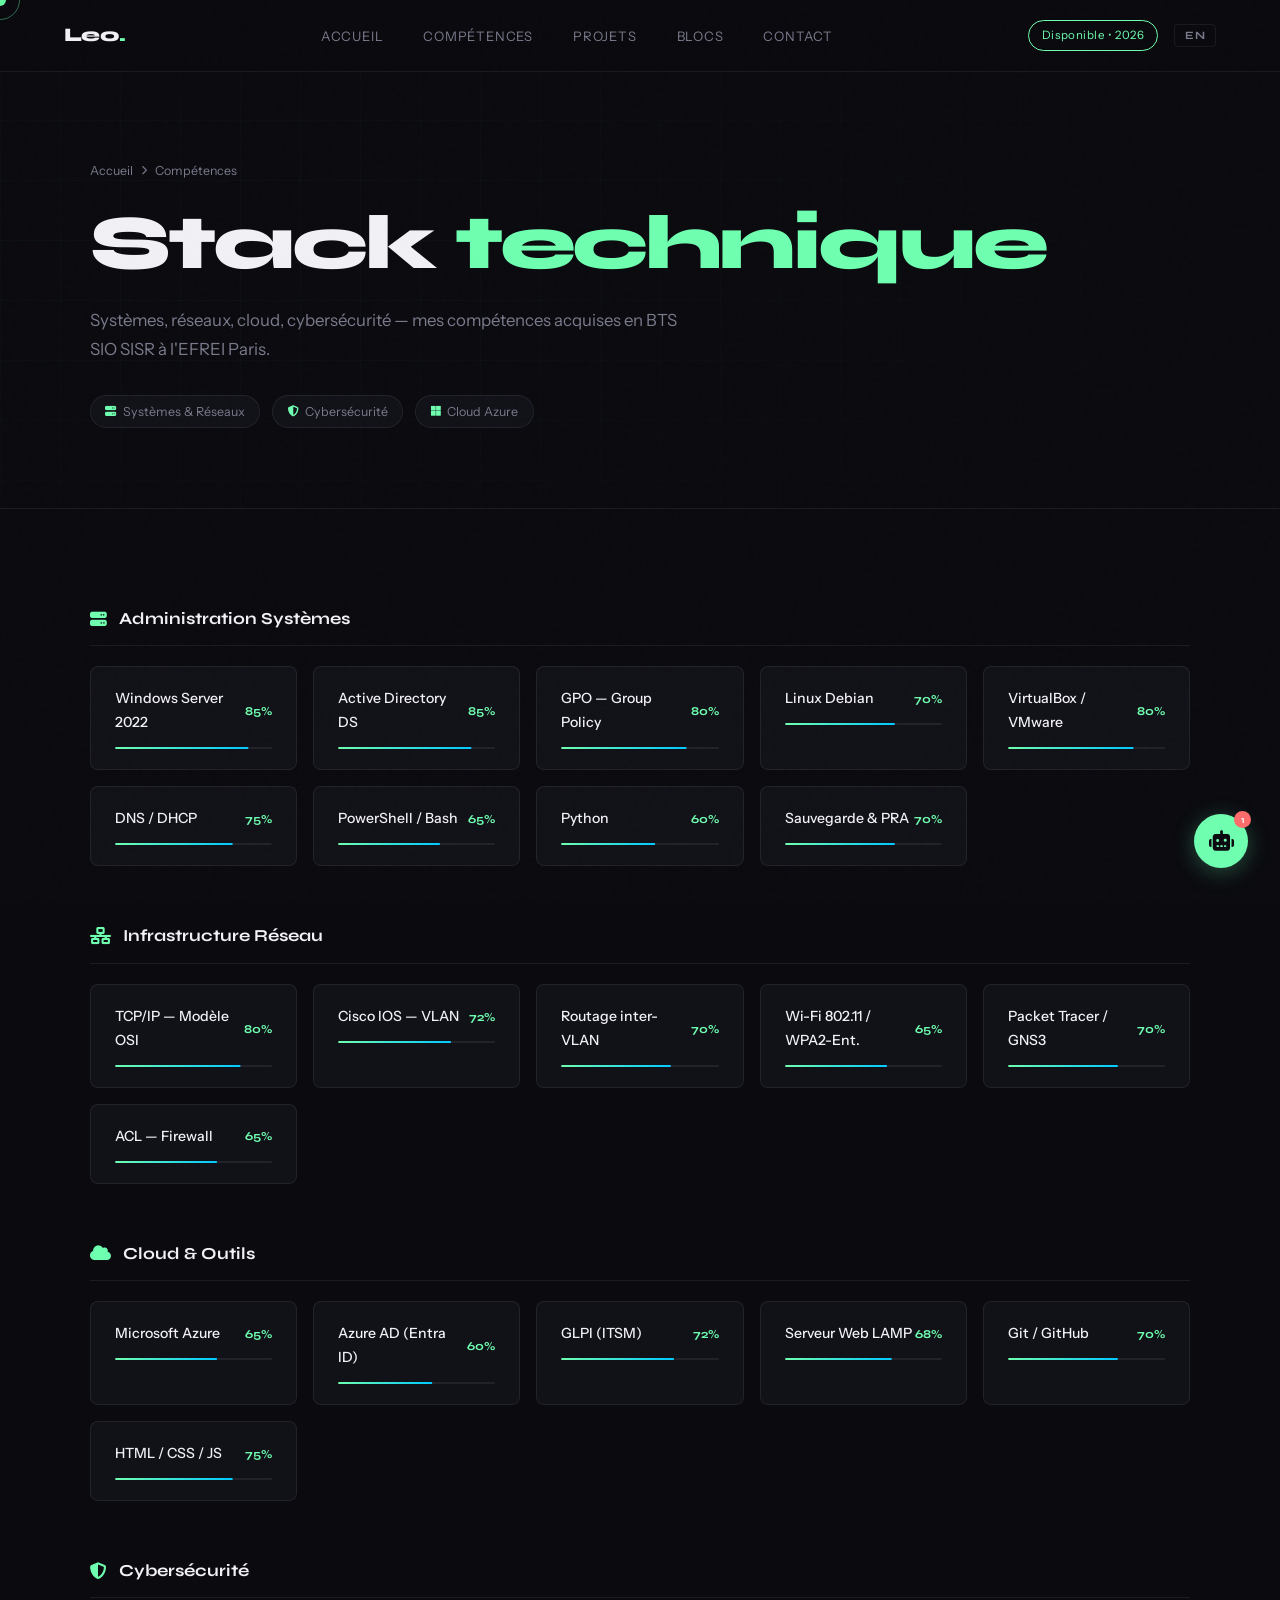
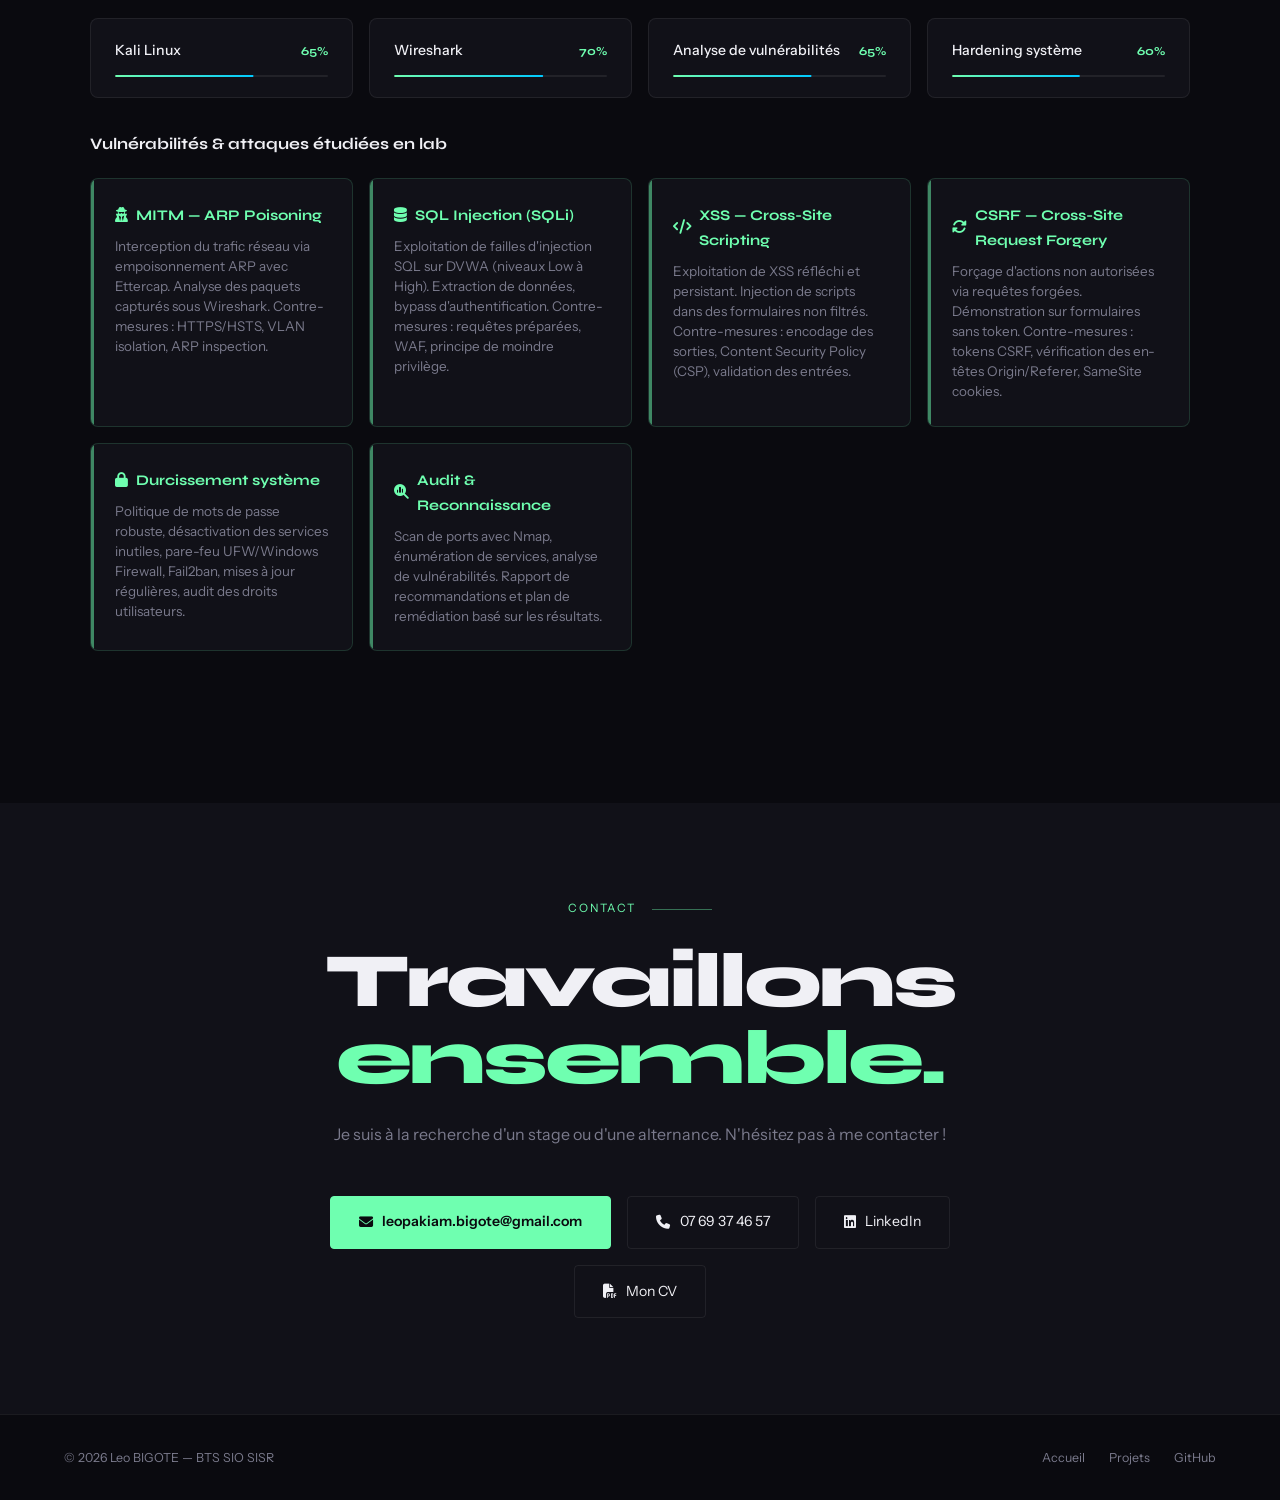
<file: competences.html>
<!DOCTYPE html>
<html lang="fr">
<head>
<meta charset="UTF-8">
<meta name="viewport" content="width=device-width, initial-scale=1.0">
<title>Compétences — Leo BIGOTE</title>
<link rel="preconnect" href="https://fonts.googleapis.com">
<link href="https://fonts.googleapis.com/css2?family=Syne:wght@400;700;800&family=Instrument+Sans:wght@400;500&display=swap" rel="stylesheet">
<link rel="stylesheet" href="https://cdnjs.cloudflare.com/ajax/libs/font-awesome/6.5.0/css/all.min.css">
<link rel="stylesheet" href="style.css">
<script async src="https://www.googletagmanager.com/gtag/js?id=G-XXXXXXXXXX"></script>
<script>window.dataLayer=window.dataLayer||[];function gtag(){dataLayer.push(arguments);}gtag('js',new Date());gtag('config','G-XXXXXXXXXX');</script>
</head>
<body>

<div id="cursor"></div>
<div id="cursor-ring"></div>

<nav>
  <a href="index.html" class="nav-logo">Leo<span>.</span></a>
  <ul class="nav-links">
    <li><a href="index.html">Accueil</a></li>
    <li><a href="competences.html" class="active">Compétences</a></li>
    <li><a href="projets.html">Projets</a></li>
    <li><a href="index.html#blocs">Blocs</a></li>
    <li><a href="index.html#contact">Contact</a></li>
  </ul>
  <div class="nav-right">
    <span class="nav-badge">Disponible • 2026</span>
    <button class="hamburger" id="hamburger" aria-label="Menu">
      <span></span><span></span><span></span>
    </button>
  </div>
</nav>
<div class="mobile-nav" id="mobile-nav">
  <a href="index.html">Accueil</a>
  <a href="competences.html">Compétences</a>
  <a href="projets.html">Projets</a>
  <a href="index.html#blocs">Blocs</a>
  <a href="index.html#contact">Contact</a>
</div>

<!-- PAGE HERO -->
<div class="page-hero">
  <div class="hero-grid-bg"></div>
  <div class="page-hero-inner">
    <div class="breadcrumb">
      <a href="index.html">Accueil</a>
      <i class="fa-solid fa-chevron-right"></i>
      <span>Compétences</span>
    </div>
    <h1 class="page-title">Stack <span>technique</span></h1>
    <p class="page-subtitle">Systèmes, réseaux, cloud, cybersécurité — mes compétences acquises en BTS SIO SISR à l'EFREI Paris.</p>
    <div class="page-meta">
      <span class="meta-badge"><i class="fa-solid fa-server"></i> Systèmes & Réseaux</span>
      <span class="meta-badge"><i class="fa-solid fa-shield-halved"></i> Cybersécurité</span>
      <span class="meta-badge"><i class="fa-brands fa-microsoft"></i> Cloud Azure</span>
    </div>
  </div>
</div>

<!-- SKILLS CONTENT -->
<section style="background: var(--bg);">
  <div class="section-inner">

    <!-- Systèmes -->
    <div class="skills-cat">
      <div class="skills-cat-title reveal"><i class="fa-solid fa-server"></i> Administration Systèmes</div>
      <div class="skills-grid">
        <div class="skill-item reveal">
          <div class="skill-header"><span class="skill-name">Windows Server 2022</span><span class="skill-pct">85%</span></div>
          <div class="skill-bar"><div class="skill-fill" data-width="0.85"></div></div>
        </div>
        <div class="skill-item reveal">
          <div class="skill-header"><span class="skill-name">Active Directory DS</span><span class="skill-pct">85%</span></div>
          <div class="skill-bar"><div class="skill-fill" data-width="0.85"></div></div>
        </div>
        <div class="skill-item reveal">
          <div class="skill-header"><span class="skill-name">GPO — Group Policy</span><span class="skill-pct">80%</span></div>
          <div class="skill-bar"><div class="skill-fill" data-width="0.80"></div></div>
        </div>
        <div class="skill-item reveal">
          <div class="skill-header"><span class="skill-name">Linux Debian</span><span class="skill-pct">70%</span></div>
          <div class="skill-bar"><div class="skill-fill" data-width="0.70"></div></div>
        </div>
        <div class="skill-item reveal">
          <div class="skill-header"><span class="skill-name">VirtualBox / VMware</span><span class="skill-pct">80%</span></div>
          <div class="skill-bar"><div class="skill-fill" data-width="0.80"></div></div>
        </div>
        <div class="skill-item reveal">
          <div class="skill-header"><span class="skill-name">DNS / DHCP</span><span class="skill-pct">75%</span></div>
          <div class="skill-bar"><div class="skill-fill" data-width="0.75"></div></div>
        </div>
        <div class="skill-item reveal">
          <div class="skill-header"><span class="skill-name">PowerShell / Bash</span><span class="skill-pct">65%</span></div>
          <div class="skill-bar"><div class="skill-fill" data-width="0.65"></div></div>
        </div>
        <div class="skill-item reveal">
          <div class="skill-header"><span class="skill-name">Python</span><span class="skill-pct">60%</span></div>
          <div class="skill-bar"><div class="skill-fill" data-width="0.60"></div></div>
        </div>
        <div class="skill-item reveal">
          <div class="skill-header"><span class="skill-name">Sauvegarde & PRA</span><span class="skill-pct">70%</span></div>
          <div class="skill-bar"><div class="skill-fill" data-width="0.70"></div></div>
        </div>
      </div>
    </div>

    <!-- Réseaux -->
    <div class="skills-cat">
      <div class="skills-cat-title reveal"><i class="fa-solid fa-network-wired"></i> Infrastructure Réseau</div>
      <div class="skills-grid">
        <div class="skill-item reveal">
          <div class="skill-header"><span class="skill-name">TCP/IP — Modèle OSI</span><span class="skill-pct">80%</span></div>
          <div class="skill-bar"><div class="skill-fill" data-width="0.80"></div></div>
        </div>
        <div class="skill-item reveal">
          <div class="skill-header"><span class="skill-name">Cisco IOS — VLAN</span><span class="skill-pct">72%</span></div>
          <div class="skill-bar"><div class="skill-fill" data-width="0.72"></div></div>
        </div>
        <div class="skill-item reveal">
          <div class="skill-header"><span class="skill-name">Routage inter-VLAN</span><span class="skill-pct">70%</span></div>
          <div class="skill-bar"><div class="skill-fill" data-width="0.70"></div></div>
        </div>
        <div class="skill-item reveal">
          <div class="skill-header"><span class="skill-name">Wi-Fi 802.11 / WPA2-Ent.</span><span class="skill-pct">65%</span></div>
          <div class="skill-bar"><div class="skill-fill" data-width="0.65"></div></div>
        </div>
        <div class="skill-item reveal">
          <div class="skill-header"><span class="skill-name">Packet Tracer / GNS3</span><span class="skill-pct">70%</span></div>
          <div class="skill-bar"><div class="skill-fill" data-width="0.70"></div></div>
        </div>
        <div class="skill-item reveal">
          <div class="skill-header"><span class="skill-name">ACL — Firewall</span><span class="skill-pct">65%</span></div>
          <div class="skill-bar"><div class="skill-fill" data-width="0.65"></div></div>
        </div>
      </div>
    </div>

    <!-- Cloud -->
    <div class="skills-cat">
      <div class="skills-cat-title reveal"><i class="fa-solid fa-cloud"></i> Cloud & Outils</div>
      <div class="skills-grid">
        <div class="skill-item reveal">
          <div class="skill-header"><span class="skill-name">Microsoft Azure</span><span class="skill-pct">65%</span></div>
          <div class="skill-bar"><div class="skill-fill" data-width="0.65"></div></div>
        </div>
        <div class="skill-item reveal">
          <div class="skill-header"><span class="skill-name">Azure AD (Entra ID)</span><span class="skill-pct">60%</span></div>
          <div class="skill-bar"><div class="skill-fill" data-width="0.60"></div></div>
        </div>
        <div class="skill-item reveal">
          <div class="skill-header"><span class="skill-name">GLPI (ITSM)</span><span class="skill-pct">72%</span></div>
          <div class="skill-bar"><div class="skill-fill" data-width="0.72"></div></div>
        </div>
        <div class="skill-item reveal">
          <div class="skill-header"><span class="skill-name">Serveur Web LAMP</span><span class="skill-pct">68%</span></div>
          <div class="skill-bar"><div class="skill-fill" data-width="0.68"></div></div>
        </div>
        <div class="skill-item reveal">
          <div class="skill-header"><span class="skill-name">Git / GitHub</span><span class="skill-pct">70%</span></div>
          <div class="skill-bar"><div class="skill-fill" data-width="0.70"></div></div>
        </div>
        <div class="skill-item reveal">
          <div class="skill-header"><span class="skill-name">HTML / CSS / JS</span><span class="skill-pct">75%</span></div>
          <div class="skill-bar"><div class="skill-fill" data-width="0.75"></div></div>
        </div>
      </div>
    </div>

    <!-- Cybersécurité -->
    <div class="skills-cat">
      <div class="skills-cat-title reveal"><i class="fa-solid fa-shield-halved"></i> Cybersécurité</div>
      <div class="skills-grid" style="margin-bottom: 2rem;">
        <div class="skill-item reveal">
          <div class="skill-header"><span class="skill-name">Kali Linux</span><span class="skill-pct">65%</span></div>
          <div class="skill-bar"><div class="skill-fill" data-width="0.65"></div></div>
        </div>
        <div class="skill-item reveal">
          <div class="skill-header"><span class="skill-name">Wireshark</span><span class="skill-pct">70%</span></div>
          <div class="skill-bar"><div class="skill-fill" data-width="0.70"></div></div>
        </div>
        <div class="skill-item reveal">
          <div class="skill-header"><span class="skill-name">Analyse de vulnérabilités</span><span class="skill-pct">65%</span></div>
          <div class="skill-bar"><div class="skill-fill" data-width="0.65"></div></div>
        </div>
        <div class="skill-item reveal">
          <div class="skill-header"><span class="skill-name">Hardening système</span><span class="skill-pct">60%</span></div>
          <div class="skill-bar"><div class="skill-fill" data-width="0.60"></div></div>
        </div>
      </div>

      <h3 style="font-family:var(--font-display);font-size:1rem;color:var(--text);margin-bottom:1.25rem;font-weight:700;">Vulnérabilités & attaques étudiées en lab</h3>
      <div class="cybersecu-grid">
        <div class="cybersecu-card reveal">
          <h4><i class="fa-solid fa-user-secret"></i> MITM — ARP Poisoning</h4>
          <p>Interception du trafic réseau via empoisonnement ARP avec Ettercap. Analyse des paquets capturés sous Wireshark. Contre-mesures : HTTPS/HSTS, VLAN isolation, ARP inspection.</p>
        </div>
        <div class="cybersecu-card reveal">
          <h4><i class="fa-solid fa-database"></i> SQL Injection (SQLi)</h4>
          <p>Exploitation de failles d'injection SQL sur DVWA (niveaux Low à High). Extraction de données, bypass d'authentification. Contre-mesures : requêtes préparées, WAF, principe de moindre privilège.</p>
        </div>
        <div class="cybersecu-card reveal">
          <h4><i class="fa-solid fa-code"></i> XSS — Cross-Site Scripting</h4>
          <p>Exploitation de XSS réfléchi et persistant. Injection de scripts dans des formulaires non filtrés. Contre-mesures : encodage des sorties, Content Security Policy (CSP), validation des entrées.</p>
        </div>
        <div class="cybersecu-card reveal">
          <h4><i class="fa-solid fa-rotate"></i> CSRF — Cross-Site Request Forgery</h4>
          <p>Forçage d'actions non autorisées via requêtes forgées. Démonstration sur formulaires sans token. Contre-mesures : tokens CSRF, vérification des en-têtes Origin/Referer, SameSite cookies.</p>
        </div>
        <div class="cybersecu-card reveal">
          <h4><i class="fa-solid fa-lock"></i> Durcissement système</h4>
          <p>Politique de mots de passe robuste, désactivation des services inutiles, pare-feu UFW/Windows Firewall, Fail2ban, mises à jour régulières, audit des droits utilisateurs.</p>
        </div>
        <div class="cybersecu-card reveal">
          <h4><i class="fa-solid fa-magnifying-glass-chart"></i> Audit & Reconnaissance</h4>
          <p>Scan de ports avec Nmap, énumération de services, analyse de vulnérabilités. Rapport de recommandations et plan de remédiation basé sur les résultats.</p>
        </div>
      </div>
    </div>

  </div>
</section>

<!-- CONTACT CTA -->
<section id="contact">
  <div class="contact-inner">
    <div class="section-label" style="justify-content:center;">Contact</div>
    <h2 class="contact-title">Travaillons<br><span>ensemble.</span></h2>
    <p class="contact-sub">Je suis à la recherche d'un stage ou d'une alternance. N'hésitez pas à me contacter !</p>
    <div class="contact-links">
      <a href="mailto:leopakiam.bigote@gmail.com" class="contact-link primary"><i class="fa-solid fa-envelope"></i> leopakiam.bigote@gmail.com</a>
      <a href="tel:0769374657" class="contact-link"><i class="fa-solid fa-phone"></i> 07 69 37 46 57</a>
      <a href="https://www.linkedin.com/in/leo-bigote/" target="_blank" class="contact-link"><i class="fa-brands fa-linkedin"></i> LinkedIn</a>
      <a href="viewer.html?doc=cv" target="_blank" class="contact-link"><i class="fa-solid fa-file-pdf"></i> Mon CV</a>
    </div>
  </div>
</section>

<footer>
  <span>© 2026 Leo BIGOTE — BTS SIO SISR</span>
  <div class="footer-links">
    <a href="index.html">Accueil</a>
    <a href="projets.html">Projets</a>
    <a href="https://github.com/Leo121205" target="_blank">GitHub</a>
  </div>
</footer>

<script src="main.js"></script>
<script src="i18n.js"></script>
<script src="chatbot.js"></script>
</body>
</html>
</file>
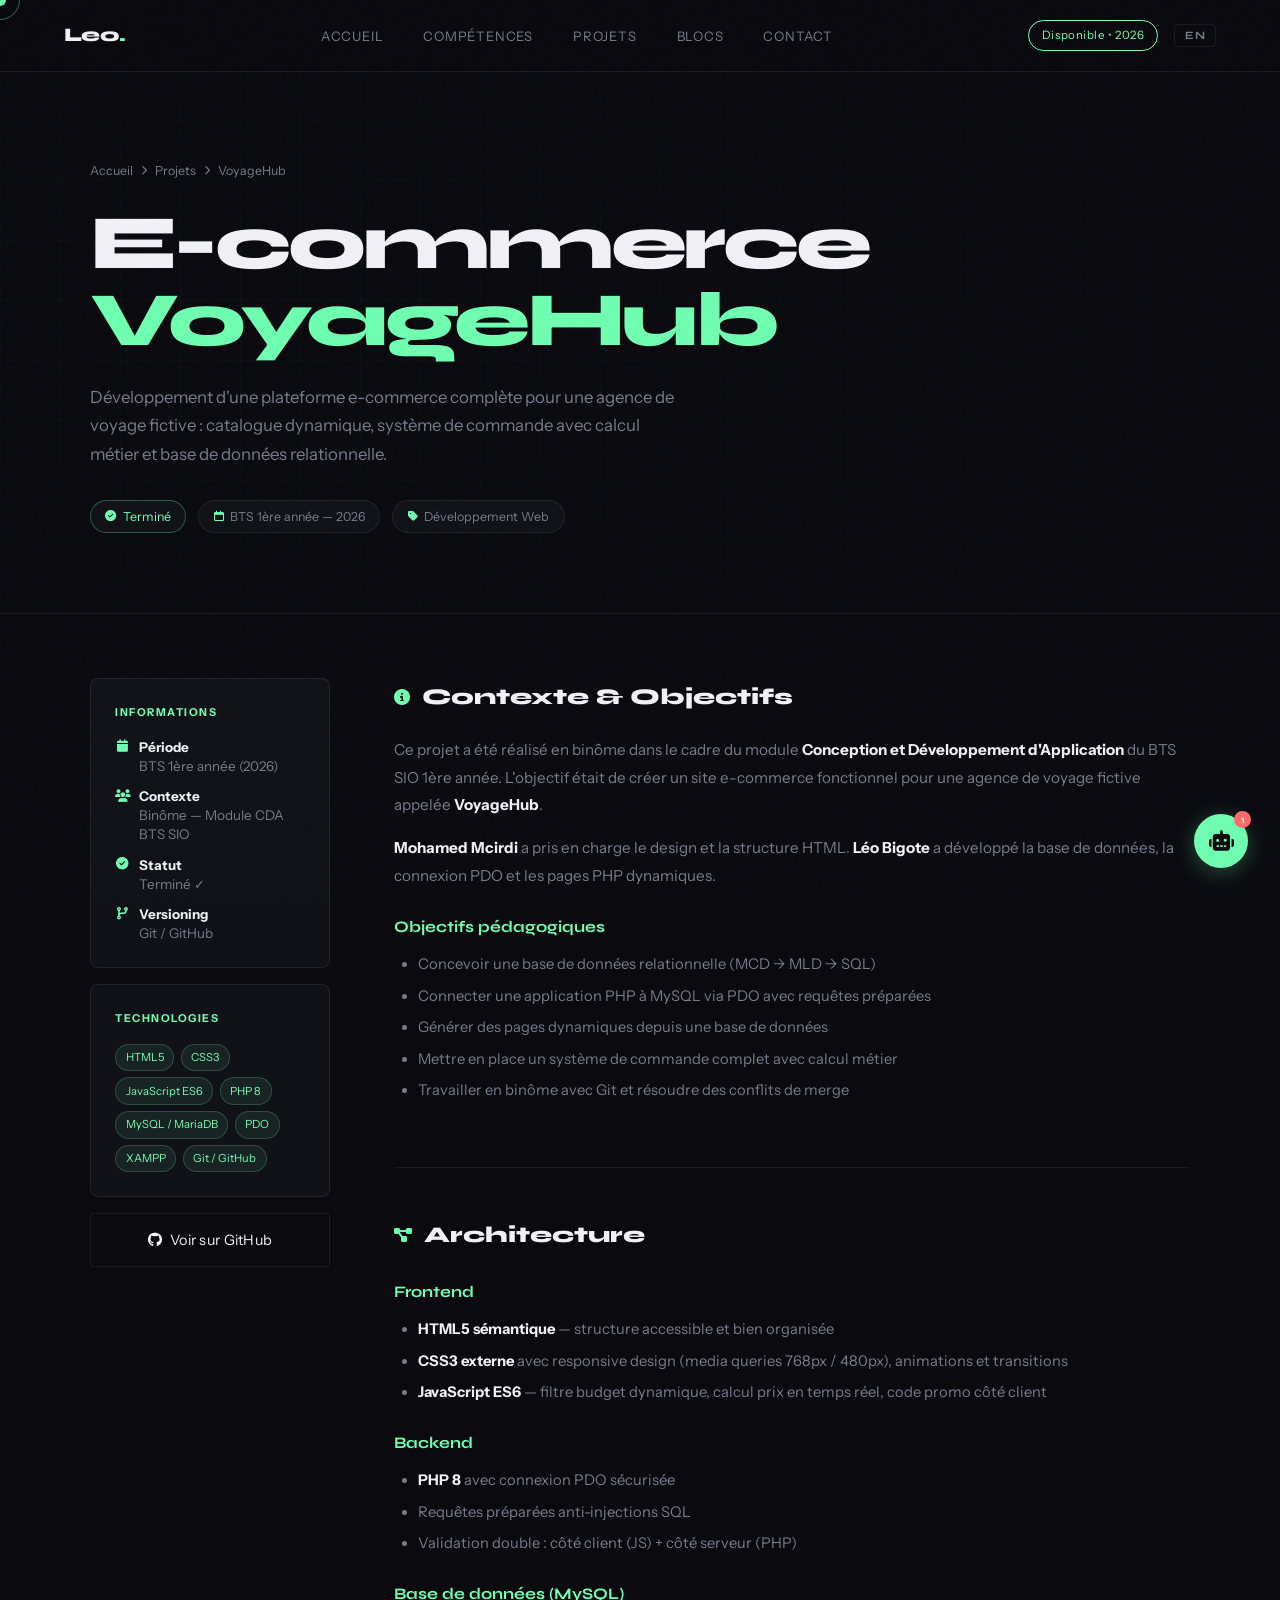
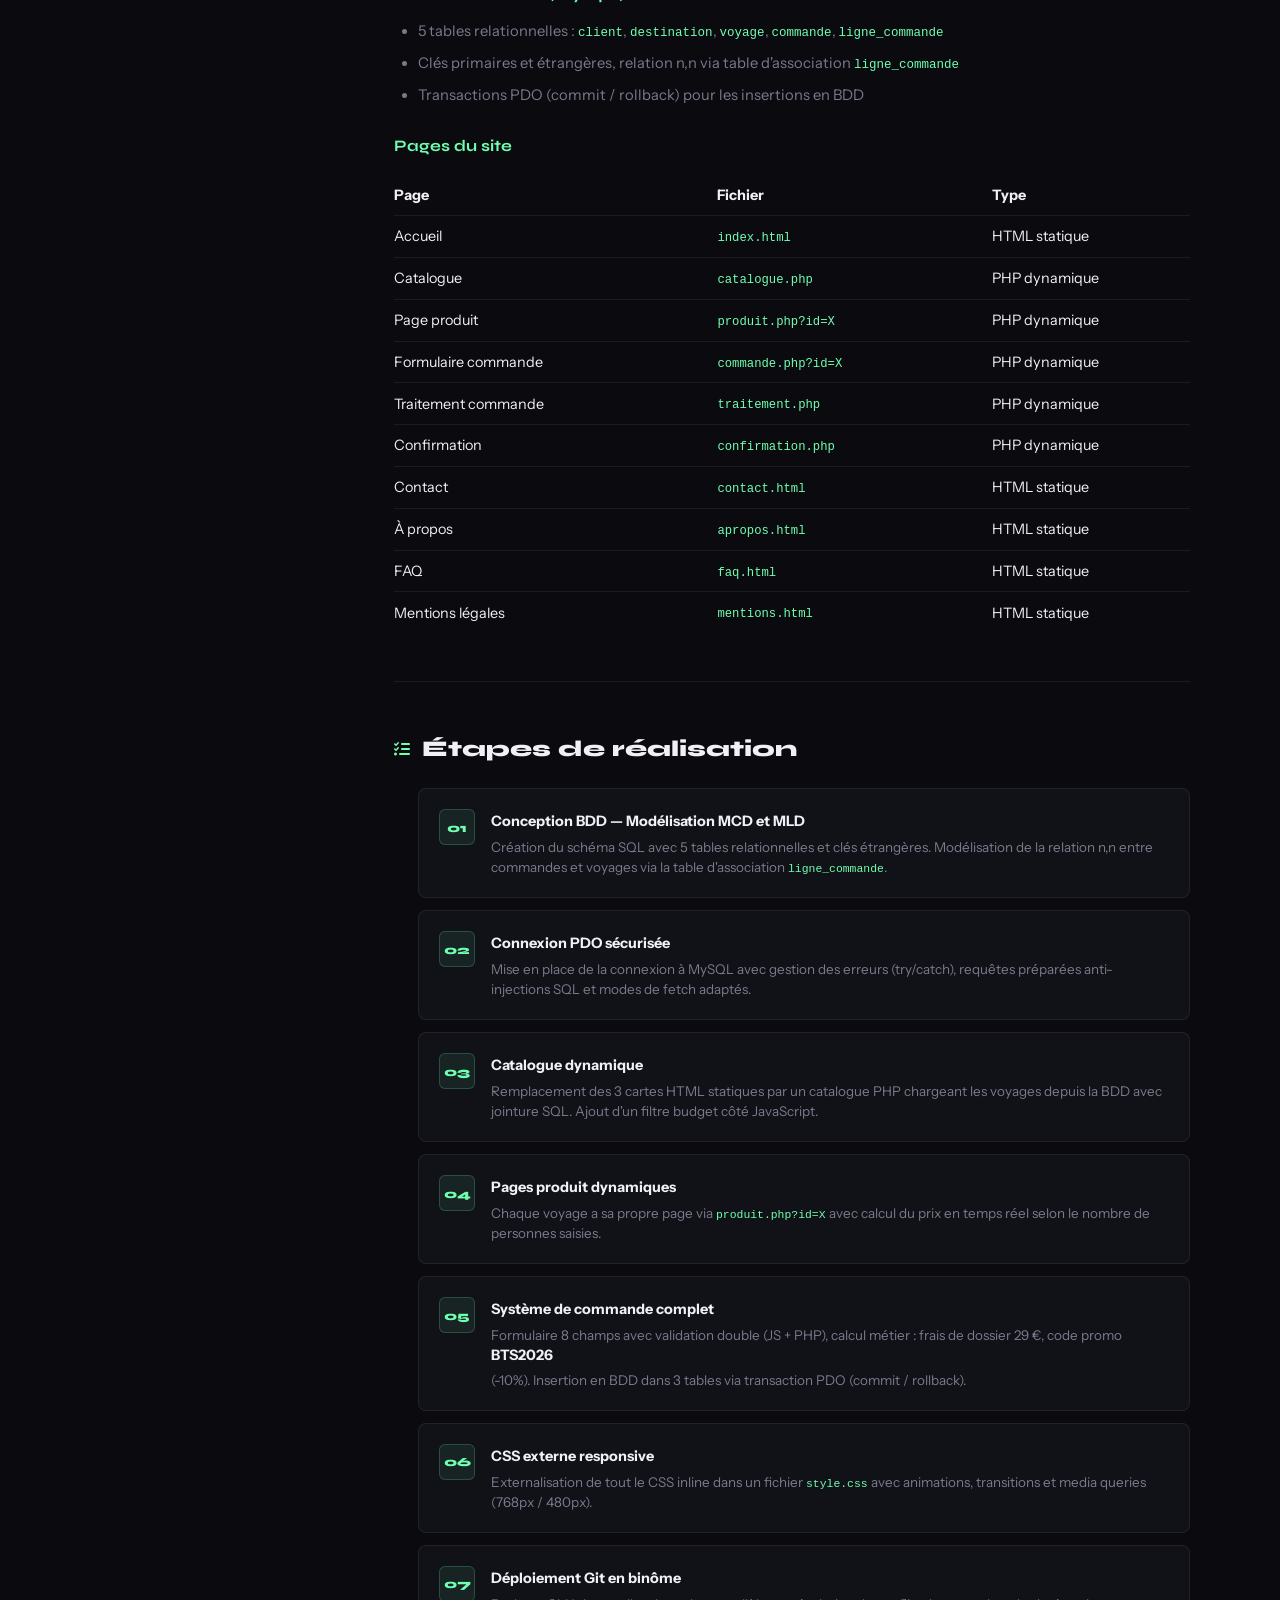
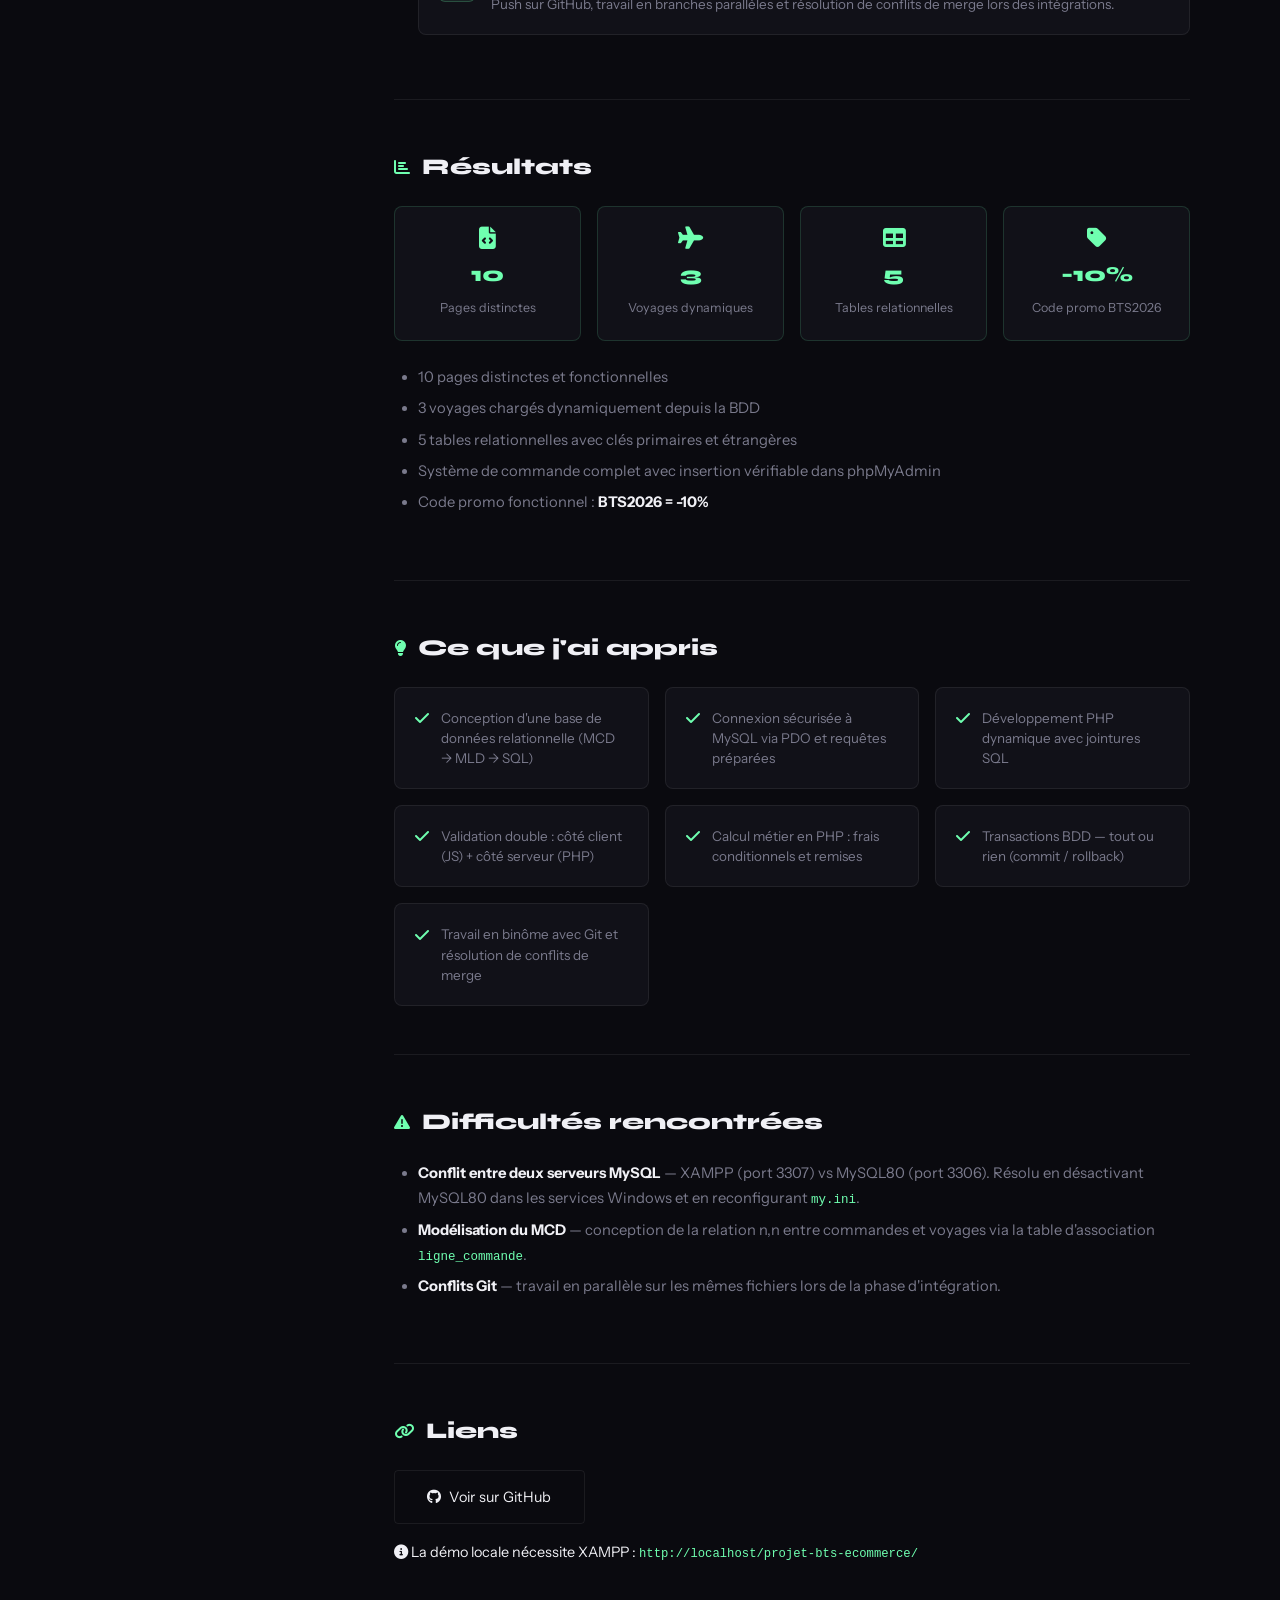
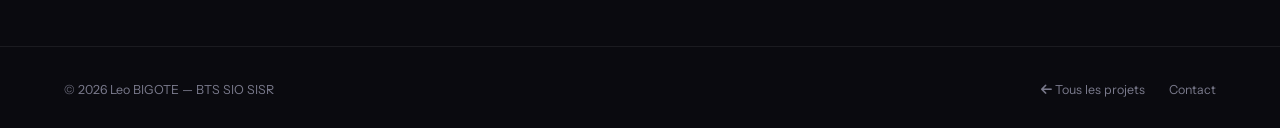
<file: ecommerce.html>
<!DOCTYPE html>
<html lang="fr">
<head>
<meta charset="UTF-8">
<meta name="viewport" content="width=device-width, initial-scale=1.0">
<title>E-commerce VoyageHub — Leo BIGOTE</title>
<link rel="preconnect" href="https://fonts.googleapis.com">
<link href="https://fonts.googleapis.com/css2?family=Syne:wght@400;700;800&family=Instrument+Sans:wght@400;500&display=swap" rel="stylesheet">
<link rel="stylesheet" href="https://cdnjs.cloudflare.com/ajax/libs/font-awesome/6.5.0/css/all.min.css">
<link rel="stylesheet" href="style.css">
<script async src="https://www.googletagmanager.com/gtag/js?id=G-XXXXXXXXXX"></script>
<script>window.dataLayer=window.dataLayer||[];function gtag(){dataLayer.push(arguments);}gtag('js',new Date());gtag('config','G-XXXXXXXXXX');</script>
</head>
<body>
<div id="cursor"></div>
<div id="cursor-ring"></div>
<nav>
  <a href="index.html" class="nav-logo">Leo<span>.</span></a>
  <ul class="nav-links">
    <li><a href="index.html">Accueil</a></li>
    <li><a href="competences.html">Compétences</a></li>
    <li><a href="projets.html" class="active">Projets</a></li>
    <li><a href="index.html#blocs">Blocs</a></li>
    <li><a href="index.html#contact">Contact</a></li>
  </ul>
  <div class="nav-right">
    <span class="nav-badge">Disponible • 2026</span>
    <button class="hamburger" id="hamburger" aria-label="Menu"><span></span><span></span><span></span></button>
  </div>
</nav>
<div class="mobile-nav" id="mobile-nav">
  <a href="index.html">Accueil</a>
  <a href="competences.html">Compétences</a>
  <a href="projets.html">Projets</a>
  <a href="index.html#blocs">Blocs</a>
  <a href="index.html#contact">Contact</a>
</div>

<div class="page-hero">
  <div class="hero-grid-bg"></div>
  <div class="page-hero-inner">
    <div class="breadcrumb">
      <a href="index.html">Accueil</a>
      <i class="fa-solid fa-chevron-right"></i>
      <a href="projets.html">Projets</a>
      <i class="fa-solid fa-chevron-right"></i>
      <span>VoyageHub</span>
    </div>
    <h1 class="page-title">E-commerce <span>VoyageHub</span></h1>
    <p class="page-subtitle">Développement d'une plateforme e-commerce complète pour une agence de voyage fictive : catalogue dynamique, système de commande avec calcul métier et base de données relationnelle.</p>
    <div class="page-meta">
      <span class="meta-badge done"><i class="fa-solid fa-circle-check"></i> Terminé</span>
      <span class="meta-badge"><i class="fa-regular fa-calendar"></i> BTS 1ère année — 2026</span>
      <span class="meta-badge"><i class="fa-solid fa-tag"></i> Développement Web</span>
    </div>
  </div>
</div>

<div class="report-wrapper">
  <div class="report-inner">

    <!-- SIDEBAR -->
    <aside class="report-sidebar">
      <div class="sidebar-card">
        <h5>Informations</h5>
        <div class="sidebar-info-item">
          <i class="fa-solid fa-calendar"></i>
          <span><strong>Période</strong>BTS 1ère année (2026)</span>
        </div>
        <div class="sidebar-info-item">
          <i class="fa-solid fa-users"></i>
          <span><strong>Contexte</strong>Binôme — Module CDA BTS SIO</span>
        </div>
        <div class="sidebar-info-item">
          <i class="fa-solid fa-circle-check"></i>
          <span><strong>Statut</strong>Terminé ✓</span>
        </div>
        <div class="sidebar-info-item">
          <i class="fa-solid fa-code-branch"></i>
          <span><strong>Versioning</strong>Git / GitHub</span>
        </div>
      </div>
      <div class="sidebar-card">
        <h5>Technologies</h5>
        <div class="sidebar-techs">
          <span class="sidebar-tech">HTML5</span>
          <span class="sidebar-tech">CSS3</span>
          <span class="sidebar-tech">JavaScript ES6</span>
          <span class="sidebar-tech">PHP 8</span>
          <span class="sidebar-tech">MySQL / MariaDB</span>
          <span class="sidebar-tech">PDO</span>
          <span class="sidebar-tech">XAMPP</span>
          <span class="sidebar-tech">Git / GitHub</span>
        </div>
      </div>
      <a href="https://github.com/mohamedmcirdi/projet-bts-ecommerce" class="btn-outline" style="width:100%;justify-content:center;margin-bottom:0.75rem;" target="_blank">
        <i class="fa-brands fa-github"></i> Voir sur GitHub
      </a>
    </aside>

    <!-- CONTENT -->
    <div class="report-content">

      <div class="report-section">
        <h2><i class="fa-solid fa-circle-info"></i> Contexte & Objectifs</h2>
        <p>Ce projet a été réalisé en binôme dans le cadre du module <strong>Conception et Développement d'Application</strong> du BTS SIO 1ère année. L'objectif était de créer un site e-commerce fonctionnel pour une agence de voyage fictive appelée <strong>VoyageHub</strong>.</p>
        <p><strong>Mohamed Mcirdi</strong> a pris en charge le design et la structure HTML. <strong>Léo Bigote</strong> a développé la base de données, la connexion PDO et les pages PHP dynamiques.</p>
        <h3>Objectifs pédagogiques</h3>
        <ul>
          <li>Concevoir une base de données relationnelle (MCD → MLD → SQL)</li>
          <li>Connecter une application PHP à MySQL via PDO avec requêtes préparées</li>
          <li>Générer des pages dynamiques depuis une base de données</li>
          <li>Mettre en place un système de commande complet avec calcul métier</li>
          <li>Travailler en binôme avec Git et résoudre des conflits de merge</li>
        </ul>
      </div>

      <div class="report-section">
        <h2><i class="fa-solid fa-diagram-project"></i> Architecture</h2>
        <h3>Frontend</h3>
        <ul>
          <li><strong>HTML5 sémantique</strong> — structure accessible et bien organisée</li>
          <li><strong>CSS3 externe</strong> avec responsive design (media queries 768px / 480px), animations et transitions</li>
          <li><strong>JavaScript ES6</strong> — filtre budget dynamique, calcul prix en temps réel, code promo côté client</li>
        </ul>
        <h3>Backend</h3>
        <ul>
          <li><strong>PHP 8</strong> avec connexion PDO sécurisée</li>
          <li>Requêtes préparées anti-injections SQL</li>
          <li>Validation double : côté client (JS) + côté serveur (PHP)</li>
        </ul>
        <h3>Base de données (MySQL)</h3>
        <ul>
          <li>5 tables relationnelles : <code style="color:var(--accent);font-size:0.85em;">client</code>, <code style="color:var(--accent);font-size:0.85em;">destination</code>, <code style="color:var(--accent);font-size:0.85em;">voyage</code>, <code style="color:var(--accent);font-size:0.85em;">commande</code>, <code style="color:var(--accent);font-size:0.85em;">ligne_commande</code></li>
          <li>Clés primaires et étrangères, relation n,n via table d'association <code style="color:var(--accent);font-size:0.85em;">ligne_commande</code></li>
          <li>Transactions PDO (commit / rollback) pour les insertions en BDD</li>
        </ul>
        <h3>Pages du site</h3>
        <div style="overflow-x:auto; margin-top:1rem;">
          <table style="width:100%; border-collapse:collapse; font-size:0.9rem;">
            <thead>
              <tr style="border-bottom:1px solid var(--border); color:var(--text-muted);">
                <th style="text-align:left; padding:0.5rem 1rem 0.5rem 0;">Page</th>
                <th style="text-align:left; padding:0.5rem 1rem;">Fichier</th>
                <th style="text-align:left; padding:0.5rem 0;">Type</th>
              </tr>
            </thead>
            <tbody>
              <tr style="border-bottom:1px solid var(--border);"><td style="padding:0.5rem 1rem 0.5rem 0;">Accueil</td><td style="padding:0.5rem 1rem;"><code style="color:var(--accent);font-size:0.85em;">index.html</code></td><td style="padding:0.5rem 0;">HTML statique</td></tr>
              <tr style="border-bottom:1px solid var(--border);"><td style="padding:0.5rem 1rem 0.5rem 0;">Catalogue</td><td style="padding:0.5rem 1rem;"><code style="color:var(--accent);font-size:0.85em;">catalogue.php</code></td><td style="padding:0.5rem 0;">PHP dynamique</td></tr>
              <tr style="border-bottom:1px solid var(--border);"><td style="padding:0.5rem 1rem 0.5rem 0;">Page produit</td><td style="padding:0.5rem 1rem;"><code style="color:var(--accent);font-size:0.85em;">produit.php?id=X</code></td><td style="padding:0.5rem 0;">PHP dynamique</td></tr>
              <tr style="border-bottom:1px solid var(--border);"><td style="padding:0.5rem 1rem 0.5rem 0;">Formulaire commande</td><td style="padding:0.5rem 1rem;"><code style="color:var(--accent);font-size:0.85em;">commande.php?id=X</code></td><td style="padding:0.5rem 0;">PHP dynamique</td></tr>
              <tr style="border-bottom:1px solid var(--border);"><td style="padding:0.5rem 1rem 0.5rem 0;">Traitement commande</td><td style="padding:0.5rem 1rem;"><code style="color:var(--accent);font-size:0.85em;">traitement.php</code></td><td style="padding:0.5rem 0;">PHP dynamique</td></tr>
              <tr style="border-bottom:1px solid var(--border);"><td style="padding:0.5rem 1rem 0.5rem 0;">Confirmation</td><td style="padding:0.5rem 1rem;"><code style="color:var(--accent);font-size:0.85em;">confirmation.php</code></td><td style="padding:0.5rem 0;">PHP dynamique</td></tr>
              <tr style="border-bottom:1px solid var(--border);"><td style="padding:0.5rem 1rem 0.5rem 0;">Contact</td><td style="padding:0.5rem 1rem;"><code style="color:var(--accent);font-size:0.85em;">contact.html</code></td><td style="padding:0.5rem 0;">HTML statique</td></tr>
              <tr style="border-bottom:1px solid var(--border);"><td style="padding:0.5rem 1rem 0.5rem 0;">À propos</td><td style="padding:0.5rem 1rem;"><code style="color:var(--accent);font-size:0.85em;">apropos.html</code></td><td style="padding:0.5rem 0;">HTML statique</td></tr>
              <tr style="border-bottom:1px solid var(--border);"><td style="padding:0.5rem 1rem 0.5rem 0;">FAQ</td><td style="padding:0.5rem 1rem;"><code style="color:var(--accent);font-size:0.85em;">faq.html</code></td><td style="padding:0.5rem 0;">HTML statique</td></tr>
              <tr><td style="padding:0.5rem 1rem 0.5rem 0;">Mentions légales</td><td style="padding:0.5rem 1rem;"><code style="color:var(--accent);font-size:0.85em;">mentions.html</code></td><td style="padding:0.5rem 0;">HTML statique</td></tr>
            </tbody>
          </table>
        </div>
      </div>

      <div class="report-section">
        <h2><i class="fa-solid fa-list-check"></i> Étapes de réalisation</h2>
        <ol class="step-list">
          <li>
            <div class="step-content">
              <strong>Conception BDD — Modélisation MCD et MLD</strong>
              <p>Création du schéma SQL avec 5 tables relationnelles et clés étrangères. Modélisation de la relation n,n entre commandes et voyages via la table d'association <code style="color:var(--accent);font-size:0.85em;">ligne_commande</code>.</p>
            </div>
          </li>
          <li>
            <div class="step-content">
              <strong>Connexion PDO sécurisée</strong>
              <p>Mise en place de la connexion à MySQL avec gestion des erreurs (try/catch), requêtes préparées anti-injections SQL et modes de fetch adaptés.</p>
            </div>
          </li>
          <li>
            <div class="step-content">
              <strong>Catalogue dynamique</strong>
              <p>Remplacement des 3 cartes HTML statiques par un catalogue PHP chargeant les voyages depuis la BDD avec jointure SQL. Ajout d'un filtre budget côté JavaScript.</p>
            </div>
          </li>
          <li>
            <div class="step-content">
              <strong>Pages produit dynamiques</strong>
              <p>Chaque voyage a sa propre page via <code style="color:var(--accent);font-size:0.85em;">produit.php?id=X</code> avec calcul du prix en temps réel selon le nombre de personnes saisies.</p>
            </div>
          </li>
          <li>
            <div class="step-content">
              <strong>Système de commande complet</strong>
              <p>Formulaire 8 champs avec validation double (JS + PHP), calcul métier : frais de dossier 29 €, code promo <strong>BTS2026</strong> (-10%). Insertion en BDD dans 3 tables via transaction PDO (commit / rollback).</p>
            </div>
          </li>
          <li>
            <div class="step-content">
              <strong>CSS externe responsive</strong>
              <p>Externalisation de tout le CSS inline dans un fichier <code style="color:var(--accent);font-size:0.85em;">style.css</code> avec animations, transitions et media queries (768px / 480px).</p>
            </div>
          </li>
          <li>
            <div class="step-content">
              <strong>Déploiement Git en binôme</strong>
              <p>Push sur GitHub, travail en branches parallèles et résolution de conflits de merge lors des intégrations.</p>
            </div>
          </li>
        </ol>
      </div>

      <div class="report-section">
        <h2><i class="fa-solid fa-chart-bar"></i> Résultats</h2>
        <div class="result-grid">
          <div class="result-card">
            <i class="fa-solid fa-file-code"></i>
            <strong>10</strong>
            <span>Pages distinctes</span>
          </div>
          <div class="result-card">
            <i class="fa-solid fa-plane"></i>
            <strong>3</strong>
            <span>Voyages dynamiques</span>
          </div>
          <div class="result-card">
            <i class="fa-solid fa-table"></i>
            <strong>5</strong>
            <span>Tables relationnelles</span>
          </div>
          <div class="result-card">
            <i class="fa-solid fa-tag"></i>
            <strong>-10%</strong>
            <span>Code promo BTS2026</span>
          </div>
        </div>
        <ul style="margin-top:1.5rem;">
          <li>10 pages distinctes et fonctionnelles</li>
          <li>3 voyages chargés dynamiquement depuis la BDD</li>
          <li>5 tables relationnelles avec clés primaires et étrangères</li>
          <li>Système de commande complet avec insertion vérifiable dans phpMyAdmin</li>
          <li>Code promo fonctionnel : <strong>BTS2026 = -10%</strong></li>
        </ul>
      </div>

      <div class="report-section">
        <h2><i class="fa-solid fa-lightbulb"></i> Ce que j'ai appris</h2>
        <div class="learned-grid">
          <div class="learned-item">
            <i class="fa-solid fa-check"></i>
            <p>Conception d'une base de données relationnelle (MCD → MLD → SQL)</p>
          </div>
          <div class="learned-item">
            <i class="fa-solid fa-check"></i>
            <p>Connexion sécurisée à MySQL via PDO et requêtes préparées</p>
          </div>
          <div class="learned-item">
            <i class="fa-solid fa-check"></i>
            <p>Développement PHP dynamique avec jointures SQL</p>
          </div>
          <div class="learned-item">
            <i class="fa-solid fa-check"></i>
            <p>Validation double : côté client (JS) + côté serveur (PHP)</p>
          </div>
          <div class="learned-item">
            <i class="fa-solid fa-check"></i>
            <p>Calcul métier en PHP : frais conditionnels et remises</p>
          </div>
          <div class="learned-item">
            <i class="fa-solid fa-check"></i>
            <p>Transactions BDD — tout ou rien (commit / rollback)</p>
          </div>
          <div class="learned-item">
            <i class="fa-solid fa-check"></i>
            <p>Travail en binôme avec Git et résolution de conflits de merge</p>
          </div>
        </div>
      </div>

      <div class="report-section">
        <h2><i class="fa-solid fa-triangle-exclamation"></i> Difficultés rencontrées</h2>
        <ul>
          <li><strong>Conflit entre deux serveurs MySQL</strong> — XAMPP (port 3307) vs MySQL80 (port 3306). Résolu en désactivant MySQL80 dans les services Windows et en reconfigurant <code style="color:var(--accent);font-size:0.85em;">my.ini</code>.</li>
          <li><strong>Modélisation du MCD</strong> — conception de la relation n,n entre commandes et voyages via la table d'association <code style="color:var(--accent);font-size:0.85em;">ligne_commande</code>.</li>
          <li><strong>Conflits Git</strong> — travail en parallèle sur les mêmes fichiers lors de la phase d'intégration.</li>
        </ul>
      </div>

      <div class="report-section">
        <h2><i class="fa-solid fa-link"></i> Liens</h2>
        <div style="display:flex; gap:1rem; flex-wrap:wrap;">
          <a href="https://github.com/mohamedmcirdi/projet-bts-ecommerce" class="btn-outline" target="_blank">
            <i class="fa-brands fa-github"></i> Voir sur GitHub
          </a>
        </div>
        <p style="margin-top:1rem; color:var(--text-muted); font-size:0.9rem;"><i class="fa-solid fa-circle-info"></i> La démo locale nécessite XAMPP : <code style="color:var(--accent);font-size:0.85em;">http://localhost/projet-bts-ecommerce/</code></p>
      </div>

    </div>
  </div>
</div>

<footer>
  <span>© 2026 Leo BIGOTE — BTS SIO SISR</span>
  <div class="footer-links">
    <a href="projets.html"><i class="fa-solid fa-arrow-left"></i> Tous les projets</a>
    <a href="index.html#contact">Contact</a>
  </div>
</footer>
<script src="main.js"></script>
<script src="i18n.js"></script>
<script src="chatbot.js"></script>
</body>
</html>
</file>
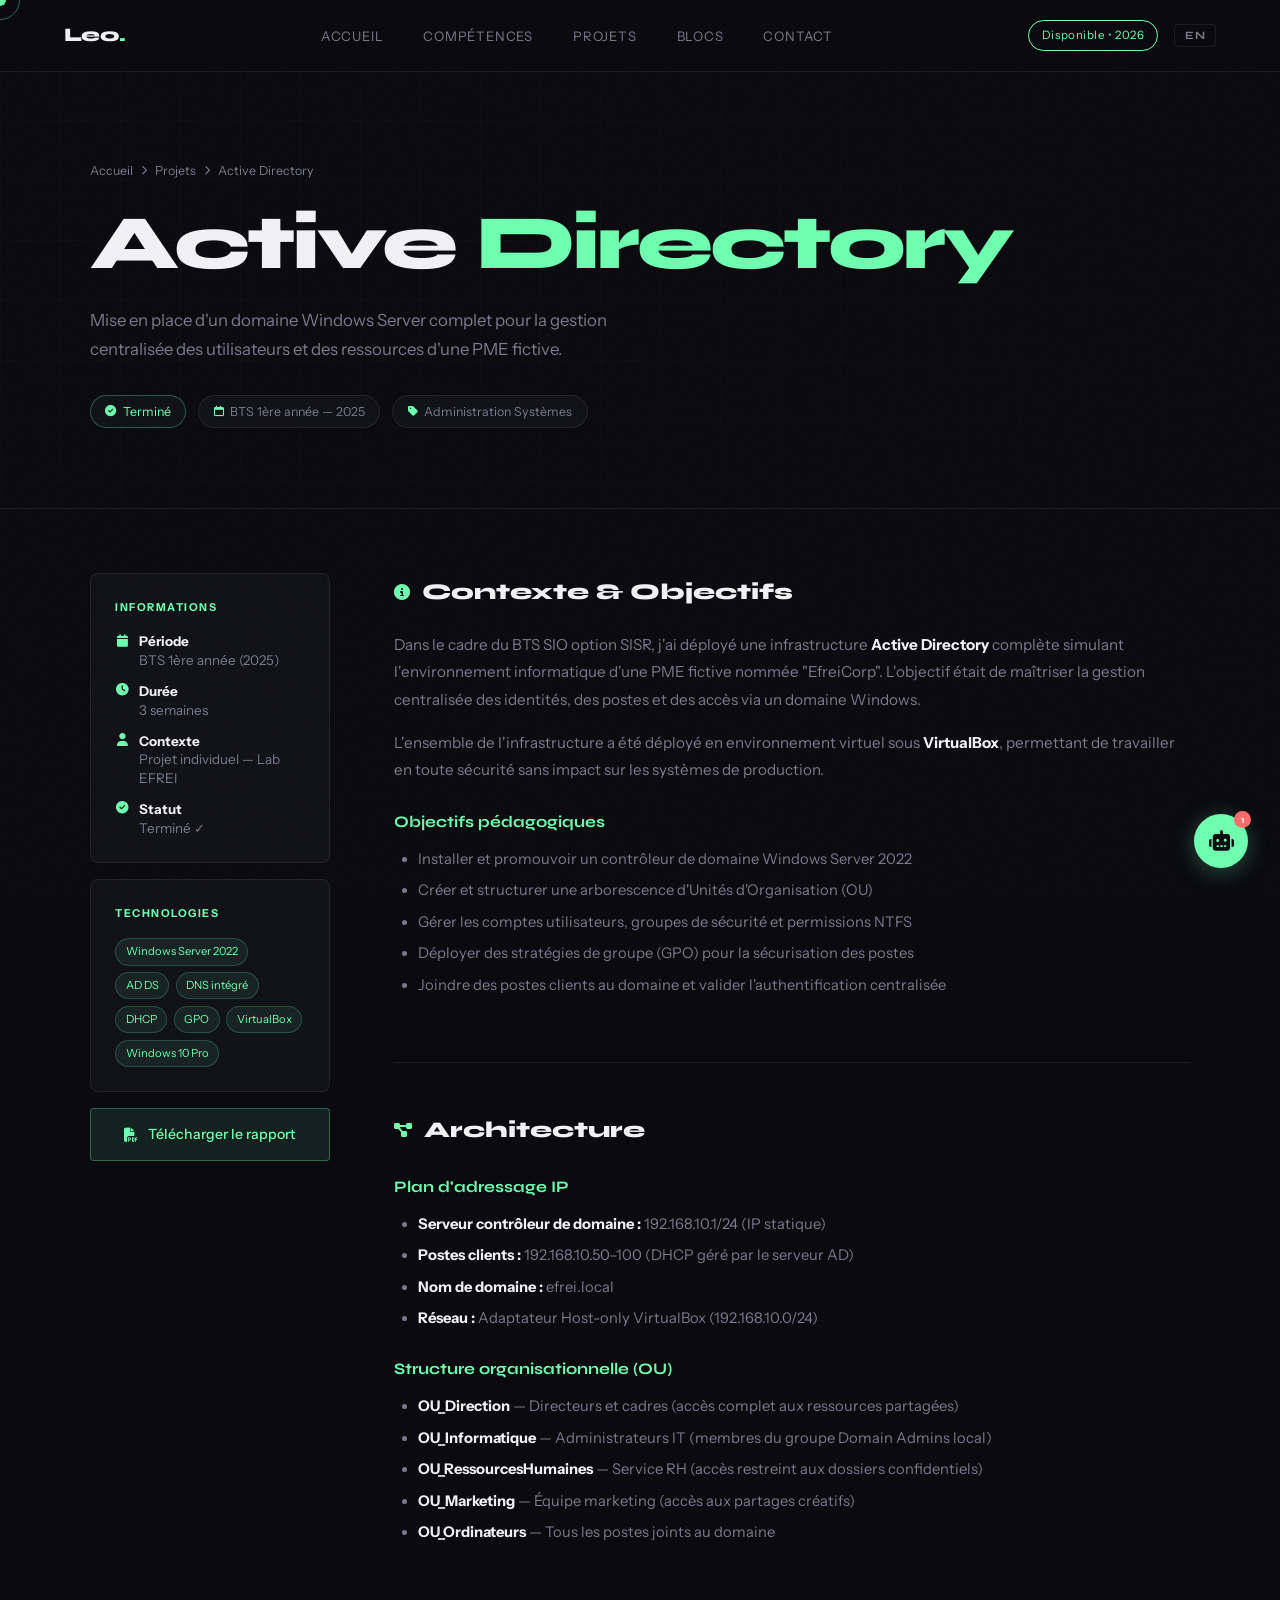
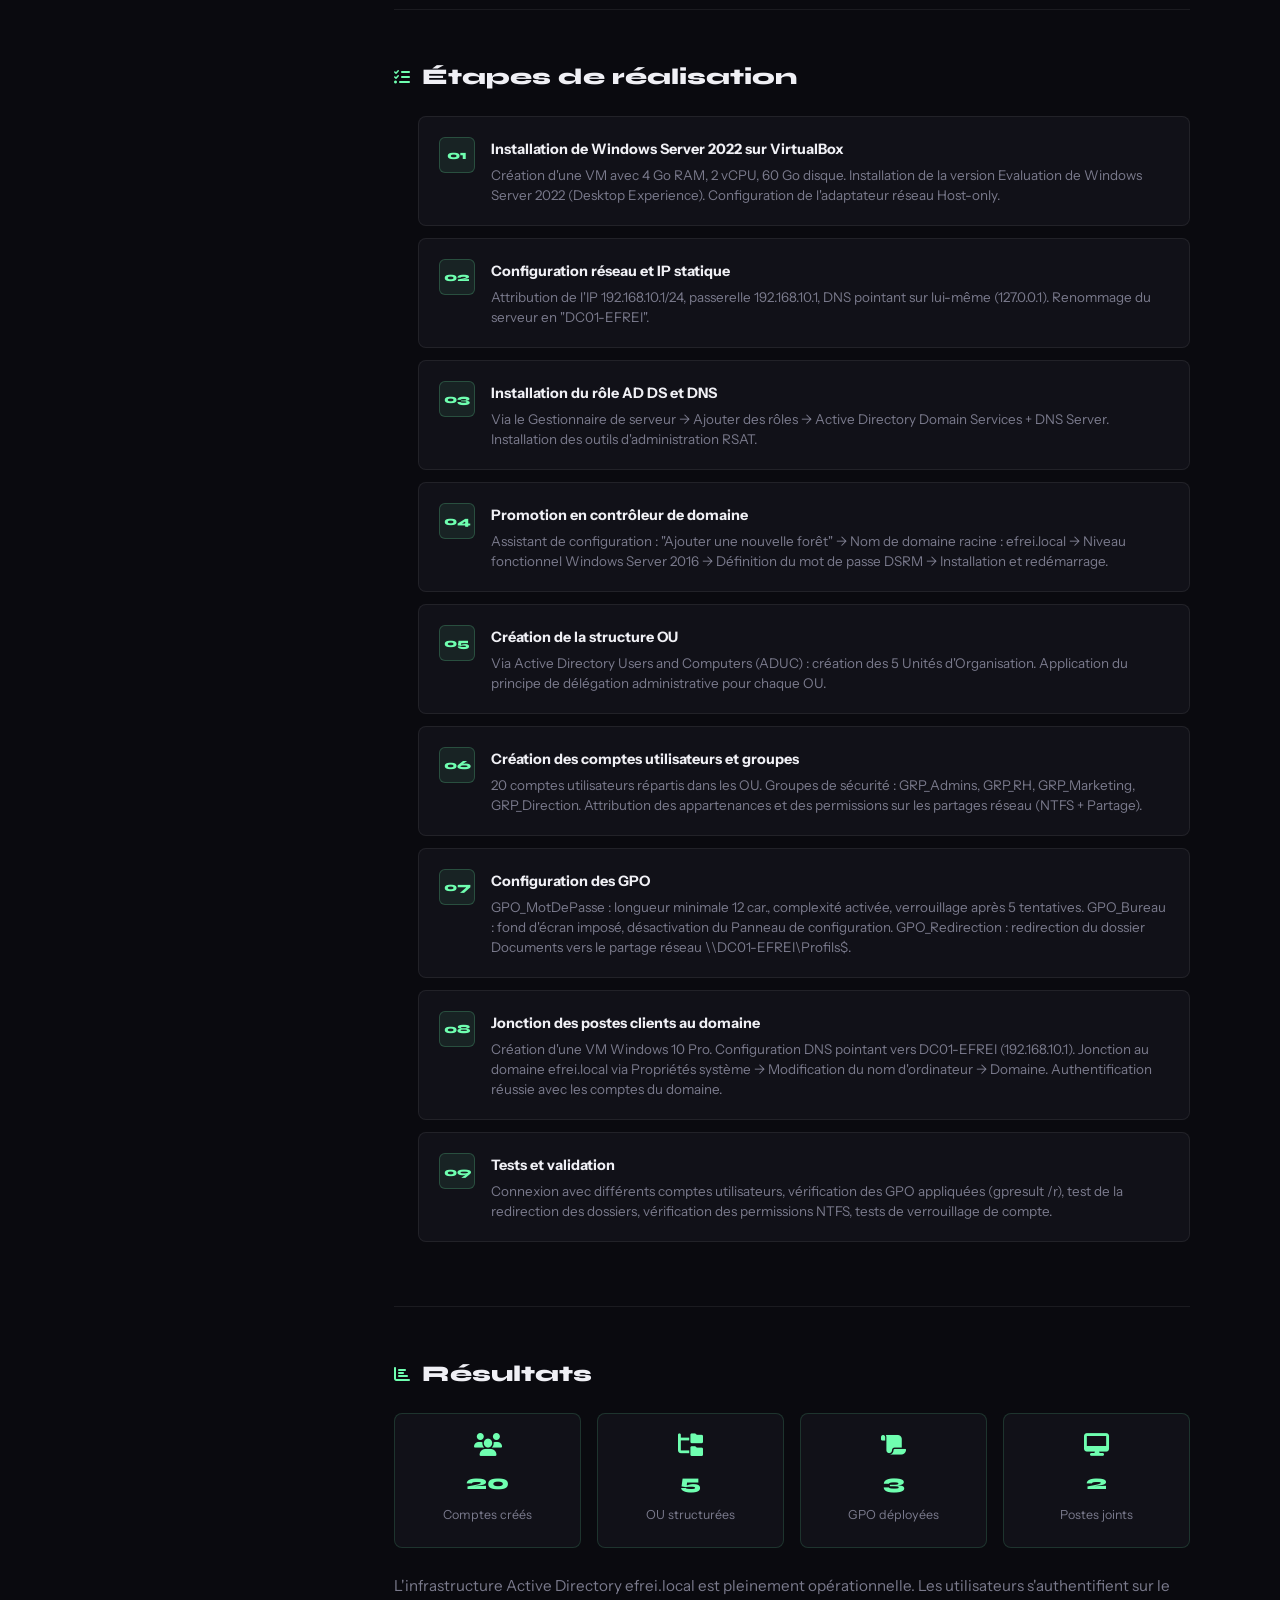
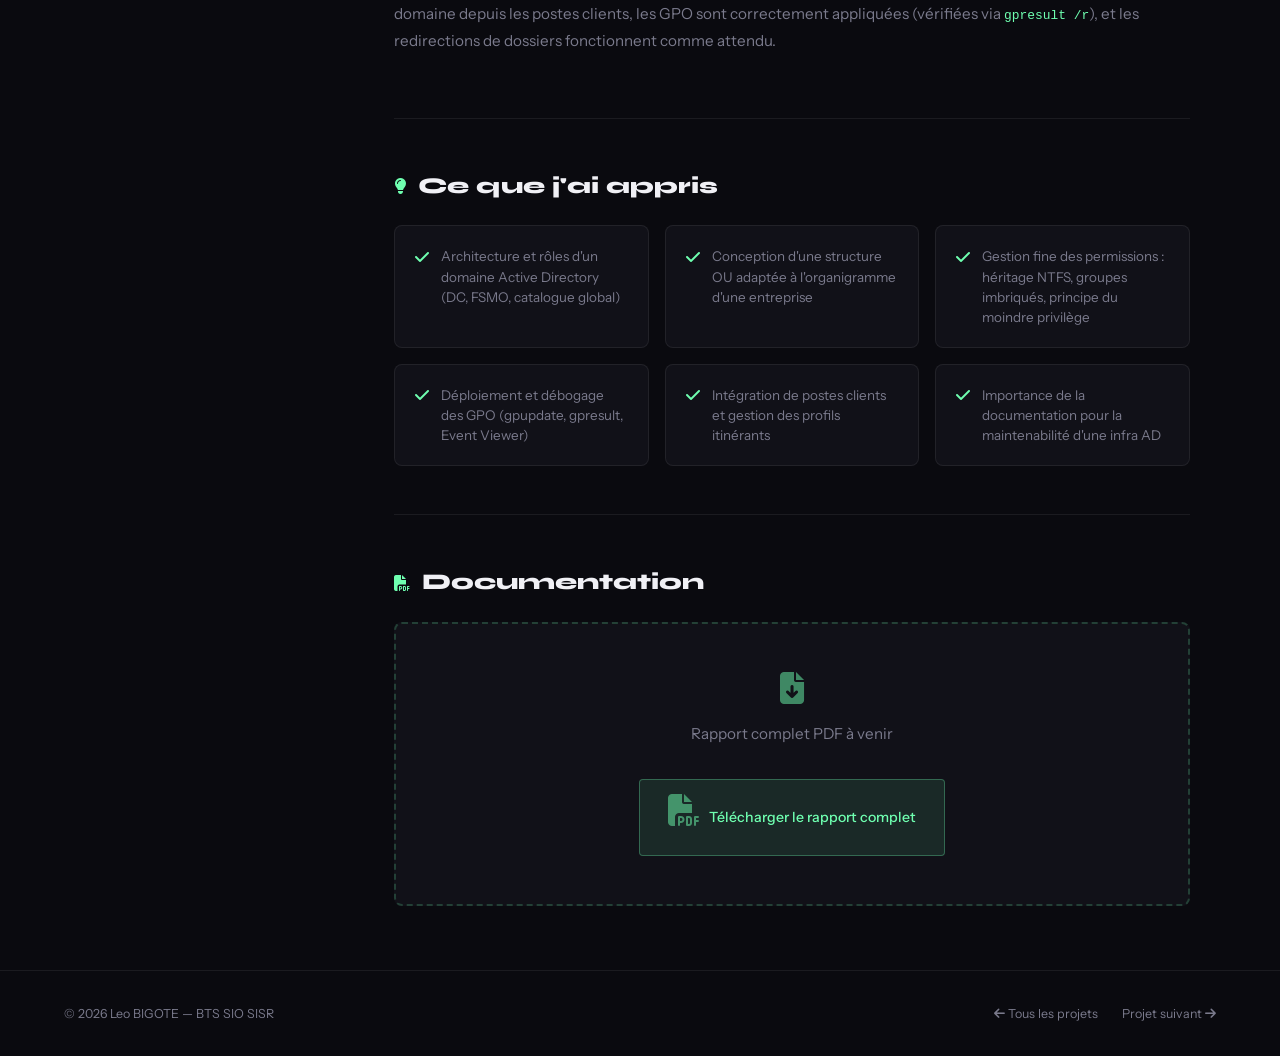
<file: projet-ad.html>
<!DOCTYPE html>
<html lang="fr">
<head>
<meta charset="UTF-8">
<meta name="viewport" content="width=device-width, initial-scale=1.0">
<title>Active Directory — Leo BIGOTE</title>
<link rel="preconnect" href="https://fonts.googleapis.com">
<link href="https://fonts.googleapis.com/css2?family=Syne:wght@400;700;800&family=Instrument+Sans:wght@400;500&display=swap" rel="stylesheet">
<link rel="stylesheet" href="https://cdnjs.cloudflare.com/ajax/libs/font-awesome/6.5.0/css/all.min.css">
<link rel="stylesheet" href="style.css">
<script async src="https://www.googletagmanager.com/gtag/js?id=G-XXXXXXXXXX"></script>
<script>window.dataLayer=window.dataLayer||[];function gtag(){dataLayer.push(arguments);}gtag('js',new Date());gtag('config','G-XXXXXXXXXX');</script>
</head>
<body>
<div id="cursor"></div>
<div id="cursor-ring"></div>

<nav>
  <a href="index.html" class="nav-logo">Leo<span>.</span></a>
  <ul class="nav-links">
    <li><a href="index.html">Accueil</a></li>
    <li><a href="competences.html">Compétences</a></li>
    <li><a href="projets.html" class="active">Projets</a></li>
    <li><a href="index.html#blocs">Blocs</a></li>
    <li><a href="index.html#contact">Contact</a></li>
  </ul>
  <div class="nav-right">
    <span class="nav-badge">Disponible • 2026</span>
    <button class="hamburger" id="hamburger" aria-label="Menu"><span></span><span></span><span></span></button>
  </div>
</nav>
<div class="mobile-nav" id="mobile-nav">
  <a href="index.html">Accueil</a>
  <a href="competences.html">Compétences</a>
  <a href="projets.html">Projets</a>
  <a href="index.html#blocs">Blocs</a>
  <a href="index.html#contact">Contact</a>
</div>

<div class="page-hero">
  <div class="hero-grid-bg"></div>
  <div class="page-hero-inner">
    <div class="breadcrumb">
      <a href="index.html">Accueil</a>
      <i class="fa-solid fa-chevron-right"></i>
      <a href="projets.html">Projets</a>
      <i class="fa-solid fa-chevron-right"></i>
      <span>Active Directory</span>
    </div>
    <h1 class="page-title">Active <span>Directory</span></h1>
    <p class="page-subtitle">Mise en place d'un domaine Windows Server complet pour la gestion centralisée des utilisateurs et des ressources d'une PME fictive.</p>
    <div class="page-meta">
      <span class="meta-badge done"><i class="fa-solid fa-circle-check"></i> Terminé</span>
      <span class="meta-badge"><i class="fa-regular fa-calendar"></i> BTS 1ère année — 2025</span>
      <span class="meta-badge"><i class="fa-solid fa-tag"></i> Administration Systèmes</span>
    </div>
  </div>
</div>

<div class="report-wrapper">
  <div class="report-inner">

    <!-- SIDEBAR -->
    <aside class="report-sidebar">
      <div class="sidebar-card">
        <h5>Informations</h5>
        <div class="sidebar-info-item">
          <i class="fa-solid fa-calendar"></i>
          <span><strong>Période</strong>BTS 1ère année (2025)</span>
        </div>
        <div class="sidebar-info-item">
          <i class="fa-solid fa-clock"></i>
          <span><strong>Durée</strong>3 semaines</span>
        </div>
        <div class="sidebar-info-item">
          <i class="fa-solid fa-user"></i>
          <span><strong>Contexte</strong>Projet individuel — Lab EFREI</span>
        </div>
        <div class="sidebar-info-item">
          <i class="fa-solid fa-circle-check"></i>
          <span><strong>Statut</strong>Terminé ✓</span>
        </div>
      </div>
      <div class="sidebar-card">
        <h5>Technologies</h5>
        <div class="sidebar-techs">
          <span class="sidebar-tech">Windows Server 2022</span>
          <span class="sidebar-tech">AD DS</span>
          <span class="sidebar-tech">DNS intégré</span>
          <span class="sidebar-tech">DHCP</span>
          <span class="sidebar-tech">GPO</span>
          <span class="sidebar-tech">VirtualBox</span>
          <span class="sidebar-tech">Windows 10 Pro</span>
        </div>
      </div>
      <!-- Ajouter le PDF dans documents/rapport-ad.pdf -->
      <a href="viewer.html?doc=rapport_ad" class="btn-download" style="width:100%;justify-content:center;" target="_blank">
        <i class="fa-solid fa-file-pdf"></i> Télécharger le rapport
      </a>
    </aside>

    <!-- CONTENT -->
    <div class="report-content">

      <div class="report-section">
        <h2><i class="fa-solid fa-circle-info"></i> Contexte & Objectifs</h2>
        <p>Dans le cadre du BTS SIO option SISR, j'ai déployé une infrastructure <strong>Active Directory</strong> complète simulant l'environnement informatique d'une PME fictive nommée "EfreiCorp". L'objectif était de maîtriser la gestion centralisée des identités, des postes et des accès via un domaine Windows.</p>
        <p>L'ensemble de l'infrastructure a été déployé en environnement virtuel sous <strong>VirtualBox</strong>, permettant de travailler en toute sécurité sans impact sur les systèmes de production.</p>
        <h3>Objectifs pédagogiques</h3>
        <ul>
          <li>Installer et promouvoir un contrôleur de domaine Windows Server 2022</li>
          <li>Créer et structurer une arborescence d'Unités d'Organisation (OU)</li>
          <li>Gérer les comptes utilisateurs, groupes de sécurité et permissions NTFS</li>
          <li>Déployer des stratégies de groupe (GPO) pour la sécurisation des postes</li>
          <li>Joindre des postes clients au domaine et valider l'authentification centralisée</li>
        </ul>
      </div>

      <div class="report-section">
        <h2><i class="fa-solid fa-diagram-project"></i> Architecture</h2>
        <h3>Plan d'adressage IP</h3>
        <ul>
          <li><strong>Serveur contrôleur de domaine :</strong> 192.168.10.1/24 (IP statique)</li>
          <li><strong>Postes clients :</strong> 192.168.10.50–100 (DHCP géré par le serveur AD)</li>
          <li><strong>Nom de domaine :</strong> efrei.local</li>
          <li><strong>Réseau :</strong> Adaptateur Host-only VirtualBox (192.168.10.0/24)</li>
        </ul>
        <h3>Structure organisationnelle (OU)</h3>
        <ul>
          <li><strong>OU_Direction</strong> — Directeurs et cadres (accès complet aux ressources partagées)</li>
          <li><strong>OU_Informatique</strong> — Administrateurs IT (membres du groupe Domain Admins local)</li>
          <li><strong>OU_RessourcesHumaines</strong> — Service RH (accès restreint aux dossiers confidentiels)</li>
          <li><strong>OU_Marketing</strong> — Équipe marketing (accès aux partages créatifs)</li>
          <li><strong>OU_Ordinateurs</strong> — Tous les postes joints au domaine</li>
        </ul>
      </div>

      <div class="report-section">
        <h2><i class="fa-solid fa-list-check"></i> Étapes de réalisation</h2>
        <ol class="step-list">
          <li>
            <div class="step-content">
              <strong>Installation de Windows Server 2022 sur VirtualBox</strong>
              <p>Création d'une VM avec 4 Go RAM, 2 vCPU, 60 Go disque. Installation de la version Evaluation de Windows Server 2022 (Desktop Experience). Configuration de l'adaptateur réseau Host-only.</p>
            </div>
          </li>
          <li>
            <div class="step-content">
              <strong>Configuration réseau et IP statique</strong>
              <p>Attribution de l'IP 192.168.10.1/24, passerelle 192.168.10.1, DNS pointant sur lui-même (127.0.0.1). Renommage du serveur en "DC01-EFREI".</p>
            </div>
          </li>
          <li>
            <div class="step-content">
              <strong>Installation du rôle AD DS et DNS</strong>
              <p>Via le Gestionnaire de serveur → Ajouter des rôles → Active Directory Domain Services + DNS Server. Installation des outils d'administration RSAT.</p>
            </div>
          </li>
          <li>
            <div class="step-content">
              <strong>Promotion en contrôleur de domaine</strong>
              <p>Assistant de configuration : "Ajouter une nouvelle forêt" → Nom de domaine racine : efrei.local → Niveau fonctionnel Windows Server 2016 → Définition du mot de passe DSRM → Installation et redémarrage.</p>
            </div>
          </li>
          <li>
            <div class="step-content">
              <strong>Création de la structure OU</strong>
              <p>Via Active Directory Users and Computers (ADUC) : création des 5 Unités d'Organisation. Application du principe de délégation administrative pour chaque OU.</p>
            </div>
          </li>
          <li>
            <div class="step-content">
              <strong>Création des comptes utilisateurs et groupes</strong>
              <p>20 comptes utilisateurs répartis dans les OU. Groupes de sécurité : GRP_Admins, GRP_RH, GRP_Marketing, GRP_Direction. Attribution des appartenances et des permissions sur les partages réseau (NTFS + Partage).</p>
            </div>
          </li>
          <li>
            <div class="step-content">
              <strong>Configuration des GPO</strong>
              <p>GPO_MotDePasse : longueur minimale 12 car., complexité activée, verrouillage après 5 tentatives. GPO_Bureau : fond d'écran imposé, désactivation du Panneau de configuration. GPO_Redirection : redirection du dossier Documents vers le partage réseau \\DC01-EFREI\Profils$.</p>
            </div>
          </li>
          <li>
            <div class="step-content">
              <strong>Jonction des postes clients au domaine</strong>
              <p>Création d'une VM Windows 10 Pro. Configuration DNS pointant vers DC01-EFREI (192.168.10.1). Jonction au domaine efrei.local via Propriétés système → Modification du nom d'ordinateur → Domaine. Authentification réussie avec les comptes du domaine.</p>
            </div>
          </li>
          <li>
            <div class="step-content">
              <strong>Tests et validation</strong>
              <p>Connexion avec différents comptes utilisateurs, vérification des GPO appliquées (gpresult /r), test de la redirection des dossiers, vérification des permissions NTFS, tests de verrouillage de compte.</p>
            </div>
          </li>
        </ol>
      </div>

      <div class="report-section">
        <h2><i class="fa-solid fa-chart-bar"></i> Résultats</h2>
        <div class="result-grid">
          <div class="result-card">
            <i class="fa-solid fa-users"></i>
            <strong>20</strong>
            <span>Comptes créés</span>
          </div>
          <div class="result-card">
            <i class="fa-solid fa-folder-tree"></i>
            <strong>5</strong>
            <span>OU structurées</span>
          </div>
          <div class="result-card">
            <i class="fa-solid fa-scroll"></i>
            <strong>3</strong>
            <span>GPO déployées</span>
          </div>
          <div class="result-card">
            <i class="fa-solid fa-desktop"></i>
            <strong>2</strong>
            <span>Postes joints</span>
          </div>
        </div>
        <p style="margin-top:1.5rem;">L'infrastructure Active Directory efrei.local est pleinement opérationnelle. Les utilisateurs s'authentifient sur le domaine depuis les postes clients, les GPO sont correctement appliquées (vérifiées via <code style="color:var(--accent);font-size:0.85em;">gpresult /r</code>), et les redirections de dossiers fonctionnent comme attendu.</p>
      </div>

      <div class="report-section">
        <h2><i class="fa-solid fa-lightbulb"></i> Ce que j'ai appris</h2>
        <div class="learned-grid">
          <div class="learned-item">
            <i class="fa-solid fa-check"></i>
            <p>Architecture et rôles d'un domaine Active Directory (DC, FSMO, catalogue global)</p>
          </div>
          <div class="learned-item">
            <i class="fa-solid fa-check"></i>
            <p>Conception d'une structure OU adaptée à l'organigramme d'une entreprise</p>
          </div>
          <div class="learned-item">
            <i class="fa-solid fa-check"></i>
            <p>Gestion fine des permissions : héritage NTFS, groupes imbriqués, principe du moindre privilège</p>
          </div>
          <div class="learned-item">
            <i class="fa-solid fa-check"></i>
            <p>Déploiement et débogage des GPO (gpupdate, gpresult, Event Viewer)</p>
          </div>
          <div class="learned-item">
            <i class="fa-solid fa-check"></i>
            <p>Intégration de postes clients et gestion des profils itinérants</p>
          </div>
          <div class="learned-item">
            <i class="fa-solid fa-check"></i>
            <p>Importance de la documentation pour la maintenabilité d'une infra AD</p>
          </div>
        </div>
      </div>

      <div class="report-section">
        <h2><i class="fa-solid fa-file-pdf"></i> Documentation</h2>
        <div class="placeholder-box">
          <i class="fa-solid fa-file-arrow-down"></i>
          <p>Rapport complet PDF à venir</p>
          <a href="viewer.html?doc=rapport_ad" class="btn-download" style="margin-top:1rem;display:inline-flex;" target="_blank">
            <i class="fa-solid fa-file-pdf"></i> Télécharger le rapport complet
          </a>
        </div>
      </div>

    </div>
  </div>
</div>

<footer>
  <span>© 2026 Leo BIGOTE — BTS SIO SISR</span>
  <div class="footer-links">
    <a href="projets.html"><i class="fa-solid fa-arrow-left"></i> Tous les projets</a>
    <a href="projet-reseau.html">Projet suivant <i class="fa-solid fa-arrow-right"></i></a>
  </div>
</footer>

<script src="main.js"></script>
<script src="i18n.js"></script>
<script src="chatbot.js"></script>
</body>
</html>
</file>
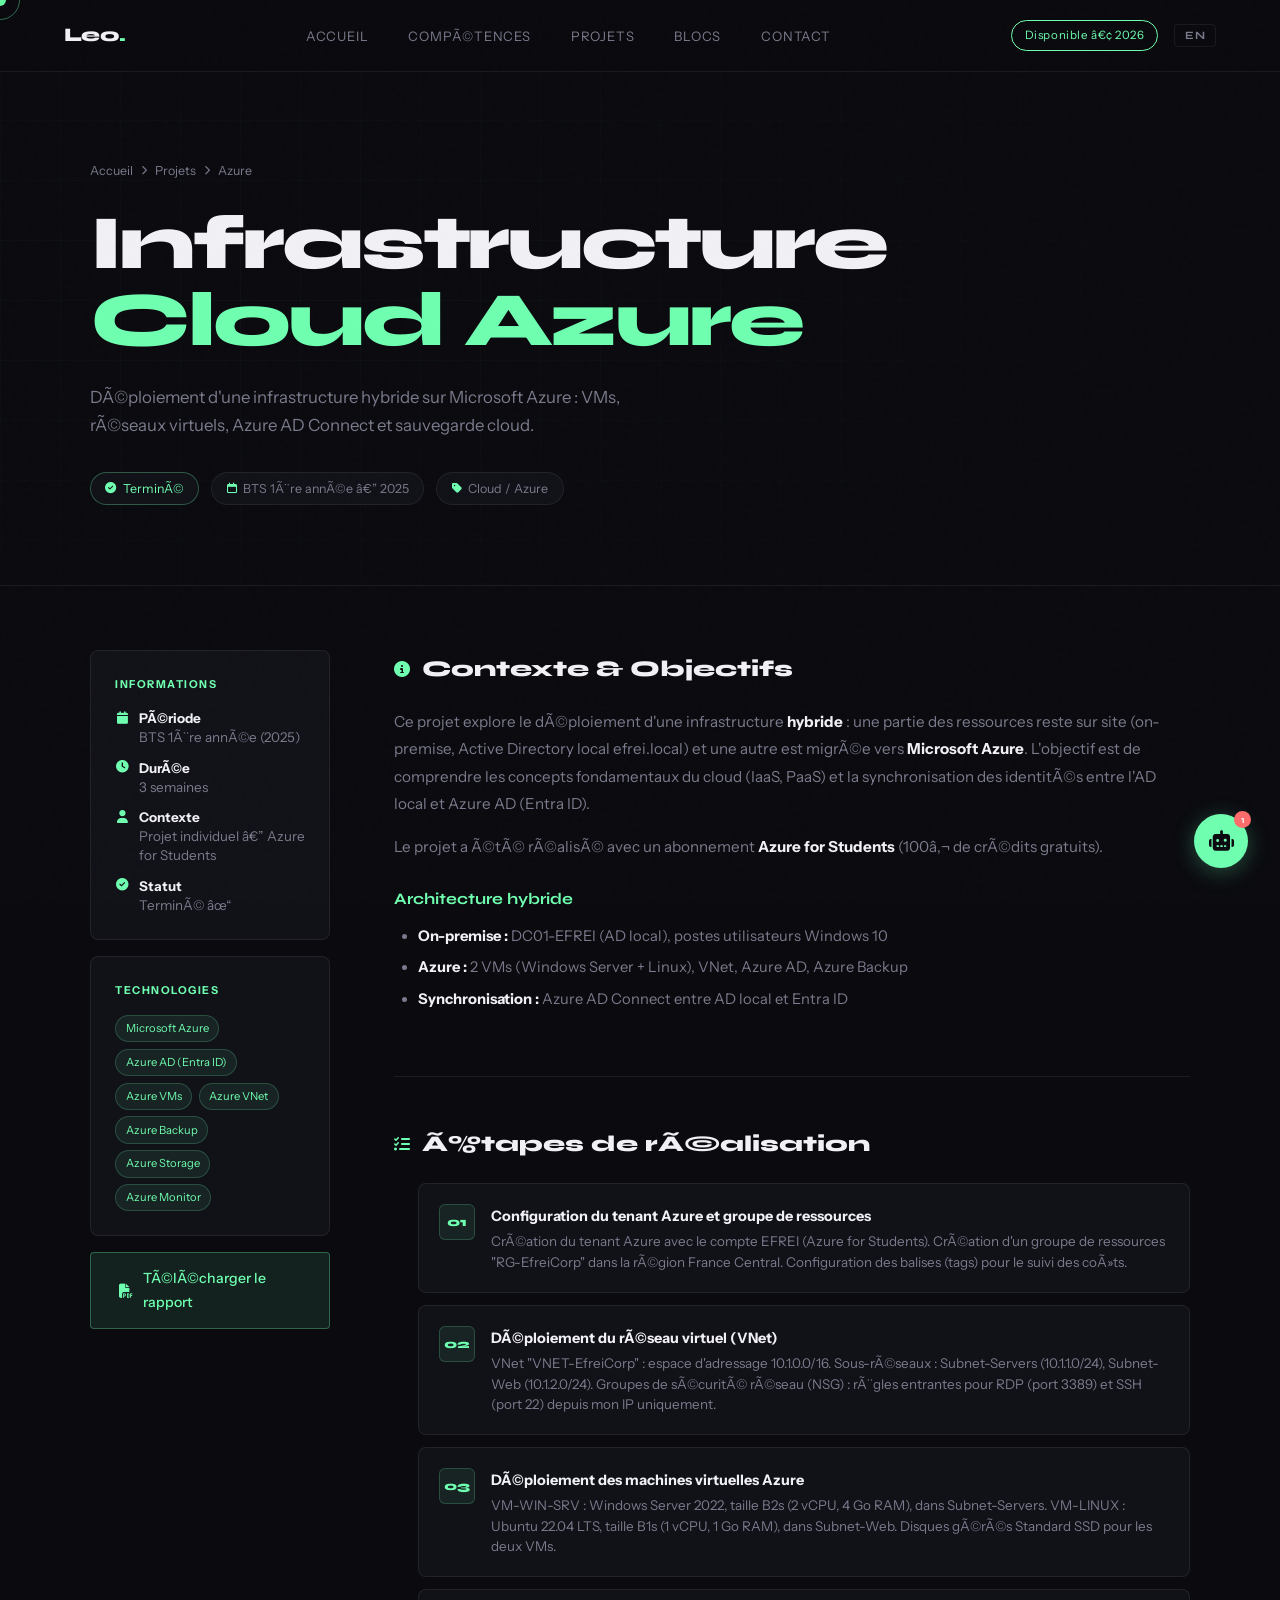
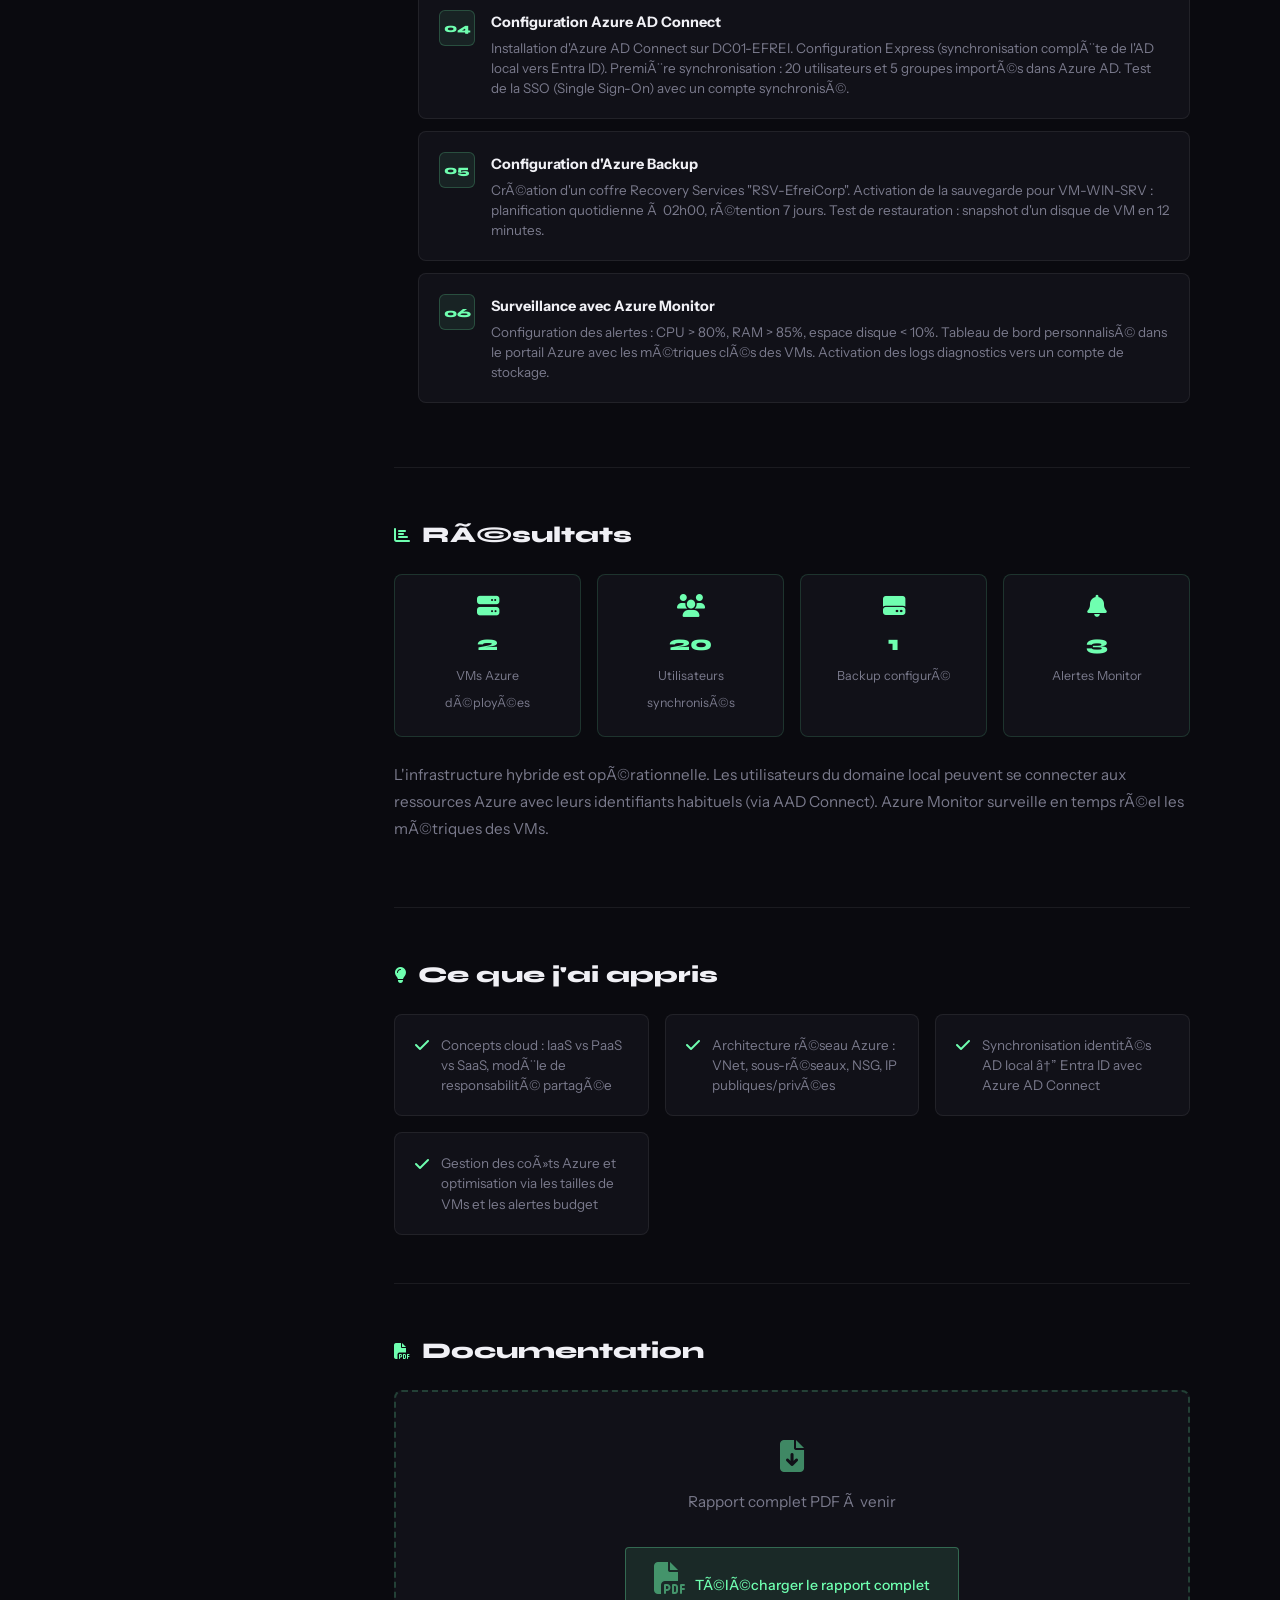
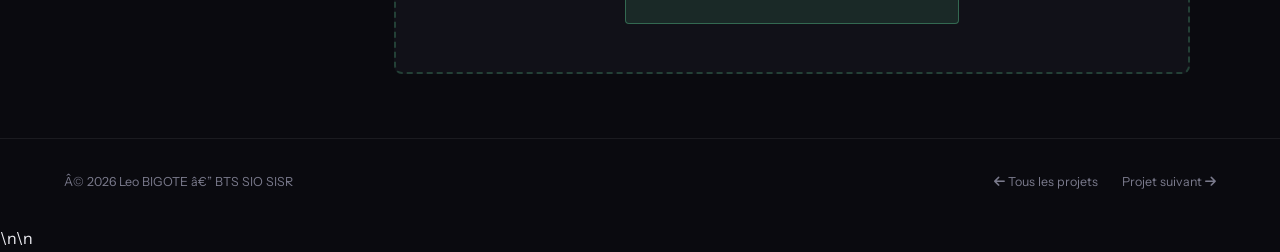
<file: projet-azure.html>
﻿<!DOCTYPE html>
<html lang="fr">
<head>
<meta charset="UTF-8">
<meta name="viewport" content="width=device-width, initial-scale=1.0">
<title>Cloud Azure â€” Leo BIGOTE</title>
<link rel="preconnect" href="https://fonts.googleapis.com">
<link href="https://fonts.googleapis.com/css2?family=Syne:wght@400;700;800&family=Instrument+Sans:wght@400;500&display=swap" rel="stylesheet">
<link rel="stylesheet" href="https://cdnjs.cloudflare.com/ajax/libs/font-awesome/6.5.0/css/all.min.css">
<link rel="stylesheet" href="style.css">
<script async src="https://www.googletagmanager.com/gtag/js?id=G-XXXXXXXXXX"></script>
<script>window.dataLayer=window.dataLayer||[];function gtag(){dataLayer.push(arguments);}gtag('js',new Date());gtag('config','G-XXXXXXXXXX');</script>
</head>
<body>
<div id="cursor"></div>
<div id="cursor-ring"></div>
<nav>
  <a href="index.html" class="nav-logo">Leo<span>.</span></a>
  <ul class="nav-links">
    <li><a href="index.html">Accueil</a></li>
    <li><a href="competences.html">CompÃ©tences</a></li>
    <li><a href="projets.html" class="active">Projets</a></li>
    <li><a href="index.html#blocs">Blocs</a></li>
    <li><a href="index.html#contact">Contact</a></li>
  </ul>
  <div class="nav-right">
    <span class="nav-badge">Disponible â€¢ 2026</span>
    <button class="hamburger" id="hamburger" aria-label="Menu"><span></span><span></span><span></span></button>
  </div>
</nav>
<div class="mobile-nav" id="mobile-nav">
  <a href="index.html">Accueil</a>
  <a href="competences.html">CompÃ©tences</a>
  <a href="projets.html">Projets</a>
  <a href="index.html#blocs">Blocs</a>
  <a href="index.html#contact">Contact</a>
</div>

<div class="page-hero">
  <div class="hero-grid-bg"></div>
  <div class="page-hero-inner">
    <div class="breadcrumb">
      <a href="index.html">Accueil</a>
      <i class="fa-solid fa-chevron-right"></i>
      <a href="projets.html">Projets</a>
      <i class="fa-solid fa-chevron-right"></i>
      <span>Azure</span>
    </div>
    <h1 class="page-title">Infrastructure <span>Cloud Azure</span></h1>
    <p class="page-subtitle">DÃ©ploiement d'une infrastructure hybride sur Microsoft Azure : VMs, rÃ©seaux virtuels, Azure AD Connect et sauvegarde cloud.</p>
    <div class="page-meta">
      <span class="meta-badge done"><i class="fa-solid fa-circle-check"></i> TerminÃ©</span>
      <span class="meta-badge"><i class="fa-regular fa-calendar"></i> BTS 1Ã¨re annÃ©e â€” 2025</span>
      <span class="meta-badge"><i class="fa-solid fa-tag"></i> Cloud / Azure</span>
    </div>
  </div>
</div>

<div class="report-wrapper">
  <div class="report-inner">
    <aside class="report-sidebar">
      <div class="sidebar-card">
        <h5>Informations</h5>
        <div class="sidebar-info-item"><i class="fa-solid fa-calendar"></i><span><strong>PÃ©riode</strong>BTS 1Ã¨re annÃ©e (2025)</span></div>
        <div class="sidebar-info-item"><i class="fa-solid fa-clock"></i><span><strong>DurÃ©e</strong>3 semaines</span></div>
        <div class="sidebar-info-item"><i class="fa-solid fa-user"></i><span><strong>Contexte</strong>Projet individuel â€” Azure for Students</span></div>
        <div class="sidebar-info-item"><i class="fa-solid fa-circle-check"></i><span><strong>Statut</strong>TerminÃ© âœ“</span></div>
      </div>
      <div class="sidebar-card">
        <h5>Technologies</h5>
        <div class="sidebar-techs">
          <span class="sidebar-tech">Microsoft Azure</span>
          <span class="sidebar-tech">Azure AD (Entra ID)</span>
          <span class="sidebar-tech">Azure VMs</span>
          <span class="sidebar-tech">Azure VNet</span>
          <span class="sidebar-tech">Azure Backup</span>
          <span class="sidebar-tech">Azure Storage</span>
          <span class="sidebar-tech">Azure Monitor</span>
        </div>
      </div>
      <a href="documents/rapport-azure.pdf" class="btn-download" style="width:100%;justify-content:center;" target="_blank">
        <i class="fa-solid fa-file-pdf"></i> TÃ©lÃ©charger le rapport
      </a>
    </aside>

    <div class="report-content">
      <div class="report-section">
        <h2><i class="fa-solid fa-circle-info"></i> Contexte & Objectifs</h2>
        <p>Ce projet explore le dÃ©ploiement d'une infrastructure <strong>hybride</strong> : une partie des ressources reste sur site (on-premise, Active Directory local efrei.local) et une autre est migrÃ©e vers <strong>Microsoft Azure</strong>. L'objectif est de comprendre les concepts fondamentaux du cloud (IaaS, PaaS) et la synchronisation des identitÃ©s entre l'AD local et Azure AD (Entra ID).</p>
        <p>Le projet a Ã©tÃ© rÃ©alisÃ© avec un abonnement <strong>Azure for Students</strong> (100â‚¬ de crÃ©dits gratuits).</p>
        <h3>Architecture hybride</h3>
        <ul>
          <li><strong>On-premise :</strong> DC01-EFREI (AD local), postes utilisateurs Windows 10</li>
          <li><strong>Azure :</strong> 2 VMs (Windows Server + Linux), VNet, Azure AD, Azure Backup</li>
          <li><strong>Synchronisation :</strong> Azure AD Connect entre AD local et Entra ID</li>
        </ul>
      </div>

      <div class="report-section">
        <h2><i class="fa-solid fa-list-check"></i> Ã‰tapes de rÃ©alisation</h2>
        <ol class="step-list">
          <li>
            <div class="step-content">
              <strong>Configuration du tenant Azure et groupe de ressources</strong>
              <p>CrÃ©ation du tenant Azure avec le compte EFREI (Azure for Students). CrÃ©ation d'un groupe de ressources "RG-EfreiCorp" dans la rÃ©gion France Central. Configuration des balises (tags) pour le suivi des coÃ»ts.</p>
            </div>
          </li>
          <li>
            <div class="step-content">
              <strong>DÃ©ploiement du rÃ©seau virtuel (VNet)</strong>
              <p>VNet "VNET-EfreiCorp" : espace d'adressage 10.1.0.0/16. Sous-rÃ©seaux : Subnet-Servers (10.1.1.0/24), Subnet-Web (10.1.2.0/24). Groupes de sÃ©curitÃ© rÃ©seau (NSG) : rÃ¨gles entrantes pour RDP (port 3389) et SSH (port 22) depuis mon IP uniquement.</p>
            </div>
          </li>
          <li>
            <div class="step-content">
              <strong>DÃ©ploiement des machines virtuelles Azure</strong>
              <p>VM-WIN-SRV : Windows Server 2022, taille B2s (2 vCPU, 4 Go RAM), dans Subnet-Servers. VM-LINUX : Ubuntu 22.04 LTS, taille B1s (1 vCPU, 1 Go RAM), dans Subnet-Web. Disques gÃ©rÃ©s Standard SSD pour les deux VMs.</p>
            </div>
          </li>
          <li>
            <div class="step-content">
              <strong>Configuration Azure AD Connect</strong>
              <p>Installation d'Azure AD Connect sur DC01-EFREI. Configuration Express (synchronisation complÃ¨te de l'AD local vers Entra ID). PremiÃ¨re synchronisation : 20 utilisateurs et 5 groupes importÃ©s dans Azure AD. Test de la SSO (Single Sign-On) avec un compte synchronisÃ©.</p>
            </div>
          </li>
          <li>
            <div class="step-content">
              <strong>Configuration d'Azure Backup</strong>
              <p>CrÃ©ation d'un coffre Recovery Services "RSV-EfreiCorp". Activation de la sauvegarde pour VM-WIN-SRV : planification quotidienne Ã  02h00, rÃ©tention 7 jours. Test de restauration : snapshot d'un disque de VM en 12 minutes.</p>
            </div>
          </li>
          <li>
            <div class="step-content">
              <strong>Surveillance avec Azure Monitor</strong>
              <p>Configuration des alertes : CPU > 80%, RAM > 85%, espace disque < 10%. Tableau de bord personnalisÃ© dans le portail Azure avec les mÃ©triques clÃ©s des VMs. Activation des logs diagnostics vers un compte de stockage.</p>
            </div>
          </li>
        </ol>
      </div>

      <div class="report-section">
        <h2><i class="fa-solid fa-chart-bar"></i> RÃ©sultats</h2>
        <div class="result-grid">
          <div class="result-card"><i class="fa-solid fa-server"></i><strong>2</strong><span>VMs Azure dÃ©ployÃ©es</span></div>
          <div class="result-card"><i class="fa-solid fa-users"></i><strong>20</strong><span>Utilisateurs synchronisÃ©s</span></div>
          <div class="result-card"><i class="fa-solid fa-hard-drive"></i><strong>1</strong><span>Backup configurÃ©</span></div>
          <div class="result-card"><i class="fa-solid fa-bell"></i><strong>3</strong><span>Alertes Monitor</span></div>
        </div>
        <p style="margin-top:1.5rem;">L'infrastructure hybride est opÃ©rationnelle. Les utilisateurs du domaine local peuvent se connecter aux ressources Azure avec leurs identifiants habituels (via AAD Connect). Azure Monitor surveille en temps rÃ©el les mÃ©triques des VMs.</p>
      </div>

      <div class="report-section">
        <h2><i class="fa-solid fa-lightbulb"></i> Ce que j'ai appris</h2>
        <div class="learned-grid">
          <div class="learned-item"><i class="fa-solid fa-check"></i><p>Concepts cloud : IaaS vs PaaS vs SaaS, modÃ¨le de responsabilitÃ© partagÃ©e</p></div>
          <div class="learned-item"><i class="fa-solid fa-check"></i><p>Architecture rÃ©seau Azure : VNet, sous-rÃ©seaux, NSG, IP publiques/privÃ©es</p></div>
          <div class="learned-item"><i class="fa-solid fa-check"></i><p>Synchronisation identitÃ©s AD local â†” Entra ID avec Azure AD Connect</p></div>
          <div class="learned-item"><i class="fa-solid fa-check"></i><p>Gestion des coÃ»ts Azure et optimisation via les tailles de VMs et les alertes budget</p></div>
        </div>
      </div>

      <div class="report-section">
        <h2><i class="fa-solid fa-file-pdf"></i> Documentation</h2>
        <div class="placeholder-box">
          <i class="fa-solid fa-file-arrow-down"></i>
          <p>Rapport complet PDF Ã  venir</p>
          <a href="documents/rapport-azure.pdf" class="btn-download" style="margin-top:1rem;display:inline-flex;" target="_blank">
            <i class="fa-solid fa-file-pdf"></i> TÃ©lÃ©charger le rapport complet
          </a>
        </div>
      </div>
    </div>
  </div>
</div>

<footer>
  <span>Â© 2026 Leo BIGOTE â€” BTS SIO SISR</span>
  <div class="footer-links">
    <a href="projets.html"><i class="fa-solid fa-arrow-left"></i> Tous les projets</a>
    <a href="projet-serveur-web.html">Projet suivant <i class="fa-solid fa-arrow-right"></i></a>
  </div>
</footer>
<script src="main.js"></script>\n<script src="i18n.js"></script>\n<script src="chatbot.js"></script>
</body>
</html>
</file>
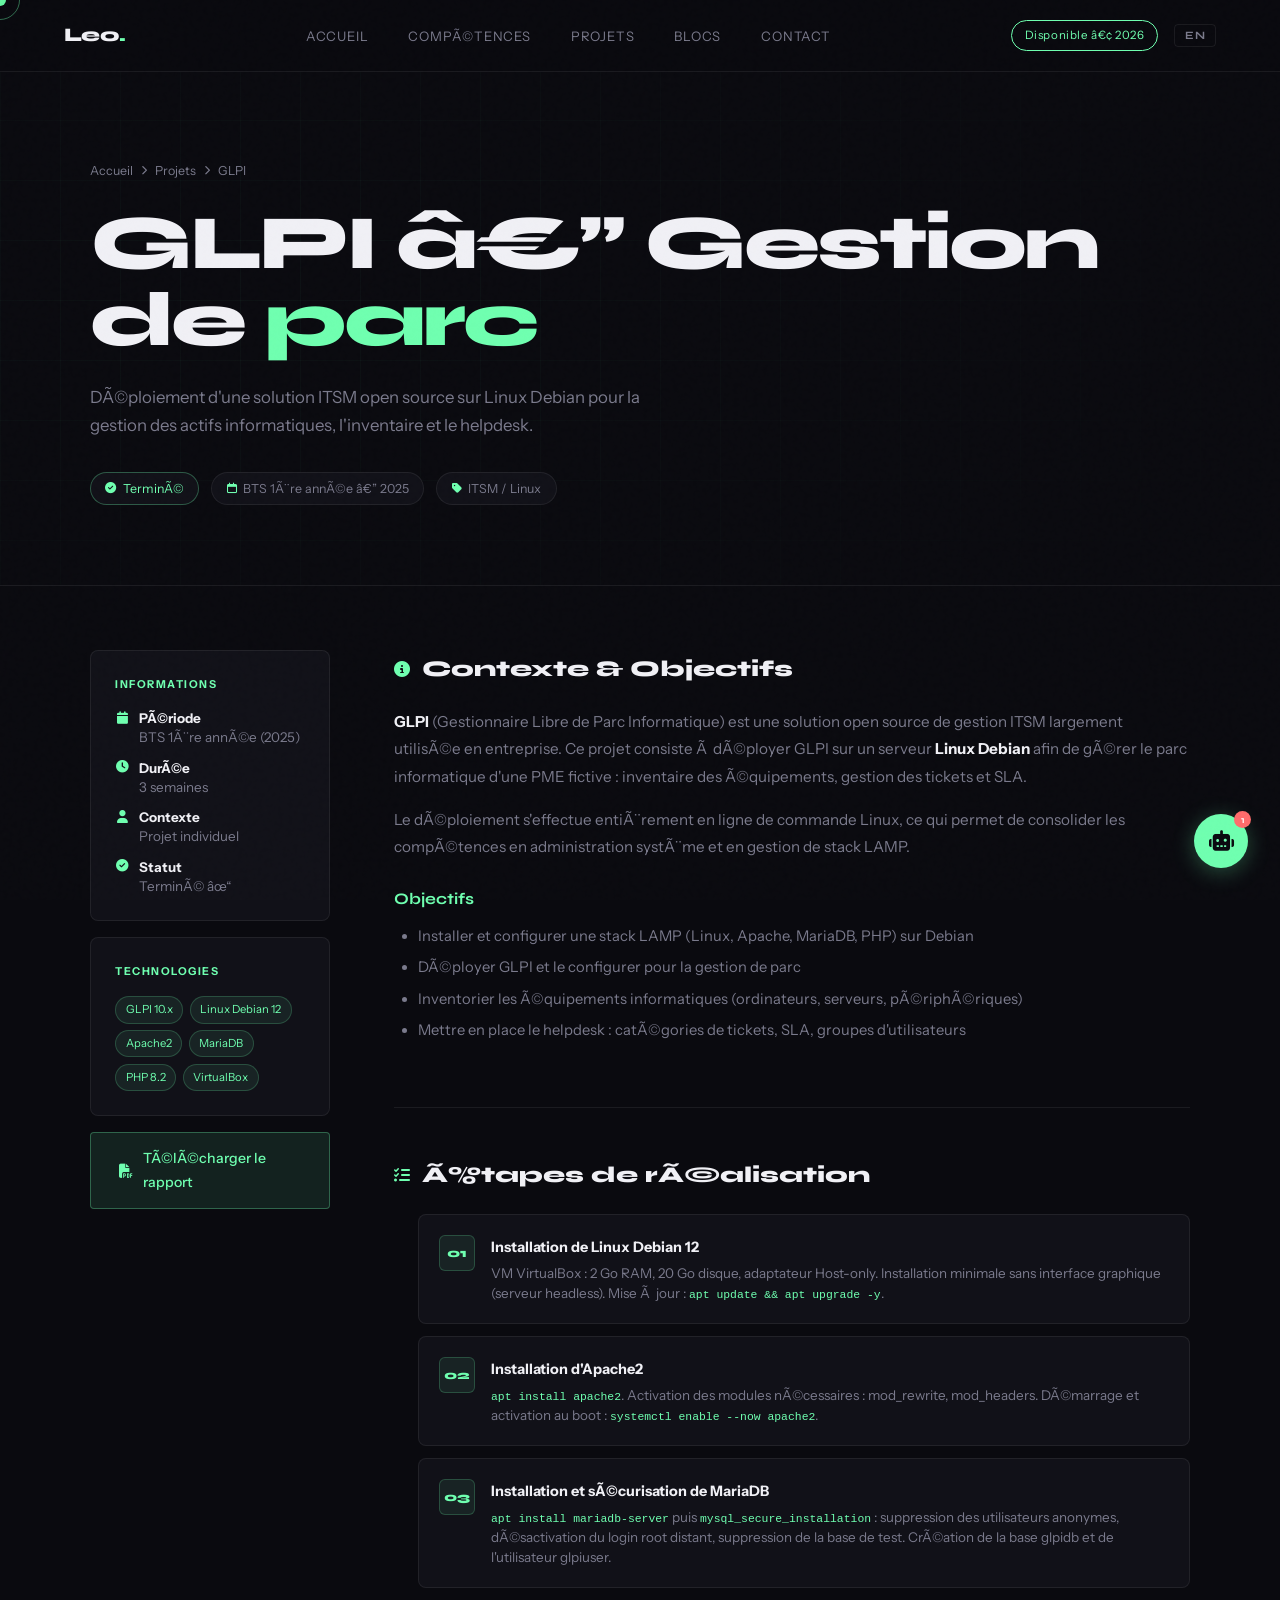
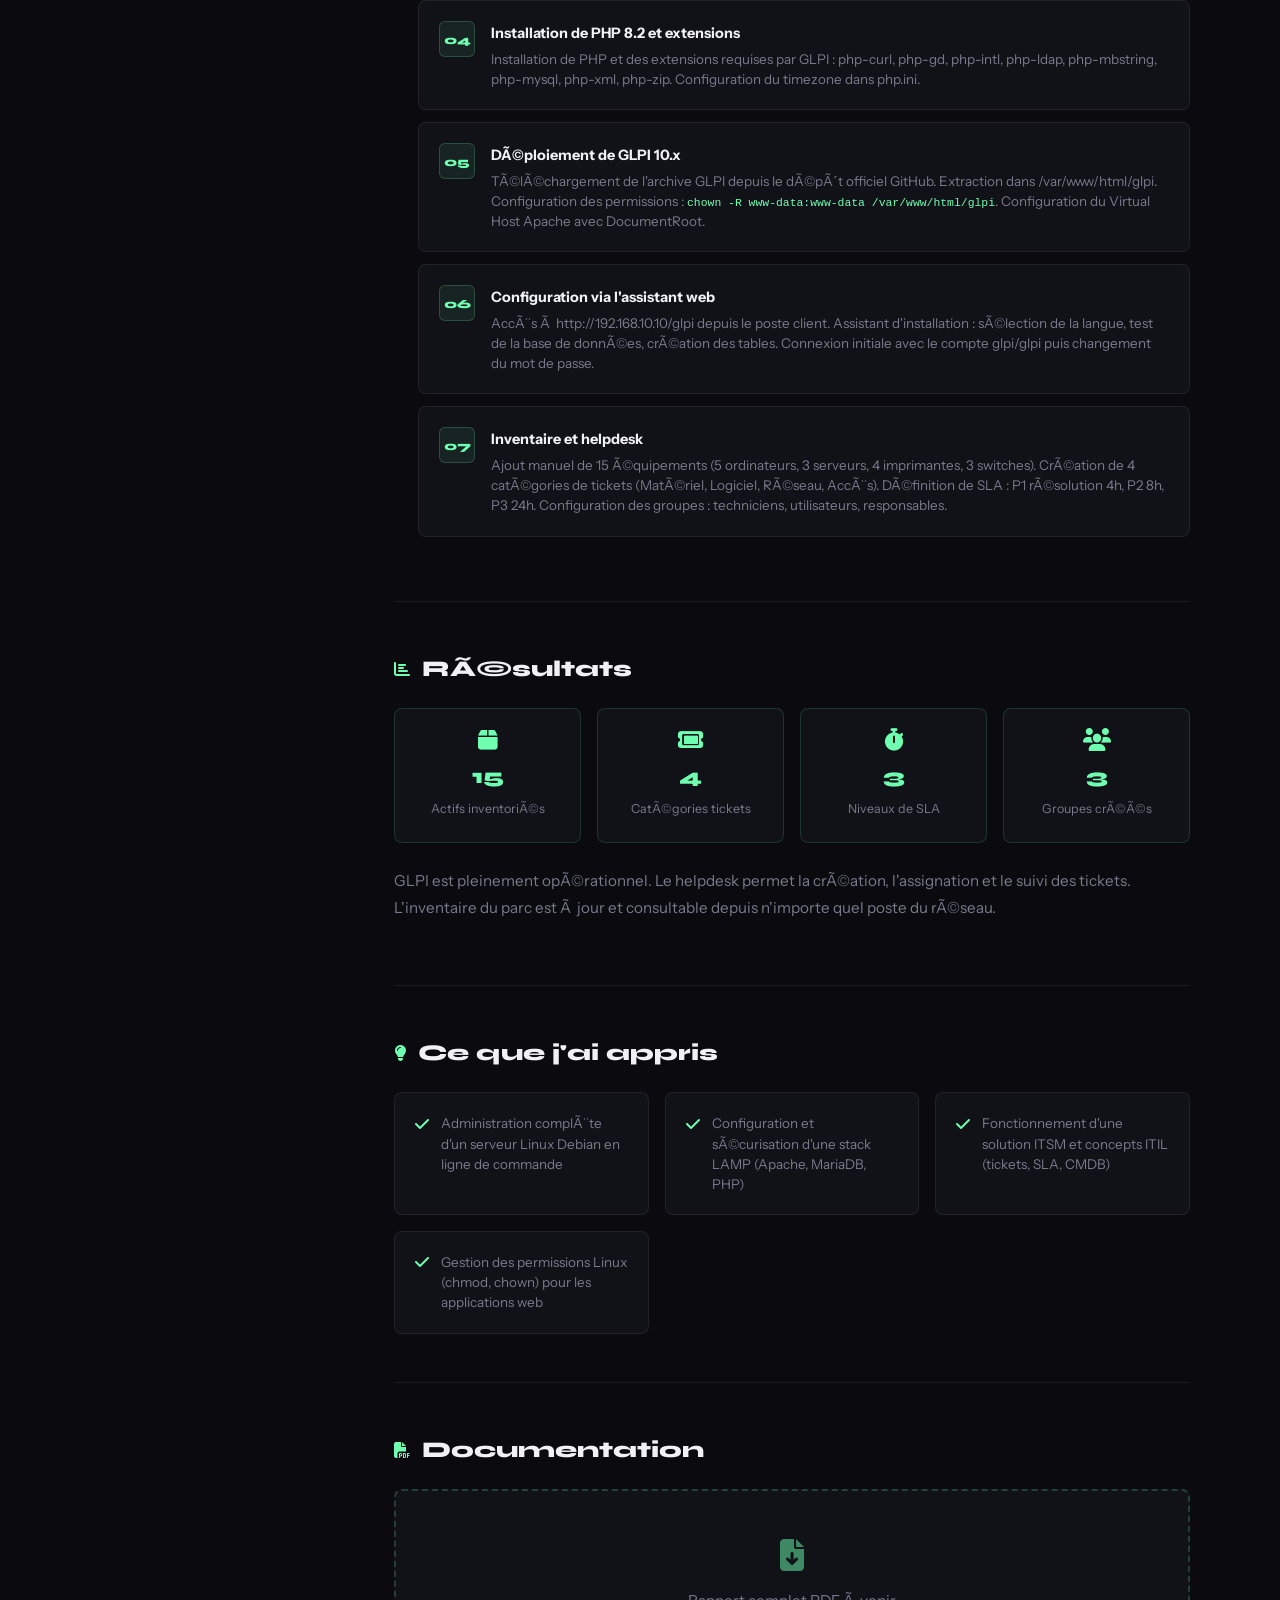
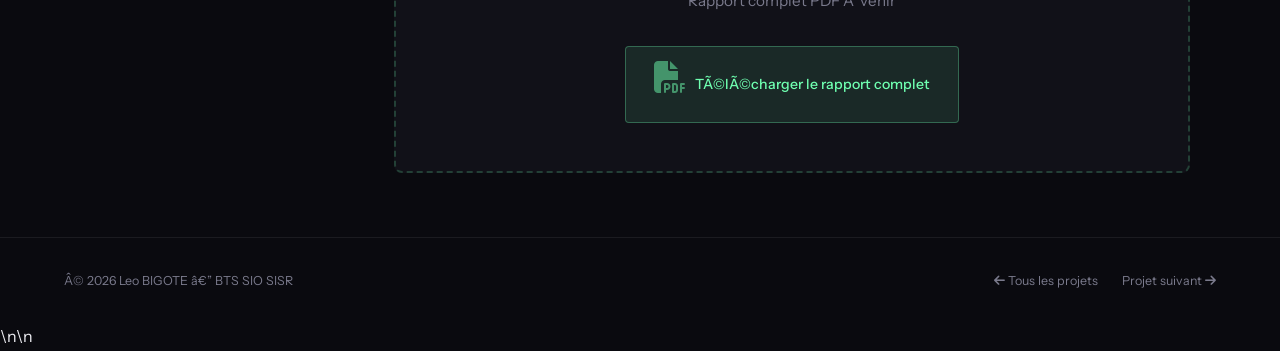
<file: projet-glpi.html>
﻿<!DOCTYPE html>
<html lang="fr">
<head>
<meta charset="UTF-8">
<meta name="viewport" content="width=device-width, initial-scale=1.0">
<title>GLPI â€” Leo BIGOTE</title>
<link rel="preconnect" href="https://fonts.googleapis.com">
<link href="https://fonts.googleapis.com/css2?family=Syne:wght@400;700;800&family=Instrument+Sans:wght@400;500&display=swap" rel="stylesheet">
<link rel="stylesheet" href="https://cdnjs.cloudflare.com/ajax/libs/font-awesome/6.5.0/css/all.min.css">
<link rel="stylesheet" href="style.css">
<script async src="https://www.googletagmanager.com/gtag/js?id=G-XXXXXXXXXX"></script>
<script>window.dataLayer=window.dataLayer||[];function gtag(){dataLayer.push(arguments);}gtag('js',new Date());gtag('config','G-XXXXXXXXXX');</script>
</head>
<body>
<div id="cursor"></div>
<div id="cursor-ring"></div>
<nav>
  <a href="index.html" class="nav-logo">Leo<span>.</span></a>
  <ul class="nav-links">
    <li><a href="index.html">Accueil</a></li>
    <li><a href="competences.html">CompÃ©tences</a></li>
    <li><a href="projets.html" class="active">Projets</a></li>
    <li><a href="index.html#blocs">Blocs</a></li>
    <li><a href="index.html#contact">Contact</a></li>
  </ul>
  <div class="nav-right">
    <span class="nav-badge">Disponible â€¢ 2026</span>
    <button class="hamburger" id="hamburger" aria-label="Menu"><span></span><span></span><span></span></button>
  </div>
</nav>
<div class="mobile-nav" id="mobile-nav">
  <a href="index.html">Accueil</a>
  <a href="competences.html">CompÃ©tences</a>
  <a href="projets.html">Projets</a>
  <a href="index.html#blocs">Blocs</a>
  <a href="index.html#contact">Contact</a>
</div>

<div class="page-hero">
  <div class="hero-grid-bg"></div>
  <div class="page-hero-inner">
    <div class="breadcrumb">
      <a href="index.html">Accueil</a>
      <i class="fa-solid fa-chevron-right"></i>
      <a href="projets.html">Projets</a>
      <i class="fa-solid fa-chevron-right"></i>
      <span>GLPI</span>
    </div>
    <h1 class="page-title">GLPI â€” Gestion de <span>parc</span></h1>
    <p class="page-subtitle">DÃ©ploiement d'une solution ITSM open source sur Linux Debian pour la gestion des actifs informatiques, l'inventaire et le helpdesk.</p>
    <div class="page-meta">
      <span class="meta-badge done"><i class="fa-solid fa-circle-check"></i> TerminÃ©</span>
      <span class="meta-badge"><i class="fa-regular fa-calendar"></i> BTS 1Ã¨re annÃ©e â€” 2025</span>
      <span class="meta-badge"><i class="fa-solid fa-tag"></i> ITSM / Linux</span>
    </div>
  </div>
</div>

<div class="report-wrapper">
  <div class="report-inner">
    <aside class="report-sidebar">
      <div class="sidebar-card">
        <h5>Informations</h5>
        <div class="sidebar-info-item"><i class="fa-solid fa-calendar"></i><span><strong>PÃ©riode</strong>BTS 1Ã¨re annÃ©e (2025)</span></div>
        <div class="sidebar-info-item"><i class="fa-solid fa-clock"></i><span><strong>DurÃ©e</strong>3 semaines</span></div>
        <div class="sidebar-info-item"><i class="fa-solid fa-user"></i><span><strong>Contexte</strong>Projet individuel</span></div>
        <div class="sidebar-info-item"><i class="fa-solid fa-circle-check"></i><span><strong>Statut</strong>TerminÃ© âœ“</span></div>
      </div>
      <div class="sidebar-card">
        <h5>Technologies</h5>
        <div class="sidebar-techs">
          <span class="sidebar-tech">GLPI 10.x</span>
          <span class="sidebar-tech">Linux Debian 12</span>
          <span class="sidebar-tech">Apache2</span>
          <span class="sidebar-tech">MariaDB</span>
          <span class="sidebar-tech">PHP 8.2</span>
          <span class="sidebar-tech">VirtualBox</span>
        </div>
      </div>
      <a href="documents/rapport-glpi.pdf" class="btn-download" style="width:100%;justify-content:center;" target="_blank">
        <i class="fa-solid fa-file-pdf"></i> TÃ©lÃ©charger le rapport
      </a>
    </aside>

    <div class="report-content">
      <div class="report-section">
        <h2><i class="fa-solid fa-circle-info"></i> Contexte & Objectifs</h2>
        <p><strong>GLPI</strong> (Gestionnaire Libre de Parc Informatique) est une solution open source de gestion ITSM largement utilisÃ©e en entreprise. Ce projet consiste Ã  dÃ©ployer GLPI sur un serveur <strong>Linux Debian</strong> afin de gÃ©rer le parc informatique d'une PME fictive : inventaire des Ã©quipements, gestion des tickets et SLA.</p>
        <p>Le dÃ©ploiement s'effectue entiÃ¨rement en ligne de commande Linux, ce qui permet de consolider les compÃ©tences en administration systÃ¨me et en gestion de stack LAMP.</p>
        <h3>Objectifs</h3>
        <ul>
          <li>Installer et configurer une stack LAMP (Linux, Apache, MariaDB, PHP) sur Debian</li>
          <li>DÃ©ployer GLPI et le configurer pour la gestion de parc</li>
          <li>Inventorier les Ã©quipements informatiques (ordinateurs, serveurs, pÃ©riphÃ©riques)</li>
          <li>Mettre en place le helpdesk : catÃ©gories de tickets, SLA, groupes d'utilisateurs</li>
        </ul>
      </div>

      <div class="report-section">
        <h2><i class="fa-solid fa-list-check"></i> Ã‰tapes de rÃ©alisation</h2>
        <ol class="step-list">
          <li>
            <div class="step-content">
              <strong>Installation de Linux Debian 12</strong>
              <p>VM VirtualBox : 2 Go RAM, 20 Go disque, adaptateur Host-only. Installation minimale sans interface graphique (serveur headless). Mise Ã  jour : <code style="color:var(--accent);font-size:0.85em;">apt update && apt upgrade -y</code>.</p>
            </div>
          </li>
          <li>
            <div class="step-content">
              <strong>Installation d'Apache2</strong>
              <p><code style="color:var(--accent);font-size:0.85em;">apt install apache2</code>. Activation des modules nÃ©cessaires : mod_rewrite, mod_headers. DÃ©marrage et activation au boot : <code style="color:var(--accent);font-size:0.85em;">systemctl enable --now apache2</code>.</p>
            </div>
          </li>
          <li>
            <div class="step-content">
              <strong>Installation et sÃ©curisation de MariaDB</strong>
              <p><code style="color:var(--accent);font-size:0.85em;">apt install mariadb-server</code> puis <code style="color:var(--accent);font-size:0.85em;">mysql_secure_installation</code> : suppression des utilisateurs anonymes, dÃ©sactivation du login root distant, suppression de la base de test. CrÃ©ation de la base glpidb et de l'utilisateur glpiuser.</p>
            </div>
          </li>
          <li>
            <div class="step-content">
              <strong>Installation de PHP 8.2 et extensions</strong>
              <p>Installation de PHP et des extensions requises par GLPI : php-curl, php-gd, php-intl, php-ldap, php-mbstring, php-mysql, php-xml, php-zip. Configuration du timezone dans php.ini.</p>
            </div>
          </li>
          <li>
            <div class="step-content">
              <strong>DÃ©ploiement de GLPI 10.x</strong>
              <p>TÃ©lÃ©chargement de l'archive GLPI depuis le dÃ©pÃ´t officiel GitHub. Extraction dans /var/www/html/glpi. Configuration des permissions : <code style="color:var(--accent);font-size:0.85em;">chown -R www-data:www-data /var/www/html/glpi</code>. Configuration du Virtual Host Apache avec DocumentRoot.</p>
            </div>
          </li>
          <li>
            <div class="step-content">
              <strong>Configuration via l'assistant web</strong>
              <p>AccÃ¨s Ã  http://192.168.10.10/glpi depuis le poste client. Assistant d'installation : sÃ©lection de la langue, test de la base de donnÃ©es, crÃ©ation des tables. Connexion initiale avec le compte glpi/glpi puis changement du mot de passe.</p>
            </div>
          </li>
          <li>
            <div class="step-content">
              <strong>Inventaire et helpdesk</strong>
              <p>Ajout manuel de 15 Ã©quipements (5 ordinateurs, 3 serveurs, 4 imprimantes, 3 switches). CrÃ©ation de 4 catÃ©gories de tickets (MatÃ©riel, Logiciel, RÃ©seau, AccÃ¨s). DÃ©finition de SLA : P1 rÃ©solution 4h, P2 8h, P3 24h. Configuration des groupes : techniciens, utilisateurs, responsables.</p>
            </div>
          </li>
        </ol>
      </div>

      <div class="report-section">
        <h2><i class="fa-solid fa-chart-bar"></i> RÃ©sultats</h2>
        <div class="result-grid">
          <div class="result-card"><i class="fa-solid fa-box"></i><strong>15</strong><span>Actifs inventoriÃ©s</span></div>
          <div class="result-card"><i class="fa-solid fa-ticket"></i><strong>4</strong><span>CatÃ©gories tickets</span></div>
          <div class="result-card"><i class="fa-solid fa-stopwatch"></i><strong>3</strong><span>Niveaux de SLA</span></div>
          <div class="result-card"><i class="fa-solid fa-users"></i><strong>3</strong><span>Groupes crÃ©Ã©s</span></div>
        </div>
        <p style="margin-top:1.5rem;">GLPI est pleinement opÃ©rationnel. Le helpdesk permet la crÃ©ation, l'assignation et le suivi des tickets. L'inventaire du parc est Ã  jour et consultable depuis n'importe quel poste du rÃ©seau.</p>
      </div>

      <div class="report-section">
        <h2><i class="fa-solid fa-lightbulb"></i> Ce que j'ai appris</h2>
        <div class="learned-grid">
          <div class="learned-item"><i class="fa-solid fa-check"></i><p>Administration complÃ¨te d'un serveur Linux Debian en ligne de commande</p></div>
          <div class="learned-item"><i class="fa-solid fa-check"></i><p>Configuration et sÃ©curisation d'une stack LAMP (Apache, MariaDB, PHP)</p></div>
          <div class="learned-item"><i class="fa-solid fa-check"></i><p>Fonctionnement d'une solution ITSM et concepts ITIL (tickets, SLA, CMDB)</p></div>
          <div class="learned-item"><i class="fa-solid fa-check"></i><p>Gestion des permissions Linux (chmod, chown) pour les applications web</p></div>
        </div>
      </div>

      <div class="report-section">
        <h2><i class="fa-solid fa-file-pdf"></i> Documentation</h2>
        <div class="placeholder-box">
          <i class="fa-solid fa-file-arrow-down"></i>
          <p>Rapport complet PDF Ã  venir</p>
          <a href="documents/rapport-glpi.pdf" class="btn-download" style="margin-top:1rem;display:inline-flex;" target="_blank">
            <i class="fa-solid fa-file-pdf"></i> TÃ©lÃ©charger le rapport complet
          </a>
        </div>
      </div>
    </div>
  </div>
</div>

<footer>
  <span>Â© 2026 Leo BIGOTE â€” BTS SIO SISR</span>
  <div class="footer-links">
    <a href="projets.html"><i class="fa-solid fa-arrow-left"></i> Tous les projets</a>
    <a href="projet-sauvegarde.html">Projet suivant <i class="fa-solid fa-arrow-right"></i></a>
  </div>
</footer>
<script src="main.js"></script>\n<script src="i18n.js"></script>\n<script src="chatbot.js"></script>
</body>
</html>
</file>
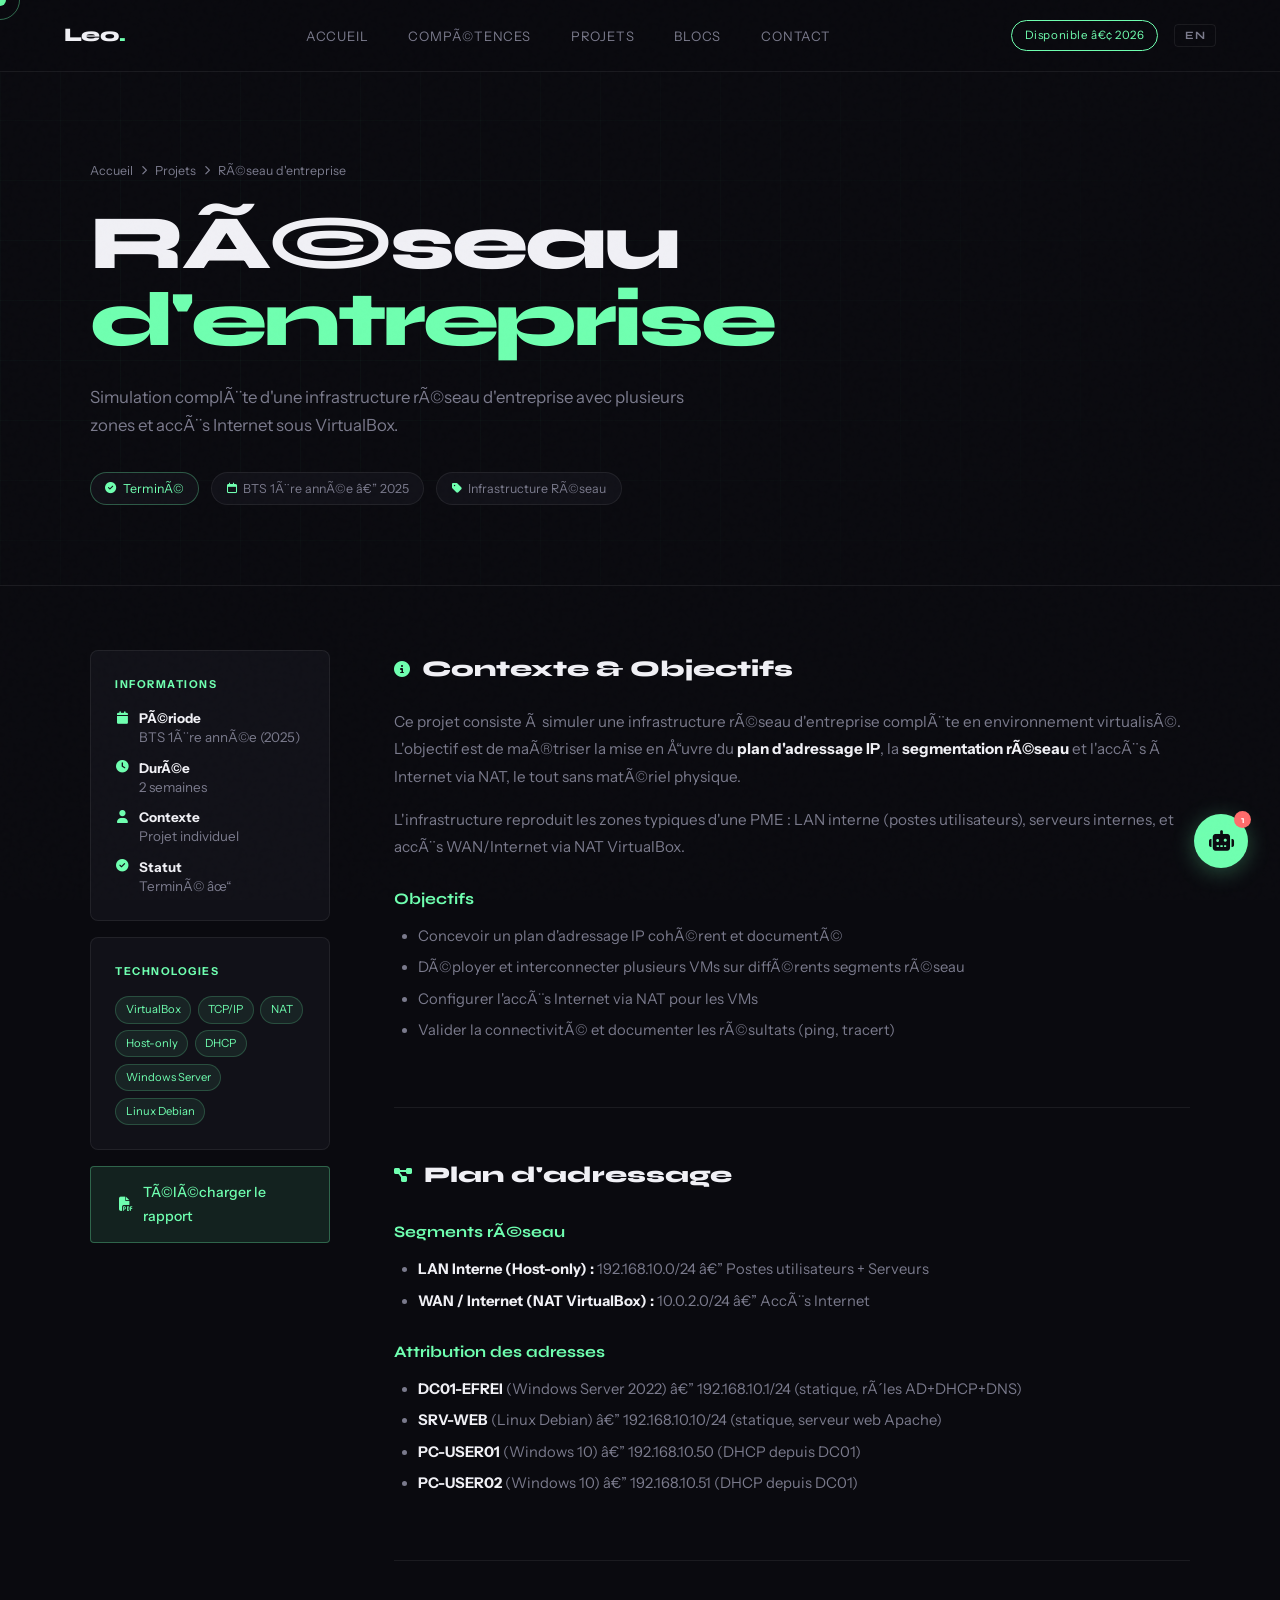
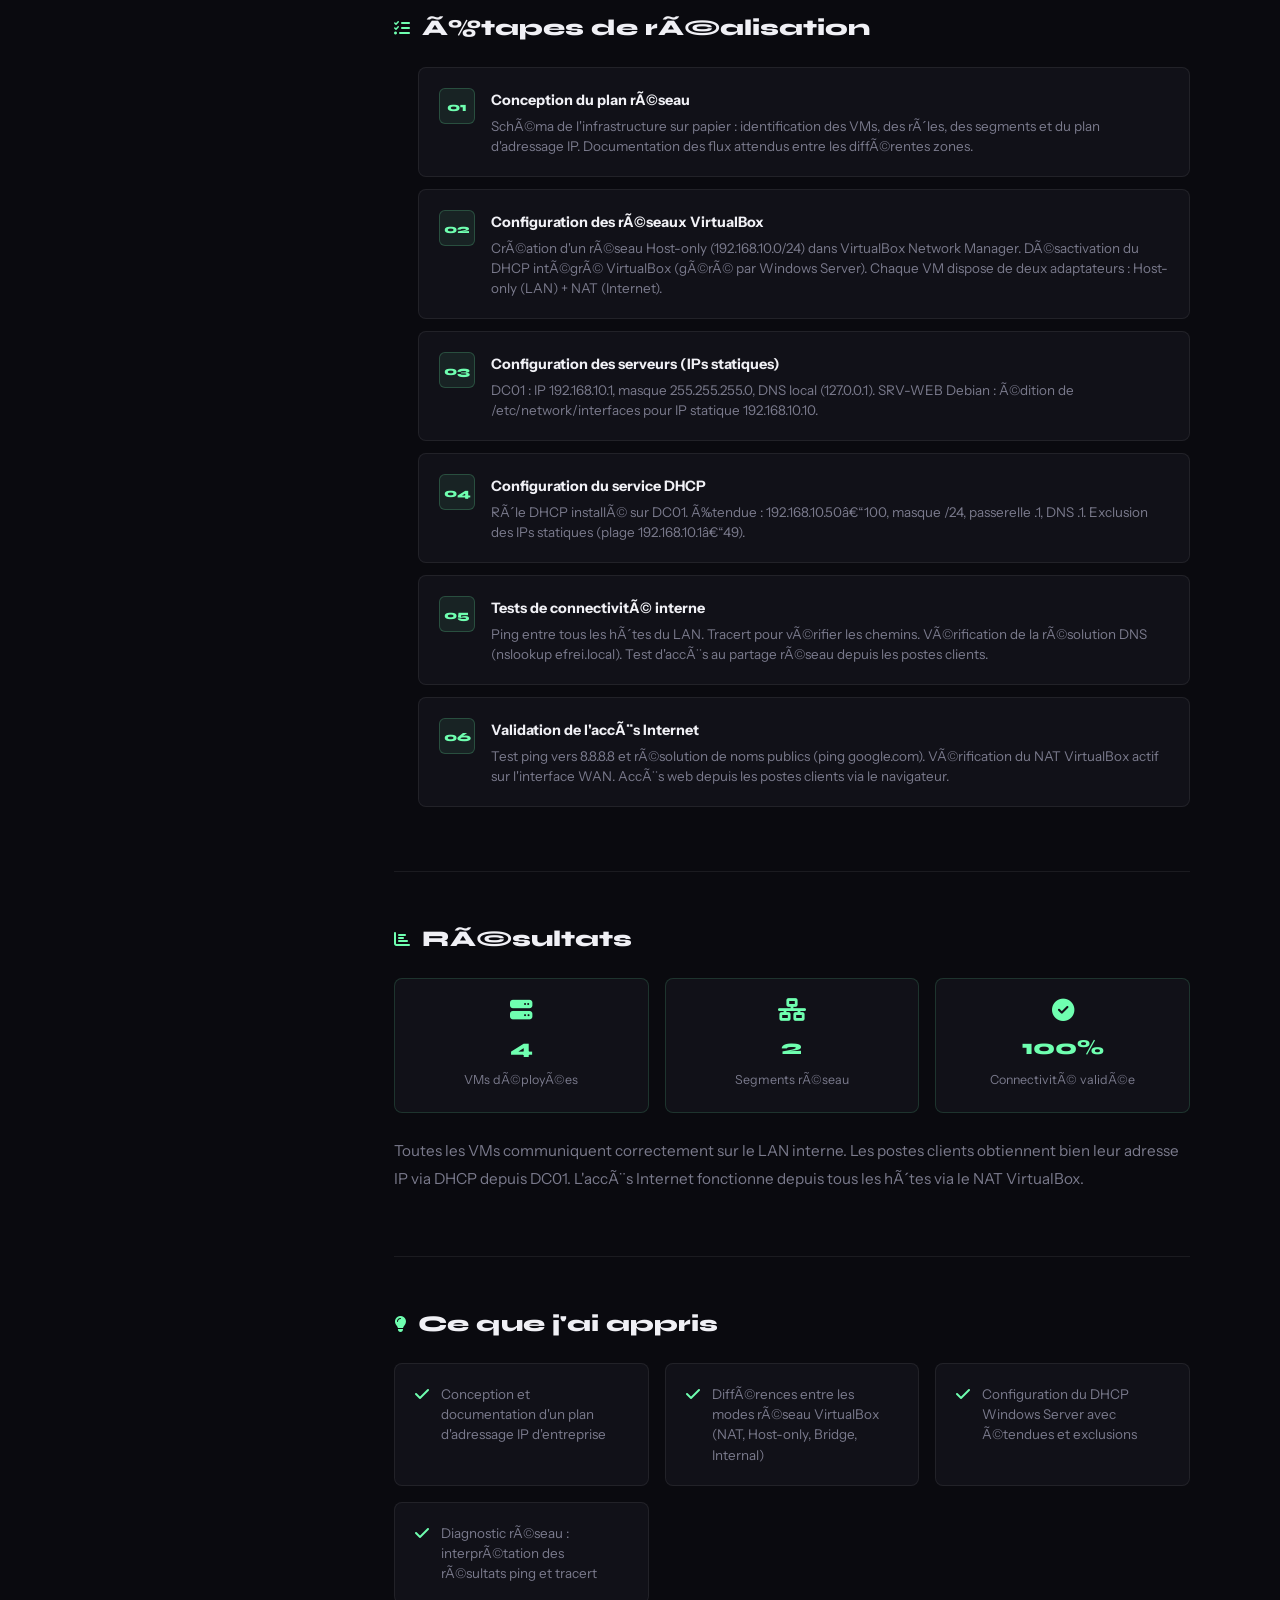
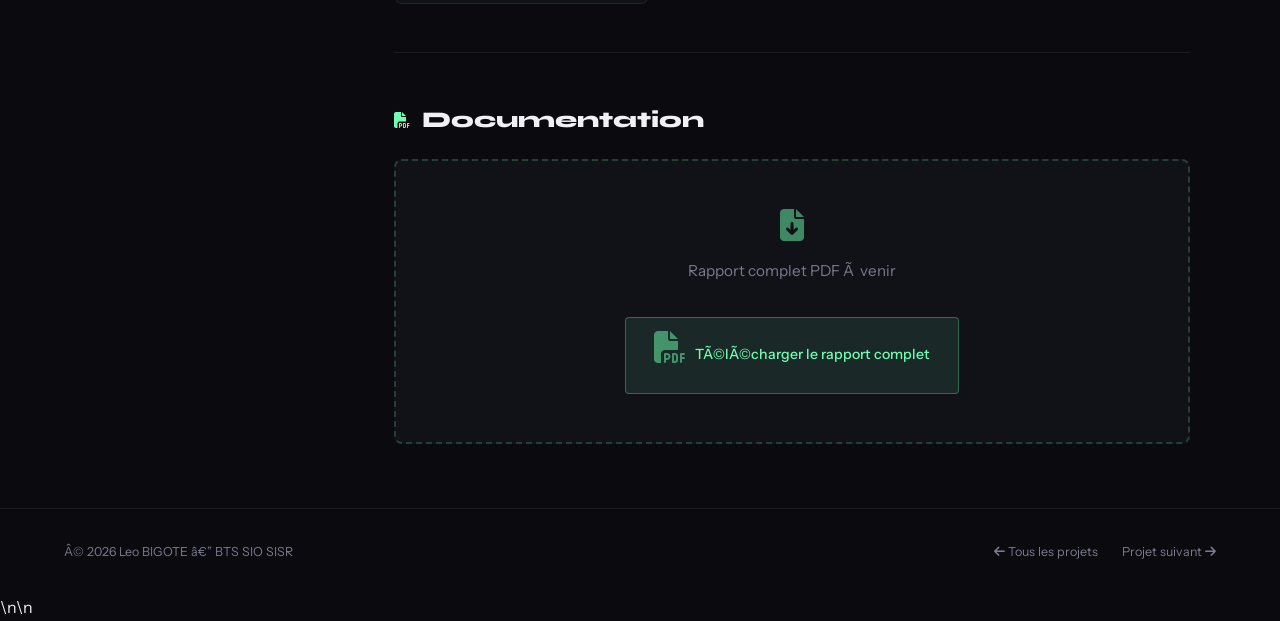
<file: projet-reseau.html>
﻿<!DOCTYPE html>
<html lang="fr">
<head>
<meta charset="UTF-8">
<meta name="viewport" content="width=device-width, initial-scale=1.0">
<title>RÃ©seau d'entreprise â€” Leo BIGOTE</title>
<link rel="preconnect" href="https://fonts.googleapis.com">
<link href="https://fonts.googleapis.com/css2?family=Syne:wght@400;700;800&family=Instrument+Sans:wght@400;500&display=swap" rel="stylesheet">
<link rel="stylesheet" href="https://cdnjs.cloudflare.com/ajax/libs/font-awesome/6.5.0/css/all.min.css">
<link rel="stylesheet" href="style.css">
<script async src="https://www.googletagmanager.com/gtag/js?id=G-XXXXXXXXXX"></script>
<script>window.dataLayer=window.dataLayer||[];function gtag(){dataLayer.push(arguments);}gtag('js',new Date());gtag('config','G-XXXXXXXXXX');</script>
</head>
<body>
<div id="cursor"></div>
<div id="cursor-ring"></div>

<nav>
  <a href="index.html" class="nav-logo">Leo<span>.</span></a>
  <ul class="nav-links">
    <li><a href="index.html">Accueil</a></li>
    <li><a href="competences.html">CompÃ©tences</a></li>
    <li><a href="projets.html" class="active">Projets</a></li>
    <li><a href="index.html#blocs">Blocs</a></li>
    <li><a href="index.html#contact">Contact</a></li>
  </ul>
  <div class="nav-right">
    <span class="nav-badge">Disponible â€¢ 2026</span>
    <button class="hamburger" id="hamburger" aria-label="Menu"><span></span><span></span><span></span></button>
  </div>
</nav>
<div class="mobile-nav" id="mobile-nav">
  <a href="index.html">Accueil</a>
  <a href="competences.html">CompÃ©tences</a>
  <a href="projets.html">Projets</a>
  <a href="index.html#blocs">Blocs</a>
  <a href="index.html#contact">Contact</a>
</div>

<div class="page-hero">
  <div class="hero-grid-bg"></div>
  <div class="page-hero-inner">
    <div class="breadcrumb">
      <a href="index.html">Accueil</a>
      <i class="fa-solid fa-chevron-right"></i>
      <a href="projets.html">Projets</a>
      <i class="fa-solid fa-chevron-right"></i>
      <span>RÃ©seau d'entreprise</span>
    </div>
    <h1 class="page-title">RÃ©seau <span>d'entreprise</span></h1>
    <p class="page-subtitle">Simulation complÃ¨te d'une infrastructure rÃ©seau d'entreprise avec plusieurs zones et accÃ¨s Internet sous VirtualBox.</p>
    <div class="page-meta">
      <span class="meta-badge done"><i class="fa-solid fa-circle-check"></i> TerminÃ©</span>
      <span class="meta-badge"><i class="fa-regular fa-calendar"></i> BTS 1Ã¨re annÃ©e â€” 2025</span>
      <span class="meta-badge"><i class="fa-solid fa-tag"></i> Infrastructure RÃ©seau</span>
    </div>
  </div>
</div>

<div class="report-wrapper">
  <div class="report-inner">
    <aside class="report-sidebar">
      <div class="sidebar-card">
        <h5>Informations</h5>
        <div class="sidebar-info-item"><i class="fa-solid fa-calendar"></i><span><strong>PÃ©riode</strong>BTS 1Ã¨re annÃ©e (2025)</span></div>
        <div class="sidebar-info-item"><i class="fa-solid fa-clock"></i><span><strong>DurÃ©e</strong>2 semaines</span></div>
        <div class="sidebar-info-item"><i class="fa-solid fa-user"></i><span><strong>Contexte</strong>Projet individuel</span></div>
        <div class="sidebar-info-item"><i class="fa-solid fa-circle-check"></i><span><strong>Statut</strong>TerminÃ© âœ“</span></div>
      </div>
      <div class="sidebar-card">
        <h5>Technologies</h5>
        <div class="sidebar-techs">
          <span class="sidebar-tech">VirtualBox</span>
          <span class="sidebar-tech">TCP/IP</span>
          <span class="sidebar-tech">NAT</span>
          <span class="sidebar-tech">Host-only</span>
          <span class="sidebar-tech">DHCP</span>
          <span class="sidebar-tech">Windows Server</span>
          <span class="sidebar-tech">Linux Debian</span>
        </div>
      </div>
      <a href="documents/rapport-reseau.pdf" class="btn-download" style="width:100%;justify-content:center;" target="_blank">
        <i class="fa-solid fa-file-pdf"></i> TÃ©lÃ©charger le rapport
      </a>
    </aside>

    <div class="report-content">
      <div class="report-section">
        <h2><i class="fa-solid fa-circle-info"></i> Contexte & Objectifs</h2>
        <p>Ce projet consiste Ã  simuler une infrastructure rÃ©seau d'entreprise complÃ¨te en environnement virtualisÃ©. L'objectif est de maÃ®triser la mise en Å“uvre du <strong>plan d'adressage IP</strong>, la <strong>segmentation rÃ©seau</strong> et l'accÃ¨s Ã  Internet via NAT, le tout sans matÃ©riel physique.</p>
        <p>L'infrastructure reproduit les zones typiques d'une PME : LAN interne (postes utilisateurs), serveurs internes, et accÃ¨s WAN/Internet via NAT VirtualBox.</p>
        <h3>Objectifs</h3>
        <ul>
          <li>Concevoir un plan d'adressage IP cohÃ©rent et documentÃ©</li>
          <li>DÃ©ployer et interconnecter plusieurs VMs sur diffÃ©rents segments rÃ©seau</li>
          <li>Configurer l'accÃ¨s Internet via NAT pour les VMs</li>
          <li>Valider la connectivitÃ© et documenter les rÃ©sultats (ping, tracert)</li>
        </ul>
      </div>

      <div class="report-section">
        <h2><i class="fa-solid fa-diagram-project"></i> Plan d'adressage</h2>
        <h3>Segments rÃ©seau</h3>
        <ul>
          <li><strong>LAN Interne (Host-only) :</strong> 192.168.10.0/24 â€” Postes utilisateurs + Serveurs</li>
          <li><strong>WAN / Internet (NAT VirtualBox) :</strong> 10.0.2.0/24 â€” AccÃ¨s Internet</li>
        </ul>
        <h3>Attribution des adresses</h3>
        <ul>
          <li><strong>DC01-EFREI</strong> (Windows Server 2022) â€” 192.168.10.1/24 (statique, rÃ´les AD+DHCP+DNS)</li>
          <li><strong>SRV-WEB</strong> (Linux Debian) â€” 192.168.10.10/24 (statique, serveur web Apache)</li>
          <li><strong>PC-USER01</strong> (Windows 10) â€” 192.168.10.50 (DHCP depuis DC01)</li>
          <li><strong>PC-USER02</strong> (Windows 10) â€” 192.168.10.51 (DHCP depuis DC01)</li>
        </ul>
      </div>

      <div class="report-section">
        <h2><i class="fa-solid fa-list-check"></i> Ã‰tapes de rÃ©alisation</h2>
        <ol class="step-list">
          <li>
            <div class="step-content">
              <strong>Conception du plan rÃ©seau</strong>
              <p>SchÃ©ma de l'infrastructure sur papier : identification des VMs, des rÃ´les, des segments et du plan d'adressage IP. Documentation des flux attendus entre les diffÃ©rentes zones.</p>
            </div>
          </li>
          <li>
            <div class="step-content">
              <strong>Configuration des rÃ©seaux VirtualBox</strong>
              <p>CrÃ©ation d'un rÃ©seau Host-only (192.168.10.0/24) dans VirtualBox Network Manager. DÃ©sactivation du DHCP intÃ©grÃ© VirtualBox (gÃ©rÃ© par Windows Server). Chaque VM dispose de deux adaptateurs : Host-only (LAN) + NAT (Internet).</p>
            </div>
          </li>
          <li>
            <div class="step-content">
              <strong>Configuration des serveurs (IPs statiques)</strong>
              <p>DC01 : IP 192.168.10.1, masque 255.255.255.0, DNS local (127.0.0.1). SRV-WEB Debian : Ã©dition de /etc/network/interfaces pour IP statique 192.168.10.10.</p>
            </div>
          </li>
          <li>
            <div class="step-content">
              <strong>Configuration du service DHCP</strong>
              <p>RÃ´le DHCP installÃ© sur DC01. Ã‰tendue : 192.168.10.50â€“100, masque /24, passerelle .1, DNS .1. Exclusion des IPs statiques (plage 192.168.10.1â€“49).</p>
            </div>
          </li>
          <li>
            <div class="step-content">
              <strong>Tests de connectivitÃ© interne</strong>
              <p>Ping entre tous les hÃ´tes du LAN. Tracert pour vÃ©rifier les chemins. VÃ©rification de la rÃ©solution DNS (nslookup efrei.local). Test d'accÃ¨s au partage rÃ©seau depuis les postes clients.</p>
            </div>
          </li>
          <li>
            <div class="step-content">
              <strong>Validation de l'accÃ¨s Internet</strong>
              <p>Test ping vers 8.8.8.8 et rÃ©solution de noms publics (ping google.com). VÃ©rification du NAT VirtualBox actif sur l'interface WAN. AccÃ¨s web depuis les postes clients via le navigateur.</p>
            </div>
          </li>
        </ol>
      </div>

      <div class="report-section">
        <h2><i class="fa-solid fa-chart-bar"></i> RÃ©sultats</h2>
        <div class="result-grid">
          <div class="result-card">
            <i class="fa-solid fa-server"></i>
            <strong>4</strong>
            <span>VMs dÃ©ployÃ©es</span>
          </div>
          <div class="result-card">
            <i class="fa-solid fa-network-wired"></i>
            <strong>2</strong>
            <span>Segments rÃ©seau</span>
          </div>
          <div class="result-card">
            <i class="fa-solid fa-circle-check"></i>
            <strong>100%</strong>
            <span>ConnectivitÃ© validÃ©e</span>
          </div>
        </div>
        <p style="margin-top:1.5rem;">Toutes les VMs communiquent correctement sur le LAN interne. Les postes clients obtiennent bien leur adresse IP via DHCP depuis DC01. L'accÃ¨s Internet fonctionne depuis tous les hÃ´tes via le NAT VirtualBox.</p>
      </div>

      <div class="report-section">
        <h2><i class="fa-solid fa-lightbulb"></i> Ce que j'ai appris</h2>
        <div class="learned-grid">
          <div class="learned-item"><i class="fa-solid fa-check"></i><p>Conception et documentation d'un plan d'adressage IP d'entreprise</p></div>
          <div class="learned-item"><i class="fa-solid fa-check"></i><p>DiffÃ©rences entre les modes rÃ©seau VirtualBox (NAT, Host-only, Bridge, Internal)</p></div>
          <div class="learned-item"><i class="fa-solid fa-check"></i><p>Configuration du DHCP Windows Server avec Ã©tendues et exclusions</p></div>
          <div class="learned-item"><i class="fa-solid fa-check"></i><p>Diagnostic rÃ©seau : interprÃ©tation des rÃ©sultats ping et tracert</p></div>
        </div>
      </div>

      <div class="report-section">
        <h2><i class="fa-solid fa-file-pdf"></i> Documentation</h2>
        <div class="placeholder-box">
          <i class="fa-solid fa-file-arrow-down"></i>
          <p>Rapport complet PDF Ã  venir</p>
          <a href="documents/rapport-reseau.pdf" class="btn-download" style="margin-top:1rem;display:inline-flex;" target="_blank">
            <i class="fa-solid fa-file-pdf"></i> TÃ©lÃ©charger le rapport complet
          </a>
        </div>
      </div>
    </div>
  </div>
</div>

<footer>
  <span>Â© 2026 Leo BIGOTE â€” BTS SIO SISR</span>
  <div class="footer-links">
    <a href="projets.html"><i class="fa-solid fa-arrow-left"></i> Tous les projets</a>
    <a href="projet-vlan.html">Projet suivant <i class="fa-solid fa-arrow-right"></i></a>
  </div>
</footer>
<script src="main.js"></script>\n<script src="i18n.js"></script>\n<script src="chatbot.js"></script>
</body>
</html>
</file>
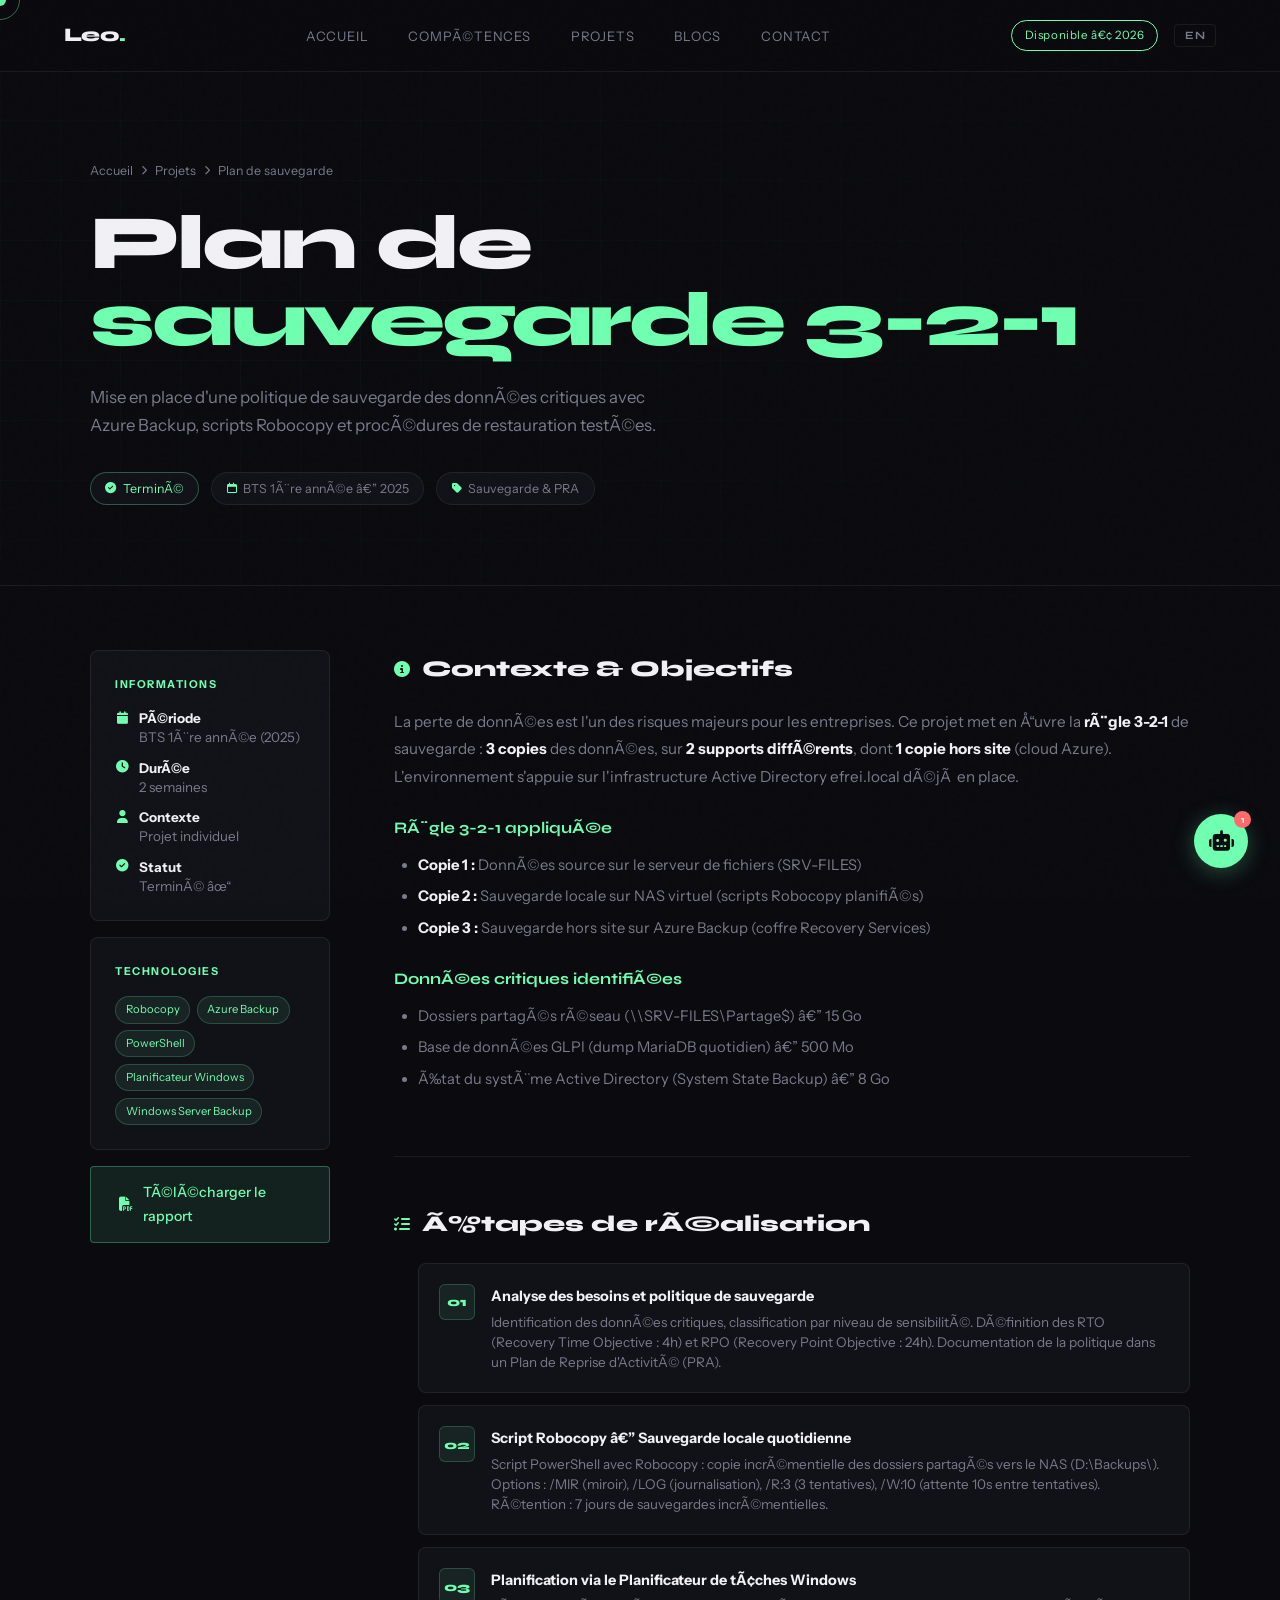
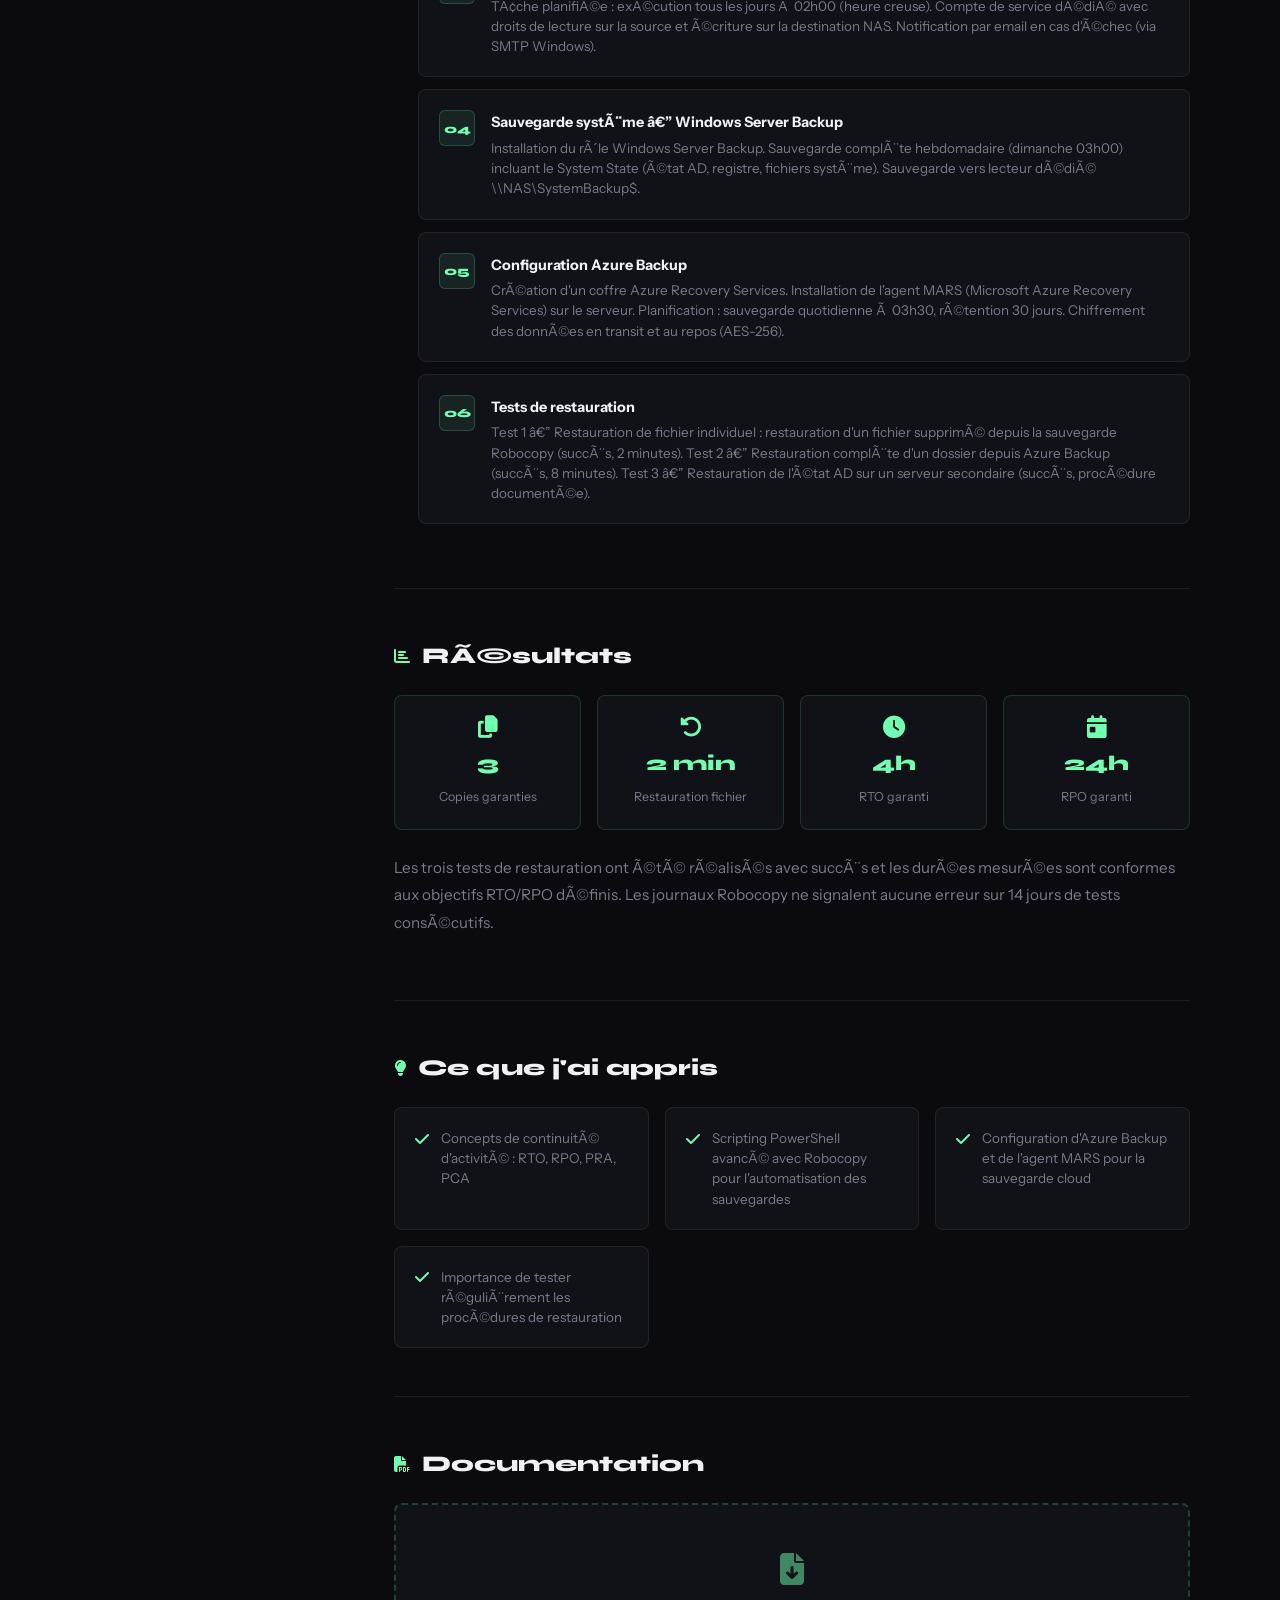
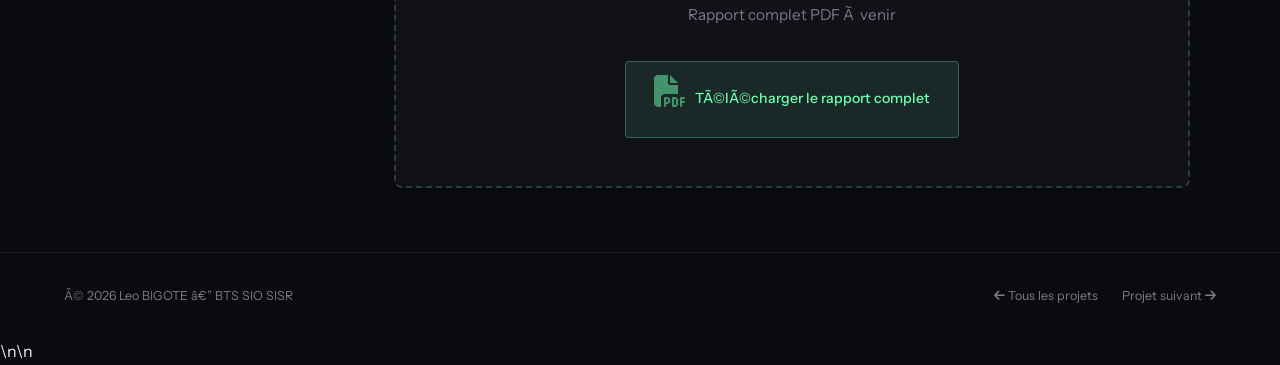
<file: projet-sauvegarde.html>
﻿<!DOCTYPE html>
<html lang="fr">
<head>
<meta charset="UTF-8">
<meta name="viewport" content="width=device-width, initial-scale=1.0">
<title>Plan de sauvegarde â€” Leo BIGOTE</title>
<link rel="preconnect" href="https://fonts.googleapis.com">
<link href="https://fonts.googleapis.com/css2?family=Syne:wght@400;700;800&family=Instrument+Sans:wght@400;500&display=swap" rel="stylesheet">
<link rel="stylesheet" href="https://cdnjs.cloudflare.com/ajax/libs/font-awesome/6.5.0/css/all.min.css">
<link rel="stylesheet" href="style.css">
<script async src="https://www.googletagmanager.com/gtag/js?id=G-XXXXXXXXXX"></script>
<script>window.dataLayer=window.dataLayer||[];function gtag(){dataLayer.push(arguments);}gtag('js',new Date());gtag('config','G-XXXXXXXXXX');</script>
</head>
<body>
<div id="cursor"></div>
<div id="cursor-ring"></div>
<nav>
  <a href="index.html" class="nav-logo">Leo<span>.</span></a>
  <ul class="nav-links">
    <li><a href="index.html">Accueil</a></li>
    <li><a href="competences.html">CompÃ©tences</a></li>
    <li><a href="projets.html" class="active">Projets</a></li>
    <li><a href="index.html#blocs">Blocs</a></li>
    <li><a href="index.html#contact">Contact</a></li>
  </ul>
  <div class="nav-right">
    <span class="nav-badge">Disponible â€¢ 2026</span>
    <button class="hamburger" id="hamburger" aria-label="Menu"><span></span><span></span><span></span></button>
  </div>
</nav>
<div class="mobile-nav" id="mobile-nav">
  <a href="index.html">Accueil</a>
  <a href="competences.html">CompÃ©tences</a>
  <a href="projets.html">Projets</a>
  <a href="index.html#blocs">Blocs</a>
  <a href="index.html#contact">Contact</a>
</div>

<div class="page-hero">
  <div class="hero-grid-bg"></div>
  <div class="page-hero-inner">
    <div class="breadcrumb">
      <a href="index.html">Accueil</a>
      <i class="fa-solid fa-chevron-right"></i>
      <a href="projets.html">Projets</a>
      <i class="fa-solid fa-chevron-right"></i>
      <span>Plan de sauvegarde</span>
    </div>
    <h1 class="page-title">Plan de <span>sauvegarde 3-2-1</span></h1>
    <p class="page-subtitle">Mise en place d'une politique de sauvegarde des donnÃ©es critiques avec Azure Backup, scripts Robocopy et procÃ©dures de restauration testÃ©es.</p>
    <div class="page-meta">
      <span class="meta-badge done"><i class="fa-solid fa-circle-check"></i> TerminÃ©</span>
      <span class="meta-badge"><i class="fa-regular fa-calendar"></i> BTS 1Ã¨re annÃ©e â€” 2025</span>
      <span class="meta-badge"><i class="fa-solid fa-tag"></i> Sauvegarde & PRA</span>
    </div>
  </div>
</div>

<div class="report-wrapper">
  <div class="report-inner">
    <aside class="report-sidebar">
      <div class="sidebar-card">
        <h5>Informations</h5>
        <div class="sidebar-info-item"><i class="fa-solid fa-calendar"></i><span><strong>PÃ©riode</strong>BTS 1Ã¨re annÃ©e (2025)</span></div>
        <div class="sidebar-info-item"><i class="fa-solid fa-clock"></i><span><strong>DurÃ©e</strong>2 semaines</span></div>
        <div class="sidebar-info-item"><i class="fa-solid fa-user"></i><span><strong>Contexte</strong>Projet individuel</span></div>
        <div class="sidebar-info-item"><i class="fa-solid fa-circle-check"></i><span><strong>Statut</strong>TerminÃ© âœ“</span></div>
      </div>
      <div class="sidebar-card">
        <h5>Technologies</h5>
        <div class="sidebar-techs">
          <span class="sidebar-tech">Robocopy</span>
          <span class="sidebar-tech">Azure Backup</span>
          <span class="sidebar-tech">PowerShell</span>
          <span class="sidebar-tech">Planificateur Windows</span>
          <span class="sidebar-tech">Windows Server Backup</span>
        </div>
      </div>
      <a href="documents/rapport-sauvegarde.pdf" class="btn-download" style="width:100%;justify-content:center;" target="_blank">
        <i class="fa-solid fa-file-pdf"></i> TÃ©lÃ©charger le rapport
      </a>
    </aside>

    <div class="report-content">
      <div class="report-section">
        <h2><i class="fa-solid fa-circle-info"></i> Contexte & Objectifs</h2>
        <p>La perte de donnÃ©es est l'un des risques majeurs pour les entreprises. Ce projet met en Å“uvre la <strong>rÃ¨gle 3-2-1</strong> de sauvegarde : <strong>3 copies</strong> des donnÃ©es, sur <strong>2 supports diffÃ©rents</strong>, dont <strong>1 copie hors site</strong> (cloud Azure). L'environnement s'appuie sur l'infrastructure Active Directory efrei.local dÃ©jÃ  en place.</p>
        <h3>RÃ¨gle 3-2-1 appliquÃ©e</h3>
        <ul>
          <li><strong>Copie 1 :</strong> DonnÃ©es source sur le serveur de fichiers (SRV-FILES)</li>
          <li><strong>Copie 2 :</strong> Sauvegarde locale sur NAS virtuel (scripts Robocopy planifiÃ©s)</li>
          <li><strong>Copie 3 :</strong> Sauvegarde hors site sur Azure Backup (coffre Recovery Services)</li>
        </ul>
        <h3>DonnÃ©es critiques identifiÃ©es</h3>
        <ul>
          <li>Dossiers partagÃ©s rÃ©seau (\\SRV-FILES\Partage$) â€” 15 Go</li>
          <li>Base de donnÃ©es GLPI (dump MariaDB quotidien) â€” 500 Mo</li>
          <li>Ã‰tat du systÃ¨me Active Directory (System State Backup) â€” 8 Go</li>
        </ul>
      </div>

      <div class="report-section">
        <h2><i class="fa-solid fa-list-check"></i> Ã‰tapes de rÃ©alisation</h2>
        <ol class="step-list">
          <li>
            <div class="step-content">
              <strong>Analyse des besoins et politique de sauvegarde</strong>
              <p>Identification des donnÃ©es critiques, classification par niveau de sensibilitÃ©. DÃ©finition des RTO (Recovery Time Objective : 4h) et RPO (Recovery Point Objective : 24h). Documentation de la politique dans un Plan de Reprise d'ActivitÃ© (PRA).</p>
            </div>
          </li>
          <li>
            <div class="step-content">
              <strong>Script Robocopy â€” Sauvegarde locale quotidienne</strong>
              <p>Script PowerShell avec Robocopy : copie incrÃ©mentielle des dossiers partagÃ©s vers le NAS (D:\Backups\). Options : /MIR (miroir), /LOG (journalisation), /R:3 (3 tentatives), /W:10 (attente 10s entre tentatives). RÃ©tention : 7 jours de sauvegardes incrÃ©mentielles.</p>
            </div>
          </li>
          <li>
            <div class="step-content">
              <strong>Planification via le Planificateur de tÃ¢ches Windows</strong>
              <p>TÃ¢che planifiÃ©e : exÃ©cution tous les jours Ã  02h00 (heure creuse). Compte de service dÃ©diÃ© avec droits de lecture sur la source et Ã©criture sur la destination NAS. Notification par email en cas d'Ã©chec (via SMTP Windows).</p>
            </div>
          </li>
          <li>
            <div class="step-content">
              <strong>Sauvegarde systÃ¨me â€” Windows Server Backup</strong>
              <p>Installation du rÃ´le Windows Server Backup. Sauvegarde complÃ¨te hebdomadaire (dimanche 03h00) incluant le System State (Ã©tat AD, registre, fichiers systÃ¨me). Sauvegarde vers lecteur dÃ©diÃ© \\NAS\SystemBackup$.</p>
            </div>
          </li>
          <li>
            <div class="step-content">
              <strong>Configuration Azure Backup</strong>
              <p>CrÃ©ation d'un coffre Azure Recovery Services. Installation de l'agent MARS (Microsoft Azure Recovery Services) sur le serveur. Planification : sauvegarde quotidienne Ã  03h30, rÃ©tention 30 jours. Chiffrement des donnÃ©es en transit et au repos (AES-256).</p>
            </div>
          </li>
          <li>
            <div class="step-content">
              <strong>Tests de restauration</strong>
              <p>Test 1 â€” Restauration de fichier individuel : restauration d'un fichier supprimÃ© depuis la sauvegarde Robocopy (succÃ¨s, 2 minutes). Test 2 â€” Restauration complÃ¨te d'un dossier depuis Azure Backup (succÃ¨s, 8 minutes). Test 3 â€” Restauration de l'Ã©tat AD sur un serveur secondaire (succÃ¨s, procÃ©dure documentÃ©e).</p>
            </div>
          </li>
        </ol>
      </div>

      <div class="report-section">
        <h2><i class="fa-solid fa-chart-bar"></i> RÃ©sultats</h2>
        <div class="result-grid">
          <div class="result-card"><i class="fa-solid fa-copy"></i><strong>3</strong><span>Copies garanties</span></div>
          <div class="result-card"><i class="fa-solid fa-rotate-left"></i><strong>2 min</strong><span>Restauration fichier</span></div>
          <div class="result-card"><i class="fa-solid fa-clock"></i><strong>4h</strong><span>RTO garanti</span></div>
          <div class="result-card"><i class="fa-solid fa-calendar-day"></i><strong>24h</strong><span>RPO garanti</span></div>
        </div>
        <p style="margin-top:1.5rem;">Les trois tests de restauration ont Ã©tÃ© rÃ©alisÃ©s avec succÃ¨s et les durÃ©es mesurÃ©es sont conformes aux objectifs RTO/RPO dÃ©finis. Les journaux Robocopy ne signalent aucune erreur sur 14 jours de tests consÃ©cutifs.</p>
      </div>

      <div class="report-section">
        <h2><i class="fa-solid fa-lightbulb"></i> Ce que j'ai appris</h2>
        <div class="learned-grid">
          <div class="learned-item"><i class="fa-solid fa-check"></i><p>Concepts de continuitÃ© d'activitÃ© : RTO, RPO, PRA, PCA</p></div>
          <div class="learned-item"><i class="fa-solid fa-check"></i><p>Scripting PowerShell avancÃ© avec Robocopy pour l'automatisation des sauvegardes</p></div>
          <div class="learned-item"><i class="fa-solid fa-check"></i><p>Configuration d'Azure Backup et de l'agent MARS pour la sauvegarde cloud</p></div>
          <div class="learned-item"><i class="fa-solid fa-check"></i><p>Importance de tester rÃ©guliÃ¨rement les procÃ©dures de restauration</p></div>
        </div>
      </div>

      <div class="report-section">
        <h2><i class="fa-solid fa-file-pdf"></i> Documentation</h2>
        <div class="placeholder-box">
          <i class="fa-solid fa-file-arrow-down"></i>
          <p>Rapport complet PDF Ã  venir</p>
          <a href="documents/rapport-sauvegarde.pdf" class="btn-download" style="margin-top:1rem;display:inline-flex;" target="_blank">
            <i class="fa-solid fa-file-pdf"></i> TÃ©lÃ©charger le rapport complet
          </a>
        </div>
      </div>
    </div>
  </div>
</div>

<footer>
  <span>Â© 2026 Leo BIGOTE â€” BTS SIO SISR</span>
  <div class="footer-links">
    <a href="projets.html"><i class="fa-solid fa-arrow-left"></i> Tous les projets</a>
    <a href="projet-securite.html">Projet suivant <i class="fa-solid fa-arrow-right"></i></a>
  </div>
</footer>
<script src="main.js"></script>\n<script src="i18n.js"></script>\n<script src="chatbot.js"></script>
</body>
</html>
</file>
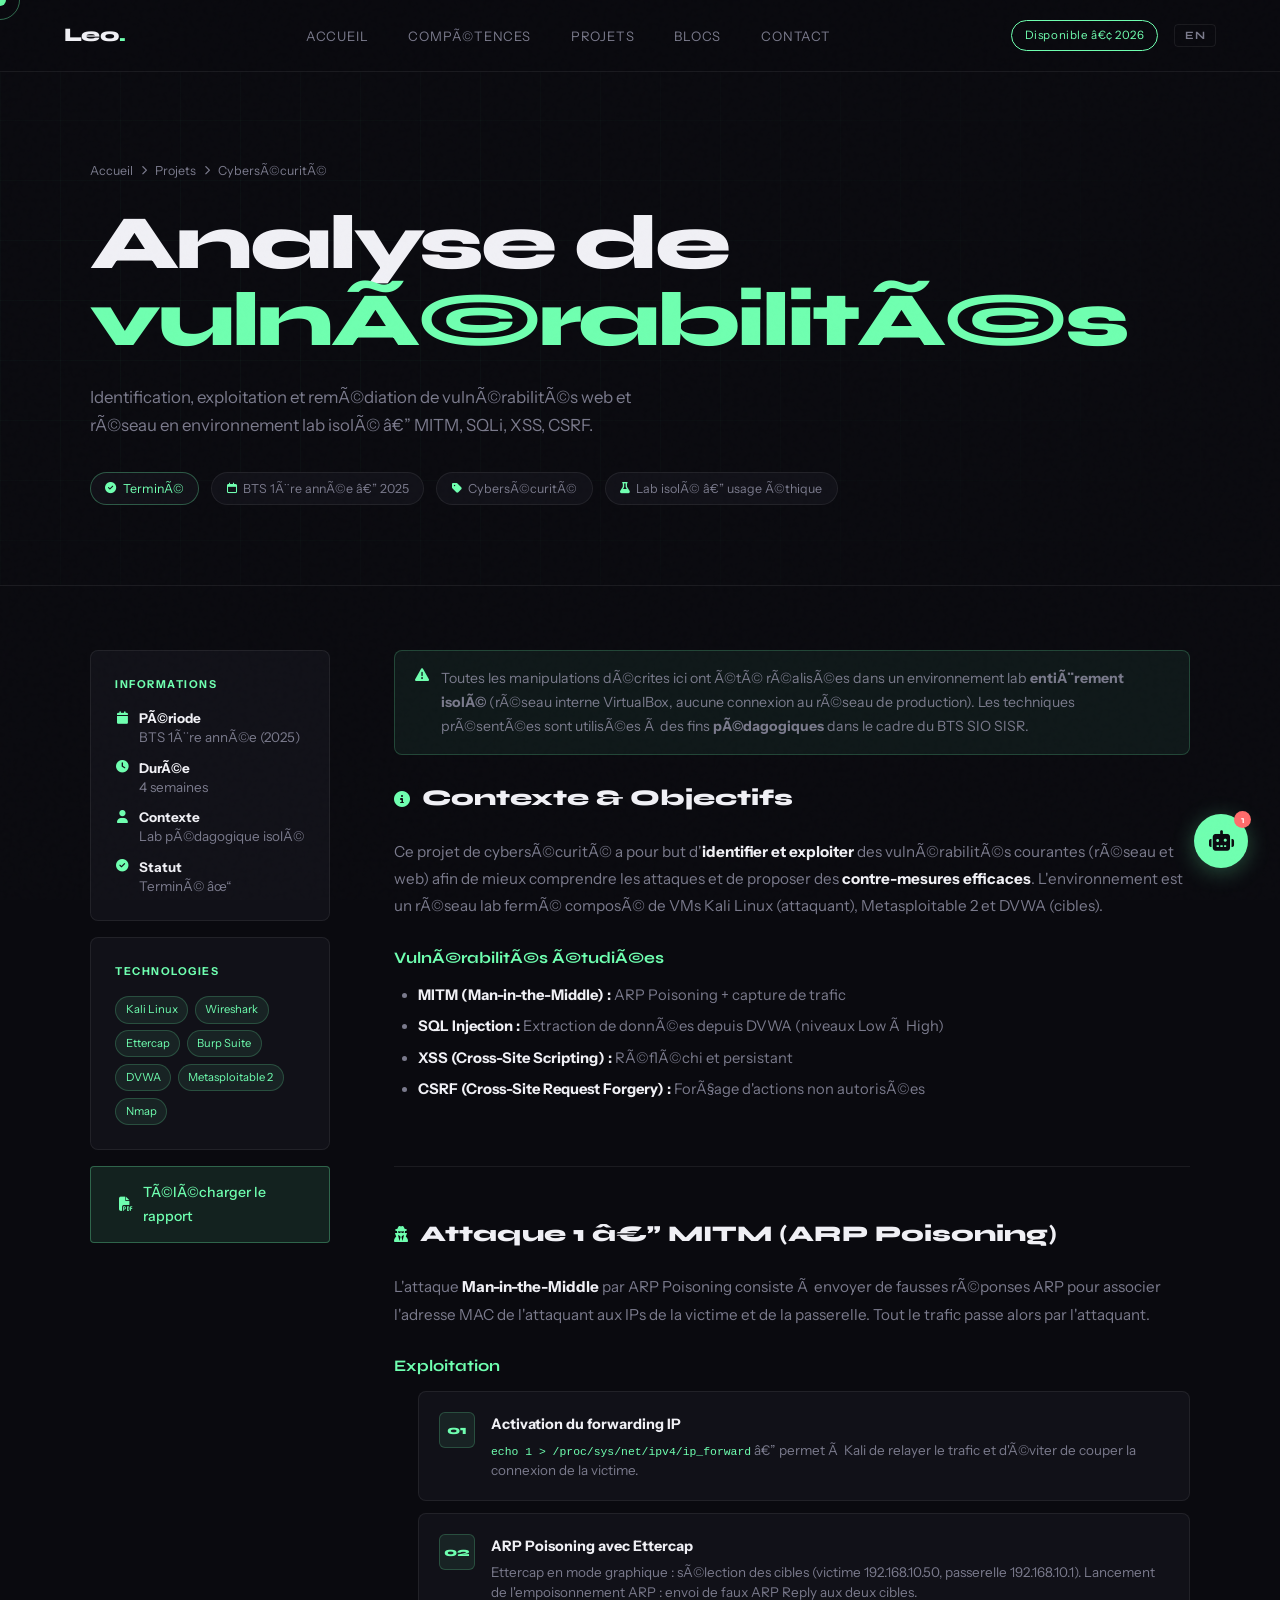
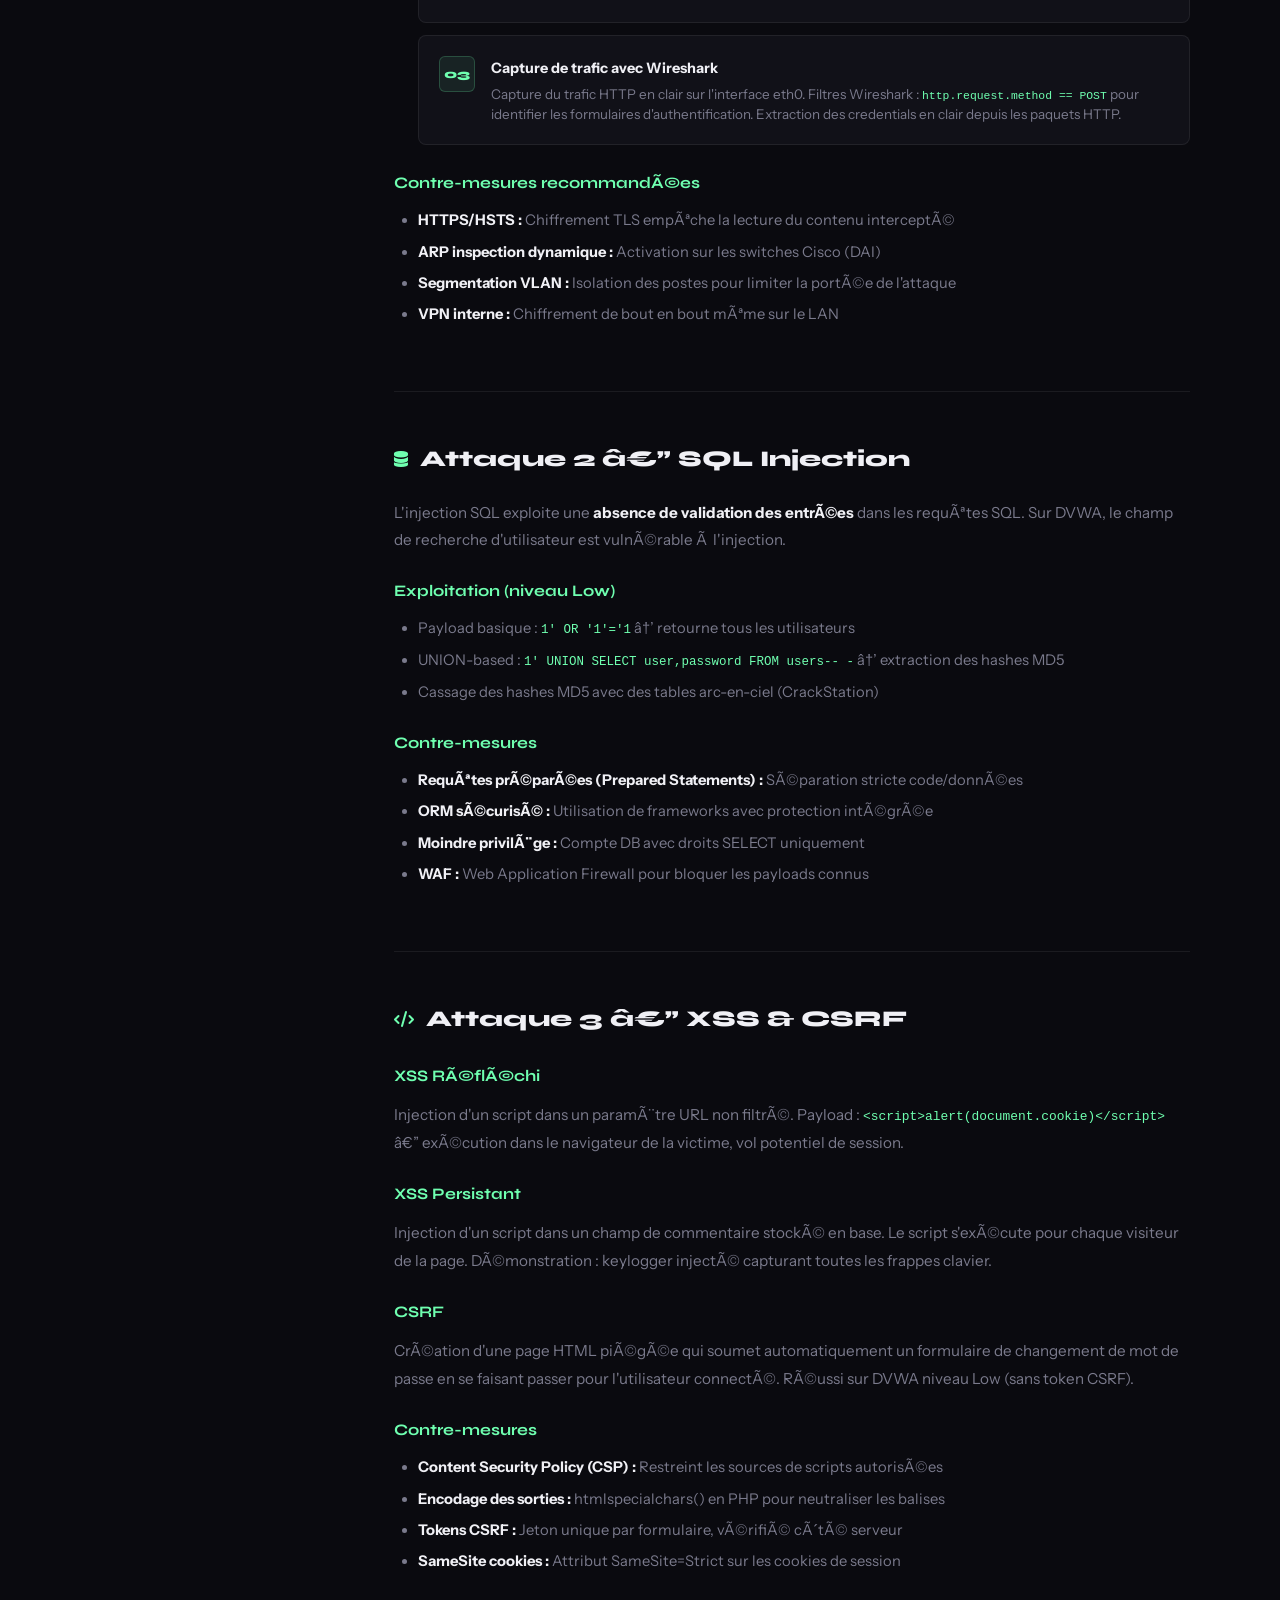
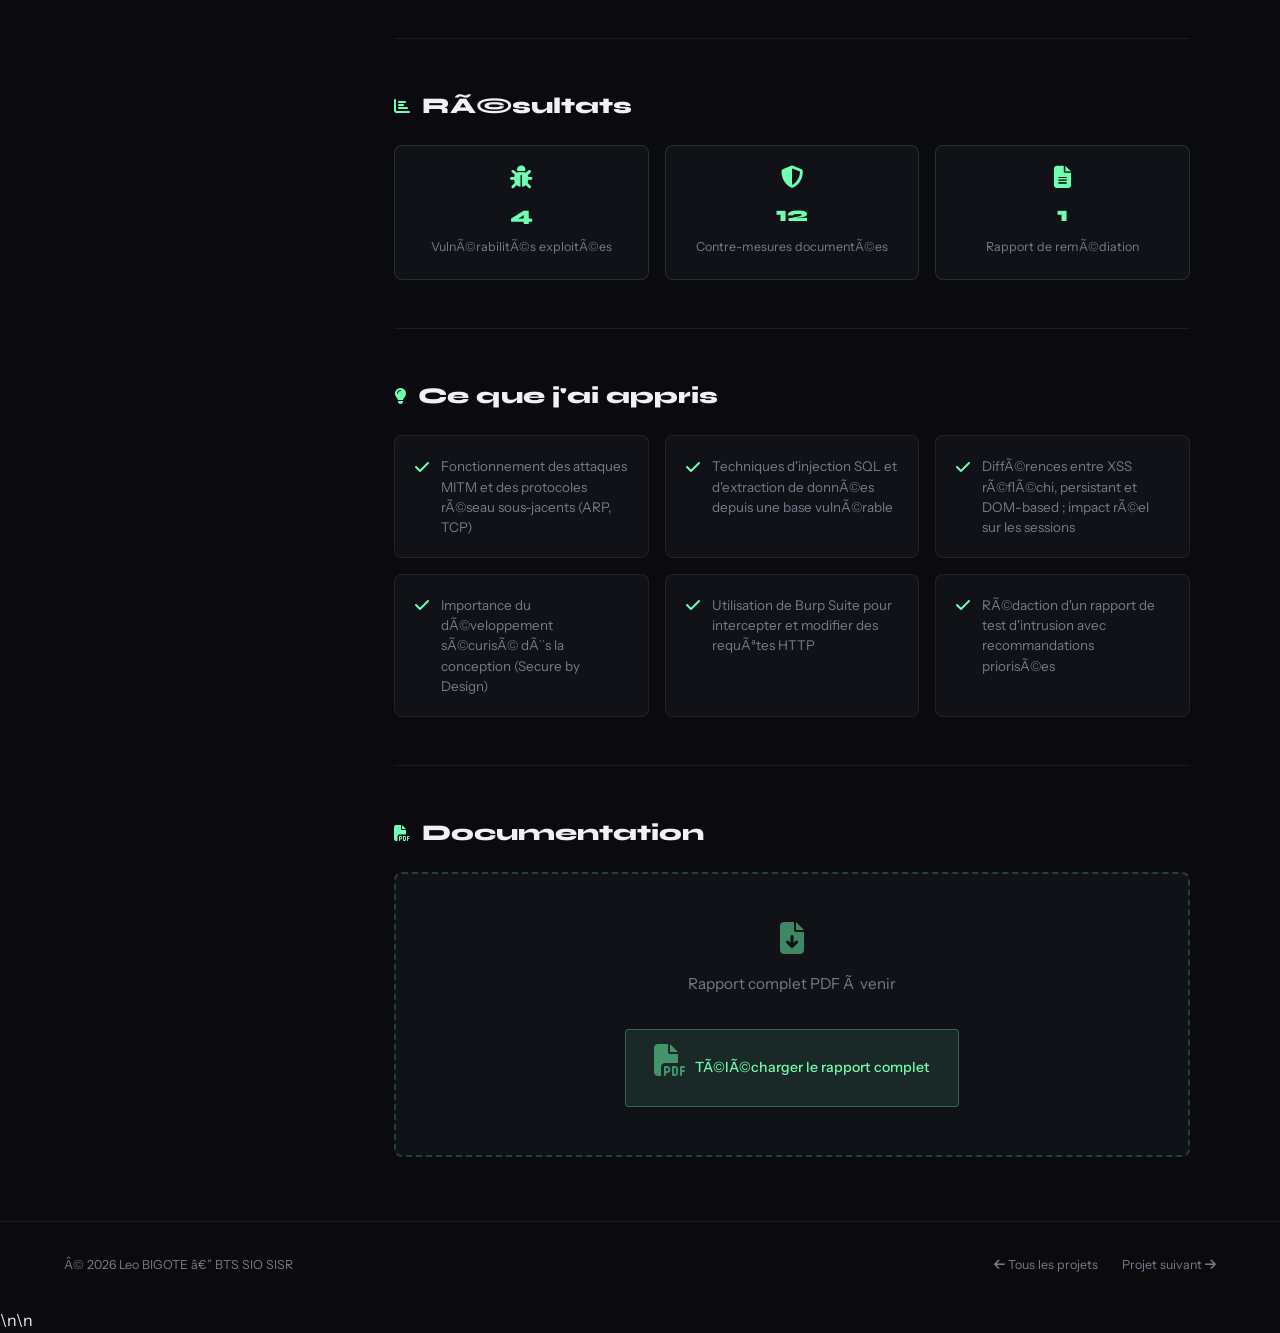
<file: projet-securite.html>
﻿<!DOCTYPE html>
<html lang="fr">
<head>
<meta charset="UTF-8">
<meta name="viewport" content="width=device-width, initial-scale=1.0">
<title>Analyse de vulnÃ©rabilitÃ©s â€” Leo BIGOTE</title>
<link rel="preconnect" href="https://fonts.googleapis.com">
<link href="https://fonts.googleapis.com/css2?family=Syne:wght@400;700;800&family=Instrument+Sans:wght@400;500&display=swap" rel="stylesheet">
<link rel="stylesheet" href="https://cdnjs.cloudflare.com/ajax/libs/font-awesome/6.5.0/css/all.min.css">
<link rel="stylesheet" href="style.css">
<script async src="https://www.googletagmanager.com/gtag/js?id=G-XXXXXXXXXX"></script>
<script>window.dataLayer=window.dataLayer||[];function gtag(){dataLayer.push(arguments);}gtag('js',new Date());gtag('config','G-XXXXXXXXXX');</script>
</head>
<body>
<div id="cursor"></div>
<div id="cursor-ring"></div>
<nav>
  <a href="index.html" class="nav-logo">Leo<span>.</span></a>
  <ul class="nav-links">
    <li><a href="index.html">Accueil</a></li>
    <li><a href="competences.html">CompÃ©tences</a></li>
    <li><a href="projets.html" class="active">Projets</a></li>
    <li><a href="index.html#blocs">Blocs</a></li>
    <li><a href="index.html#contact">Contact</a></li>
  </ul>
  <div class="nav-right">
    <span class="nav-badge">Disponible â€¢ 2026</span>
    <button class="hamburger" id="hamburger" aria-label="Menu"><span></span><span></span><span></span></button>
  </div>
</nav>
<div class="mobile-nav" id="mobile-nav">
  <a href="index.html">Accueil</a>
  <a href="competences.html">CompÃ©tences</a>
  <a href="projets.html">Projets</a>
  <a href="index.html#blocs">Blocs</a>
  <a href="index.html#contact">Contact</a>
</div>

<div class="page-hero">
  <div class="hero-grid-bg"></div>
  <div class="page-hero-inner">
    <div class="breadcrumb">
      <a href="index.html">Accueil</a>
      <i class="fa-solid fa-chevron-right"></i>
      <a href="projets.html">Projets</a>
      <i class="fa-solid fa-chevron-right"></i>
      <span>CybersÃ©curitÃ©</span>
    </div>
    <h1 class="page-title">Analyse de <span>vulnÃ©rabilitÃ©s</span></h1>
    <p class="page-subtitle">Identification, exploitation et remÃ©diation de vulnÃ©rabilitÃ©s web et rÃ©seau en environnement lab isolÃ© â€” MITM, SQLi, XSS, CSRF.</p>
    <div class="page-meta">
      <span class="meta-badge done"><i class="fa-solid fa-circle-check"></i> TerminÃ©</span>
      <span class="meta-badge"><i class="fa-regular fa-calendar"></i> BTS 1Ã¨re annÃ©e â€” 2025</span>
      <span class="meta-badge"><i class="fa-solid fa-tag"></i> CybersÃ©curitÃ©</span>
      <span class="meta-badge"><i class="fa-solid fa-flask"></i> Lab isolÃ© â€” usage Ã©thique</span>
    </div>
  </div>
</div>

<div class="report-wrapper">
  <div class="report-inner">
    <aside class="report-sidebar">
      <div class="sidebar-card">
        <h5>Informations</h5>
        <div class="sidebar-info-item"><i class="fa-solid fa-calendar"></i><span><strong>PÃ©riode</strong>BTS 1Ã¨re annÃ©e (2025)</span></div>
        <div class="sidebar-info-item"><i class="fa-solid fa-clock"></i><span><strong>DurÃ©e</strong>4 semaines</span></div>
        <div class="sidebar-info-item"><i class="fa-solid fa-user"></i><span><strong>Contexte</strong>Lab pÃ©dagogique isolÃ©</span></div>
        <div class="sidebar-info-item"><i class="fa-solid fa-circle-check"></i><span><strong>Statut</strong>TerminÃ© âœ“</span></div>
      </div>
      <div class="sidebar-card">
        <h5>Technologies</h5>
        <div class="sidebar-techs">
          <span class="sidebar-tech">Kali Linux</span>
          <span class="sidebar-tech">Wireshark</span>
          <span class="sidebar-tech">Ettercap</span>
          <span class="sidebar-tech">Burp Suite</span>
          <span class="sidebar-tech">DVWA</span>
          <span class="sidebar-tech">Metasploitable 2</span>
          <span class="sidebar-tech">Nmap</span>
        </div>
      </div>
      <a href="documents/rapport-securite.pdf" class="btn-download" style="width:100%;justify-content:center;" target="_blank">
        <i class="fa-solid fa-file-pdf"></i> TÃ©lÃ©charger le rapport
      </a>
    </aside>

    <div class="report-content">

      <div class="report-section">
        <div class="alert-box">
          <i class="fa-solid fa-triangle-exclamation"></i>
          <span>Toutes les manipulations dÃ©crites ici ont Ã©tÃ© rÃ©alisÃ©es dans un environnement lab <strong>entiÃ¨rement isolÃ©</strong> (rÃ©seau interne VirtualBox, aucune connexion au rÃ©seau de production). Les techniques prÃ©sentÃ©es sont utilisÃ©es Ã  des fins <strong>pÃ©dagogiques</strong> dans le cadre du BTS SIO SISR.</span>
        </div>
        <h2><i class="fa-solid fa-circle-info"></i> Contexte & Objectifs</h2>
        <p>Ce projet de cybersÃ©curitÃ© a pour but d'<strong>identifier et exploiter</strong> des vulnÃ©rabilitÃ©s courantes (rÃ©seau et web) afin de mieux comprendre les attaques et de proposer des <strong>contre-mesures efficaces</strong>. L'environnement est un rÃ©seau lab fermÃ© composÃ© de VMs Kali Linux (attaquant), Metasploitable 2 et DVWA (cibles).</p>
        <h3>VulnÃ©rabilitÃ©s Ã©tudiÃ©es</h3>
        <ul>
          <li><strong>MITM (Man-in-the-Middle) :</strong> ARP Poisoning + capture de trafic</li>
          <li><strong>SQL Injection :</strong> Extraction de donnÃ©es depuis DVWA (niveaux Low Ã  High)</li>
          <li><strong>XSS (Cross-Site Scripting) :</strong> RÃ©flÃ©chi et persistant</li>
          <li><strong>CSRF (Cross-Site Request Forgery) :</strong> ForÃ§age d'actions non autorisÃ©es</li>
        </ul>
      </div>

      <div class="report-section">
        <h2><i class="fa-solid fa-user-secret"></i> Attaque 1 â€” MITM (ARP Poisoning)</h2>
        <p>L'attaque <strong>Man-in-the-Middle</strong> par ARP Poisoning consiste Ã  envoyer de fausses rÃ©ponses ARP pour associer l'adresse MAC de l'attaquant aux IPs de la victime et de la passerelle. Tout le trafic passe alors par l'attaquant.</p>
        <h3>Exploitation</h3>
        <ol class="step-list">
          <li>
            <div class="step-content">
              <strong>Activation du forwarding IP</strong>
              <p><code style="color:var(--accent);font-size:0.85em;">echo 1 &gt; /proc/sys/net/ipv4/ip_forward</code> â€” permet Ã  Kali de relayer le trafic et d'Ã©viter de couper la connexion de la victime.</p>
            </div>
          </li>
          <li>
            <div class="step-content">
              <strong>ARP Poisoning avec Ettercap</strong>
              <p>Ettercap en mode graphique : sÃ©lection des cibles (victime 192.168.10.50, passerelle 192.168.10.1). Lancement de l'empoisonnement ARP : envoi de faux ARP Reply aux deux cibles.</p>
            </div>
          </li>
          <li>
            <div class="step-content">
              <strong>Capture de trafic avec Wireshark</strong>
              <p>Capture du trafic HTTP en clair sur l'interface eth0. Filtres Wireshark : <code style="color:var(--accent);font-size:0.85em;">http.request.method == POST</code> pour identifier les formulaires d'authentification. Extraction des credentials en clair depuis les paquets HTTP.</p>
            </div>
          </li>
        </ol>
        <h3>Contre-mesures recommandÃ©es</h3>
        <ul>
          <li><strong>HTTPS/HSTS :</strong> Chiffrement TLS empÃªche la lecture du contenu interceptÃ©</li>
          <li><strong>ARP inspection dynamique :</strong> Activation sur les switches Cisco (DAI)</li>
          <li><strong>Segmentation VLAN :</strong> Isolation des postes pour limiter la portÃ©e de l'attaque</li>
          <li><strong>VPN interne :</strong> Chiffrement de bout en bout mÃªme sur le LAN</li>
        </ul>
      </div>

      <div class="report-section">
        <h2><i class="fa-solid fa-database"></i> Attaque 2 â€” SQL Injection</h2>
        <p>L'injection SQL exploite une <strong>absence de validation des entrÃ©es</strong> dans les requÃªtes SQL. Sur DVWA, le champ de recherche d'utilisateur est vulnÃ©rable Ã  l'injection.</p>
        <h3>Exploitation (niveau Low)</h3>
        <ul>
          <li>Payload basique : <code style="color:var(--accent);font-size:0.85em;">1' OR '1'='1</code> â†’ retourne tous les utilisateurs</li>
          <li>UNION-based : <code style="color:var(--accent);font-size:0.85em;">1' UNION SELECT user,password FROM users-- -</code> â†’ extraction des hashes MD5</li>
          <li>Cassage des hashes MD5 avec des tables arc-en-ciel (CrackStation)</li>
        </ul>
        <h3>Contre-mesures</h3>
        <ul>
          <li><strong>RequÃªtes prÃ©parÃ©es (Prepared Statements) :</strong> SÃ©paration stricte code/donnÃ©es</li>
          <li><strong>ORM sÃ©curisÃ© :</strong> Utilisation de frameworks avec protection intÃ©grÃ©e</li>
          <li><strong>Moindre privilÃ¨ge :</strong> Compte DB avec droits SELECT uniquement</li>
          <li><strong>WAF :</strong> Web Application Firewall pour bloquer les payloads connus</li>
        </ul>
      </div>

      <div class="report-section">
        <h2><i class="fa-solid fa-code"></i> Attaque 3 â€” XSS & CSRF</h2>
        <h3>XSS RÃ©flÃ©chi</h3>
        <p>Injection d'un script dans un paramÃ¨tre URL non filtrÃ©. Payload : <code style="color:var(--accent);font-size:0.85em;">&lt;script&gt;alert(document.cookie)&lt;/script&gt;</code> â€” exÃ©cution dans le navigateur de la victime, vol potentiel de session.</p>
        <h3>XSS Persistant</h3>
        <p>Injection d'un script dans un champ de commentaire stockÃ© en base. Le script s'exÃ©cute pour chaque visiteur de la page. DÃ©monstration : keylogger injectÃ© capturant toutes les frappes clavier.</p>
        <h3>CSRF</h3>
        <p>CrÃ©ation d'une page HTML piÃ©gÃ©e qui soumet automatiquement un formulaire de changement de mot de passe en se faisant passer pour l'utilisateur connectÃ©. RÃ©ussi sur DVWA niveau Low (sans token CSRF).</p>
        <h3>Contre-mesures</h3>
        <ul>
          <li><strong>Content Security Policy (CSP) :</strong> Restreint les sources de scripts autorisÃ©es</li>
          <li><strong>Encodage des sorties :</strong> htmlspecialchars() en PHP pour neutraliser les balises</li>
          <li><strong>Tokens CSRF :</strong> Jeton unique par formulaire, vÃ©rifiÃ© cÃ´tÃ© serveur</li>
          <li><strong>SameSite cookies :</strong> Attribut SameSite=Strict sur les cookies de session</li>
        </ul>
      </div>

      <div class="report-section">
        <h2><i class="fa-solid fa-chart-bar"></i> RÃ©sultats</h2>
        <div class="result-grid">
          <div class="result-card"><i class="fa-solid fa-bug"></i><strong>4</strong><span>VulnÃ©rabilitÃ©s exploitÃ©es</span></div>
          <div class="result-card"><i class="fa-solid fa-shield-halved"></i><strong>12</strong><span>Contre-mesures documentÃ©es</span></div>
          <div class="result-card"><i class="fa-solid fa-file-lines"></i><strong>1</strong><span>Rapport de remÃ©diation</span></div>
        </div>
      </div>

      <div class="report-section">
        <h2><i class="fa-solid fa-lightbulb"></i> Ce que j'ai appris</h2>
        <div class="learned-grid">
          <div class="learned-item"><i class="fa-solid fa-check"></i><p>Fonctionnement des attaques MITM et des protocoles rÃ©seau sous-jacents (ARP, TCP)</p></div>
          <div class="learned-item"><i class="fa-solid fa-check"></i><p>Techniques d'injection SQL et d'extraction de donnÃ©es depuis une base vulnÃ©rable</p></div>
          <div class="learned-item"><i class="fa-solid fa-check"></i><p>DiffÃ©rences entre XSS rÃ©flÃ©chi, persistant et DOM-based ; impact rÃ©el sur les sessions</p></div>
          <div class="learned-item"><i class="fa-solid fa-check"></i><p>Importance du dÃ©veloppement sÃ©curisÃ© dÃ¨s la conception (Secure by Design)</p></div>
          <div class="learned-item"><i class="fa-solid fa-check"></i><p>Utilisation de Burp Suite pour intercepter et modifier des requÃªtes HTTP</p></div>
          <div class="learned-item"><i class="fa-solid fa-check"></i><p>RÃ©daction d'un rapport de test d'intrusion avec recommandations priorisÃ©es</p></div>
        </div>
      </div>

      <div class="report-section">
        <h2><i class="fa-solid fa-file-pdf"></i> Documentation</h2>
        <div class="placeholder-box">
          <i class="fa-solid fa-file-arrow-down"></i>
          <p>Rapport complet PDF Ã  venir</p>
          <a href="documents/rapport-securite.pdf" class="btn-download" style="margin-top:1rem;display:inline-flex;" target="_blank">
            <i class="fa-solid fa-file-pdf"></i> TÃ©lÃ©charger le rapport complet
          </a>
        </div>
      </div>
    </div>
  </div>
</div>

<footer>
  <span>Â© 2026 Leo BIGOTE â€” BTS SIO SISR</span>
  <div class="footer-links">
    <a href="projets.html"><i class="fa-solid fa-arrow-left"></i> Tous les projets</a>
    <a href="projet-azure.html">Projet suivant <i class="fa-solid fa-arrow-right"></i></a>
  </div>
</footer>
<script src="main.js"></script>\n<script src="i18n.js"></script>\n<script src="chatbot.js"></script>
</body>
</html>
</file>
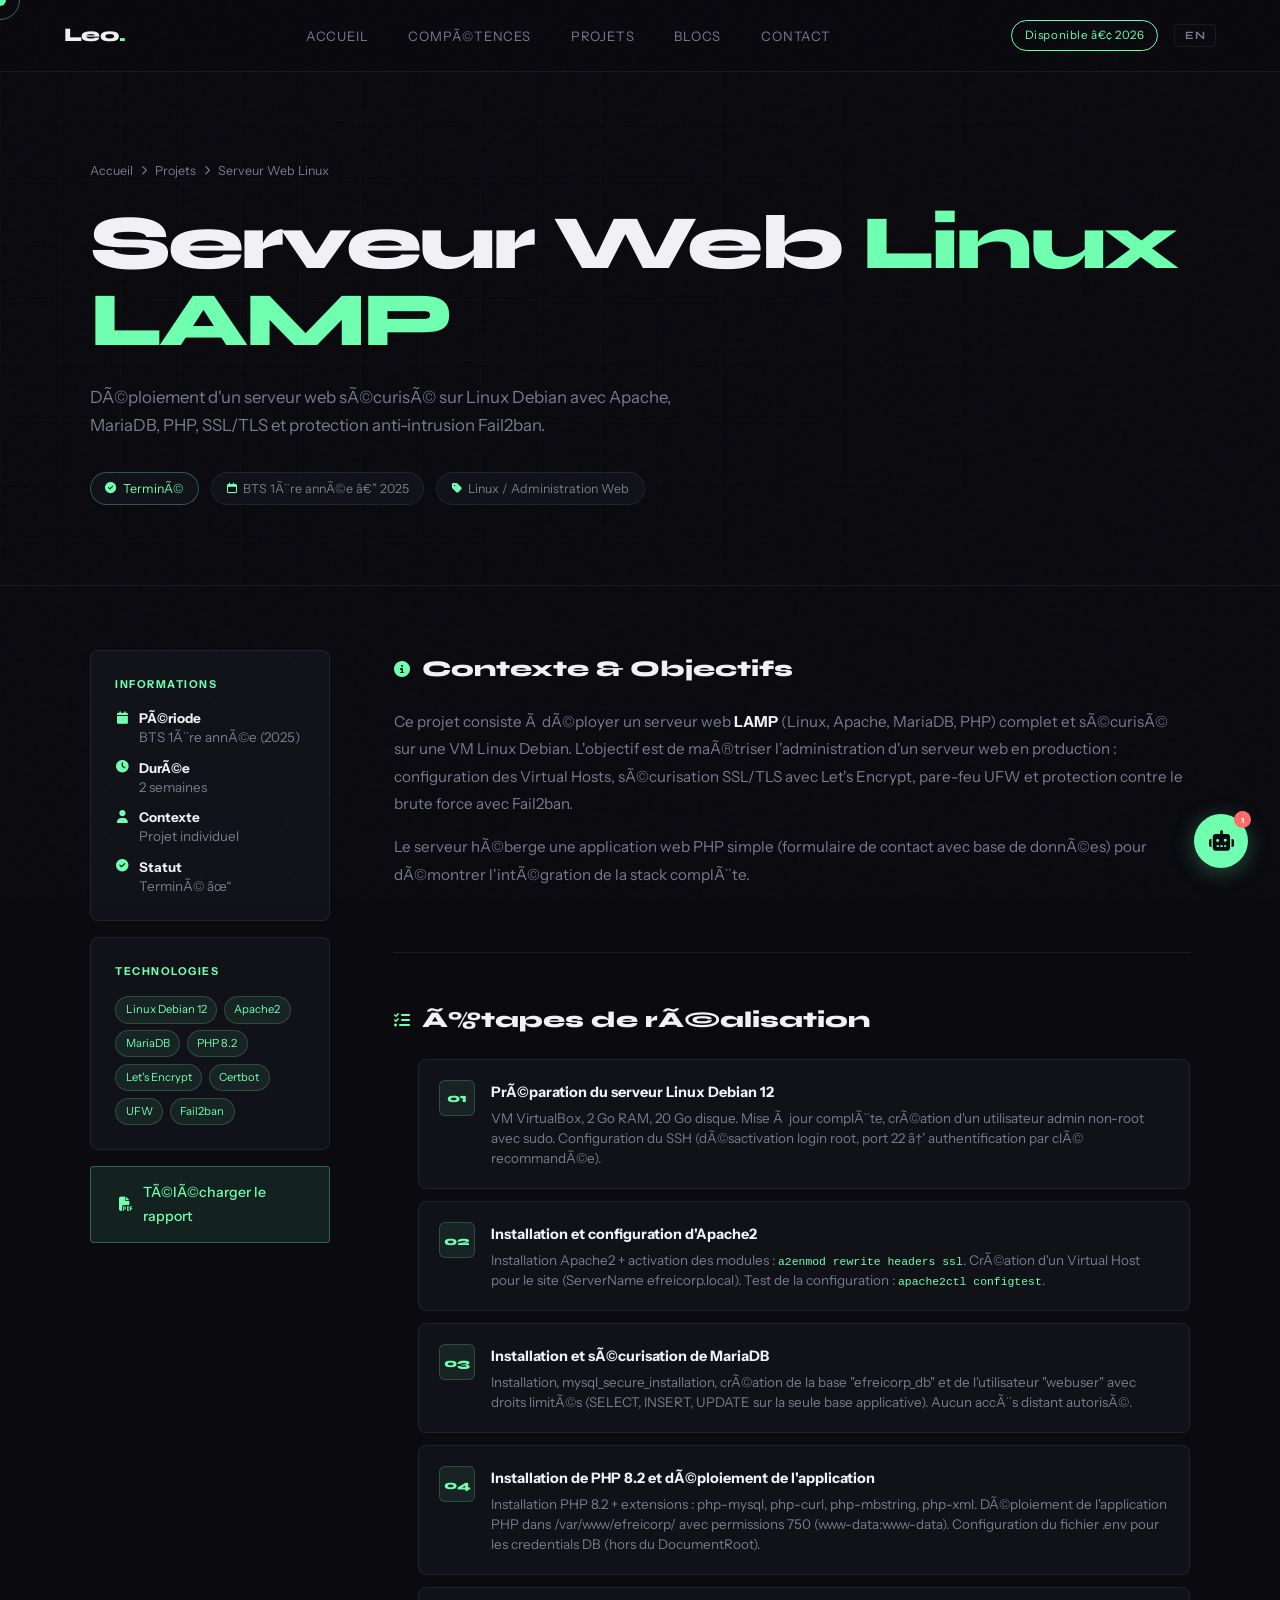
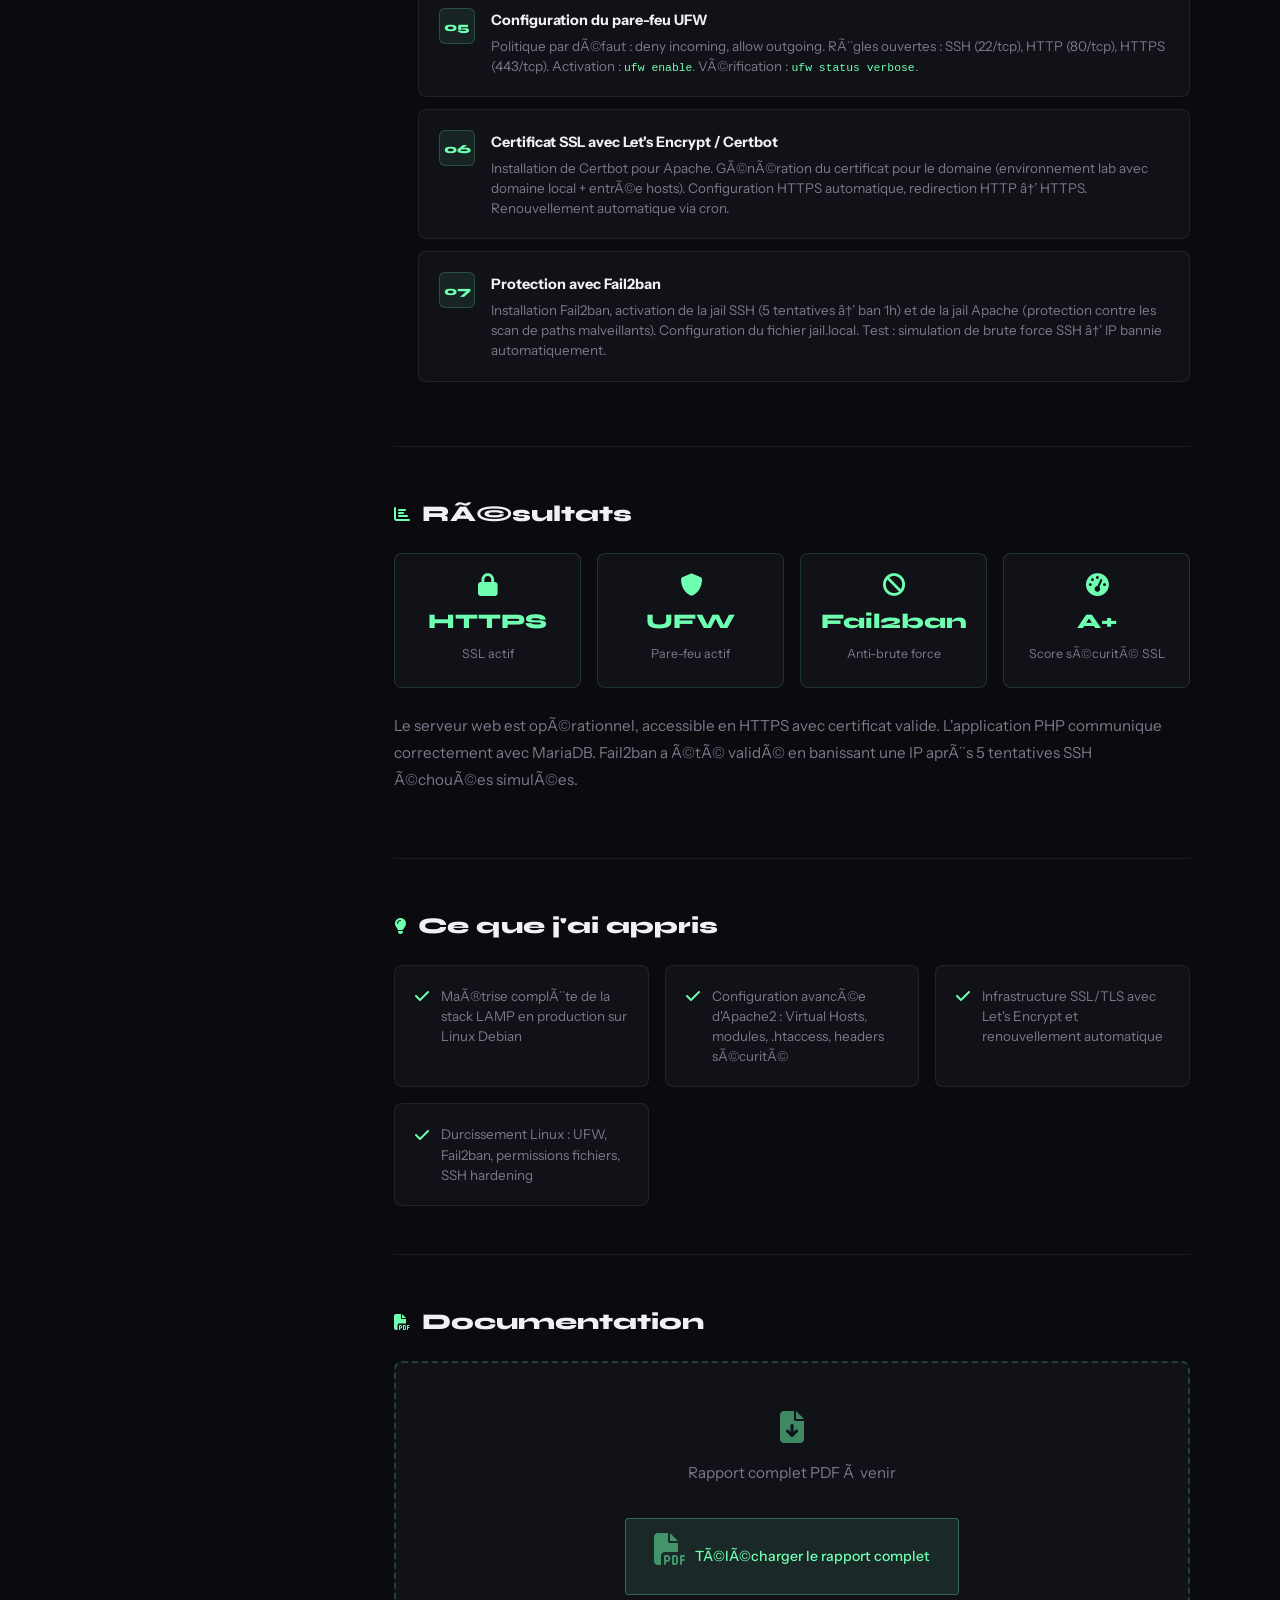
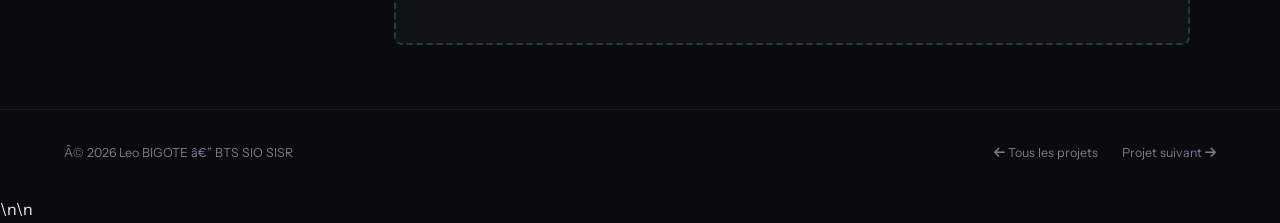
<file: projet-serveur-web.html>
﻿<!DOCTYPE html>
<html lang="fr">
<head>
<meta charset="UTF-8">
<meta name="viewport" content="width=device-width, initial-scale=1.0">
<title>Serveur Web Linux â€” Leo BIGOTE</title>
<link rel="preconnect" href="https://fonts.googleapis.com">
<link href="https://fonts.googleapis.com/css2?family=Syne:wght@400;700;800&family=Instrument+Sans:wght@400;500&display=swap" rel="stylesheet">
<link rel="stylesheet" href="https://cdnjs.cloudflare.com/ajax/libs/font-awesome/6.5.0/css/all.min.css">
<link rel="stylesheet" href="style.css">
<script async src="https://www.googletagmanager.com/gtag/js?id=G-XXXXXXXXXX"></script>
<script>window.dataLayer=window.dataLayer||[];function gtag(){dataLayer.push(arguments);}gtag('js',new Date());gtag('config','G-XXXXXXXXXX');</script>
</head>
<body>
<div id="cursor"></div>
<div id="cursor-ring"></div>
<nav>
  <a href="index.html" class="nav-logo">Leo<span>.</span></a>
  <ul class="nav-links">
    <li><a href="index.html">Accueil</a></li>
    <li><a href="competences.html">CompÃ©tences</a></li>
    <li><a href="projets.html" class="active">Projets</a></li>
    <li><a href="index.html#blocs">Blocs</a></li>
    <li><a href="index.html#contact">Contact</a></li>
  </ul>
  <div class="nav-right">
    <span class="nav-badge">Disponible â€¢ 2026</span>
    <button class="hamburger" id="hamburger" aria-label="Menu"><span></span><span></span><span></span></button>
  </div>
</nav>
<div class="mobile-nav" id="mobile-nav">
  <a href="index.html">Accueil</a>
  <a href="competences.html">CompÃ©tences</a>
  <a href="projets.html">Projets</a>
  <a href="index.html#blocs">Blocs</a>
  <a href="index.html#contact">Contact</a>
</div>

<div class="page-hero">
  <div class="hero-grid-bg"></div>
  <div class="page-hero-inner">
    <div class="breadcrumb">
      <a href="index.html">Accueil</a>
      <i class="fa-solid fa-chevron-right"></i>
      <a href="projets.html">Projets</a>
      <i class="fa-solid fa-chevron-right"></i>
      <span>Serveur Web Linux</span>
    </div>
    <h1 class="page-title">Serveur Web <span>Linux LAMP</span></h1>
    <p class="page-subtitle">DÃ©ploiement d'un serveur web sÃ©curisÃ© sur Linux Debian avec Apache, MariaDB, PHP, SSL/TLS et protection anti-intrusion Fail2ban.</p>
    <div class="page-meta">
      <span class="meta-badge done"><i class="fa-solid fa-circle-check"></i> TerminÃ©</span>
      <span class="meta-badge"><i class="fa-regular fa-calendar"></i> BTS 1Ã¨re annÃ©e â€” 2025</span>
      <span class="meta-badge"><i class="fa-solid fa-tag"></i> Linux / Administration Web</span>
    </div>
  </div>
</div>

<div class="report-wrapper">
  <div class="report-inner">
    <aside class="report-sidebar">
      <div class="sidebar-card">
        <h5>Informations</h5>
        <div class="sidebar-info-item"><i class="fa-solid fa-calendar"></i><span><strong>PÃ©riode</strong>BTS 1Ã¨re annÃ©e (2025)</span></div>
        <div class="sidebar-info-item"><i class="fa-solid fa-clock"></i><span><strong>DurÃ©e</strong>2 semaines</span></div>
        <div class="sidebar-info-item"><i class="fa-solid fa-user"></i><span><strong>Contexte</strong>Projet individuel</span></div>
        <div class="sidebar-info-item"><i class="fa-solid fa-circle-check"></i><span><strong>Statut</strong>TerminÃ© âœ“</span></div>
      </div>
      <div class="sidebar-card">
        <h5>Technologies</h5>
        <div class="sidebar-techs">
          <span class="sidebar-tech">Linux Debian 12</span>
          <span class="sidebar-tech">Apache2</span>
          <span class="sidebar-tech">MariaDB</span>
          <span class="sidebar-tech">PHP 8.2</span>
          <span class="sidebar-tech">Let's Encrypt</span>
          <span class="sidebar-tech">Certbot</span>
          <span class="sidebar-tech">UFW</span>
          <span class="sidebar-tech">Fail2ban</span>
        </div>
      </div>
      <a href="documents/rapport-serveur-web.pdf" class="btn-download" style="width:100%;justify-content:center;" target="_blank">
        <i class="fa-solid fa-file-pdf"></i> TÃ©lÃ©charger le rapport
      </a>
    </aside>

    <div class="report-content">
      <div class="report-section">
        <h2><i class="fa-solid fa-circle-info"></i> Contexte & Objectifs</h2>
        <p>Ce projet consiste Ã  dÃ©ployer un serveur web <strong>LAMP</strong> (Linux, Apache, MariaDB, PHP) complet et sÃ©curisÃ© sur une VM Linux Debian. L'objectif est de maÃ®triser l'administration d'un serveur web en production : configuration des Virtual Hosts, sÃ©curisation SSL/TLS avec Let's Encrypt, pare-feu UFW et protection contre le brute force avec Fail2ban.</p>
        <p>Le serveur hÃ©berge une application web PHP simple (formulaire de contact avec base de donnÃ©es) pour dÃ©montrer l'intÃ©gration de la stack complÃ¨te.</p>
      </div>

      <div class="report-section">
        <h2><i class="fa-solid fa-list-check"></i> Ã‰tapes de rÃ©alisation</h2>
        <ol class="step-list">
          <li>
            <div class="step-content">
              <strong>PrÃ©paration du serveur Linux Debian 12</strong>
              <p>VM VirtualBox, 2 Go RAM, 20 Go disque. Mise Ã  jour complÃ¨te, crÃ©ation d'un utilisateur admin non-root avec sudo. Configuration du SSH (dÃ©sactivation login root, port 22 â†’ authentification par clÃ© recommandÃ©e).</p>
            </div>
          </li>
          <li>
            <div class="step-content">
              <strong>Installation et configuration d'Apache2</strong>
              <p>Installation Apache2 + activation des modules : <code style="color:var(--accent);font-size:0.85em;">a2enmod rewrite headers ssl</code>. CrÃ©ation d'un Virtual Host pour le site (ServerName efreicorp.local). Test de la configuration : <code style="color:var(--accent);font-size:0.85em;">apache2ctl configtest</code>.</p>
            </div>
          </li>
          <li>
            <div class="step-content">
              <strong>Installation et sÃ©curisation de MariaDB</strong>
              <p>Installation, mysql_secure_installation, crÃ©ation de la base "efreicorp_db" et de l'utilisateur "webuser" avec droits limitÃ©s (SELECT, INSERT, UPDATE sur la seule base applicative). Aucun accÃ¨s distant autorisÃ©.</p>
            </div>
          </li>
          <li>
            <div class="step-content">
              <strong>Installation de PHP 8.2 et dÃ©ploiement de l'application</strong>
              <p>Installation PHP 8.2 + extensions : php-mysql, php-curl, php-mbstring, php-xml. DÃ©ploiement de l'application PHP dans /var/www/efreicorp/ avec permissions 750 (www-data:www-data). Configuration du fichier .env pour les credentials DB (hors du DocumentRoot).</p>
            </div>
          </li>
          <li>
            <div class="step-content">
              <strong>Configuration du pare-feu UFW</strong>
              <p>Politique par dÃ©faut : deny incoming, allow outgoing. RÃ¨gles ouvertes : SSH (22/tcp), HTTP (80/tcp), HTTPS (443/tcp). Activation : <code style="color:var(--accent);font-size:0.85em;">ufw enable</code>. VÃ©rification : <code style="color:var(--accent);font-size:0.85em;">ufw status verbose</code>.</p>
            </div>
          </li>
          <li>
            <div class="step-content">
              <strong>Certificat SSL avec Let's Encrypt / Certbot</strong>
              <p>Installation de Certbot pour Apache. GÃ©nÃ©ration du certificat pour le domaine (environnement lab avec domaine local + entrÃ©e hosts). Configuration HTTPS automatique, redirection HTTP â†’ HTTPS. Renouvellement automatique via cron.</p>
            </div>
          </li>
          <li>
            <div class="step-content">
              <strong>Protection avec Fail2ban</strong>
              <p>Installation Fail2ban, activation de la jail SSH (5 tentatives â†’ ban 1h) et de la jail Apache (protection contre les scan de paths malveillants). Configuration du fichier jail.local. Test : simulation de brute force SSH â†’ IP bannie automatiquement.</p>
            </div>
          </li>
        </ol>
      </div>

      <div class="report-section">
        <h2><i class="fa-solid fa-chart-bar"></i> RÃ©sultats</h2>
        <div class="result-grid">
          <div class="result-card"><i class="fa-solid fa-lock"></i><strong>HTTPS</strong><span>SSL actif</span></div>
          <div class="result-card"><i class="fa-solid fa-shield"></i><strong>UFW</strong><span>Pare-feu actif</span></div>
          <div class="result-card"><i class="fa-solid fa-ban"></i><strong>Fail2ban</strong><span>Anti-brute force</span></div>
          <div class="result-card"><i class="fa-solid fa-gauge-high"></i><strong>A+</strong><span>Score sÃ©curitÃ© SSL</span></div>
        </div>
        <p style="margin-top:1.5rem;">Le serveur web est opÃ©rationnel, accessible en HTTPS avec certificat valide. L'application PHP communique correctement avec MariaDB. Fail2ban a Ã©tÃ© validÃ© en banissant une IP aprÃ¨s 5 tentatives SSH Ã©chouÃ©es simulÃ©es.</p>
      </div>

      <div class="report-section">
        <h2><i class="fa-solid fa-lightbulb"></i> Ce que j'ai appris</h2>
        <div class="learned-grid">
          <div class="learned-item"><i class="fa-solid fa-check"></i><p>MaÃ®trise complÃ¨te de la stack LAMP en production sur Linux Debian</p></div>
          <div class="learned-item"><i class="fa-solid fa-check"></i><p>Configuration avancÃ©e d'Apache2 : Virtual Hosts, modules, .htaccess, headers sÃ©curitÃ©</p></div>
          <div class="learned-item"><i class="fa-solid fa-check"></i><p>Infrastructure SSL/TLS avec Let's Encrypt et renouvellement automatique</p></div>
          <div class="learned-item"><i class="fa-solid fa-check"></i><p>Durcissement Linux : UFW, Fail2ban, permissions fichiers, SSH hardening</p></div>
        </div>
      </div>

      <div class="report-section">
        <h2><i class="fa-solid fa-file-pdf"></i> Documentation</h2>
        <div class="placeholder-box">
          <i class="fa-solid fa-file-arrow-down"></i>
          <p>Rapport complet PDF Ã  venir</p>
          <a href="documents/rapport-serveur-web.pdf" class="btn-download" style="margin-top:1rem;display:inline-flex;" target="_blank">
            <i class="fa-solid fa-file-pdf"></i> TÃ©lÃ©charger le rapport complet
          </a>
        </div>
      </div>
    </div>
  </div>
</div>

<footer>
  <span>Â© 2026 Leo BIGOTE â€” BTS SIO SISR</span>
  <div class="footer-links">
    <a href="projets.html"><i class="fa-solid fa-arrow-left"></i> Tous les projets</a>
    <a href="projet-wifi.html">Projet suivant <i class="fa-solid fa-arrow-right"></i></a>
  </div>
</footer>
<script src="main.js"></script>\n<script src="i18n.js"></script>\n<script src="chatbot.js"></script>
</body>
</html>
</file>
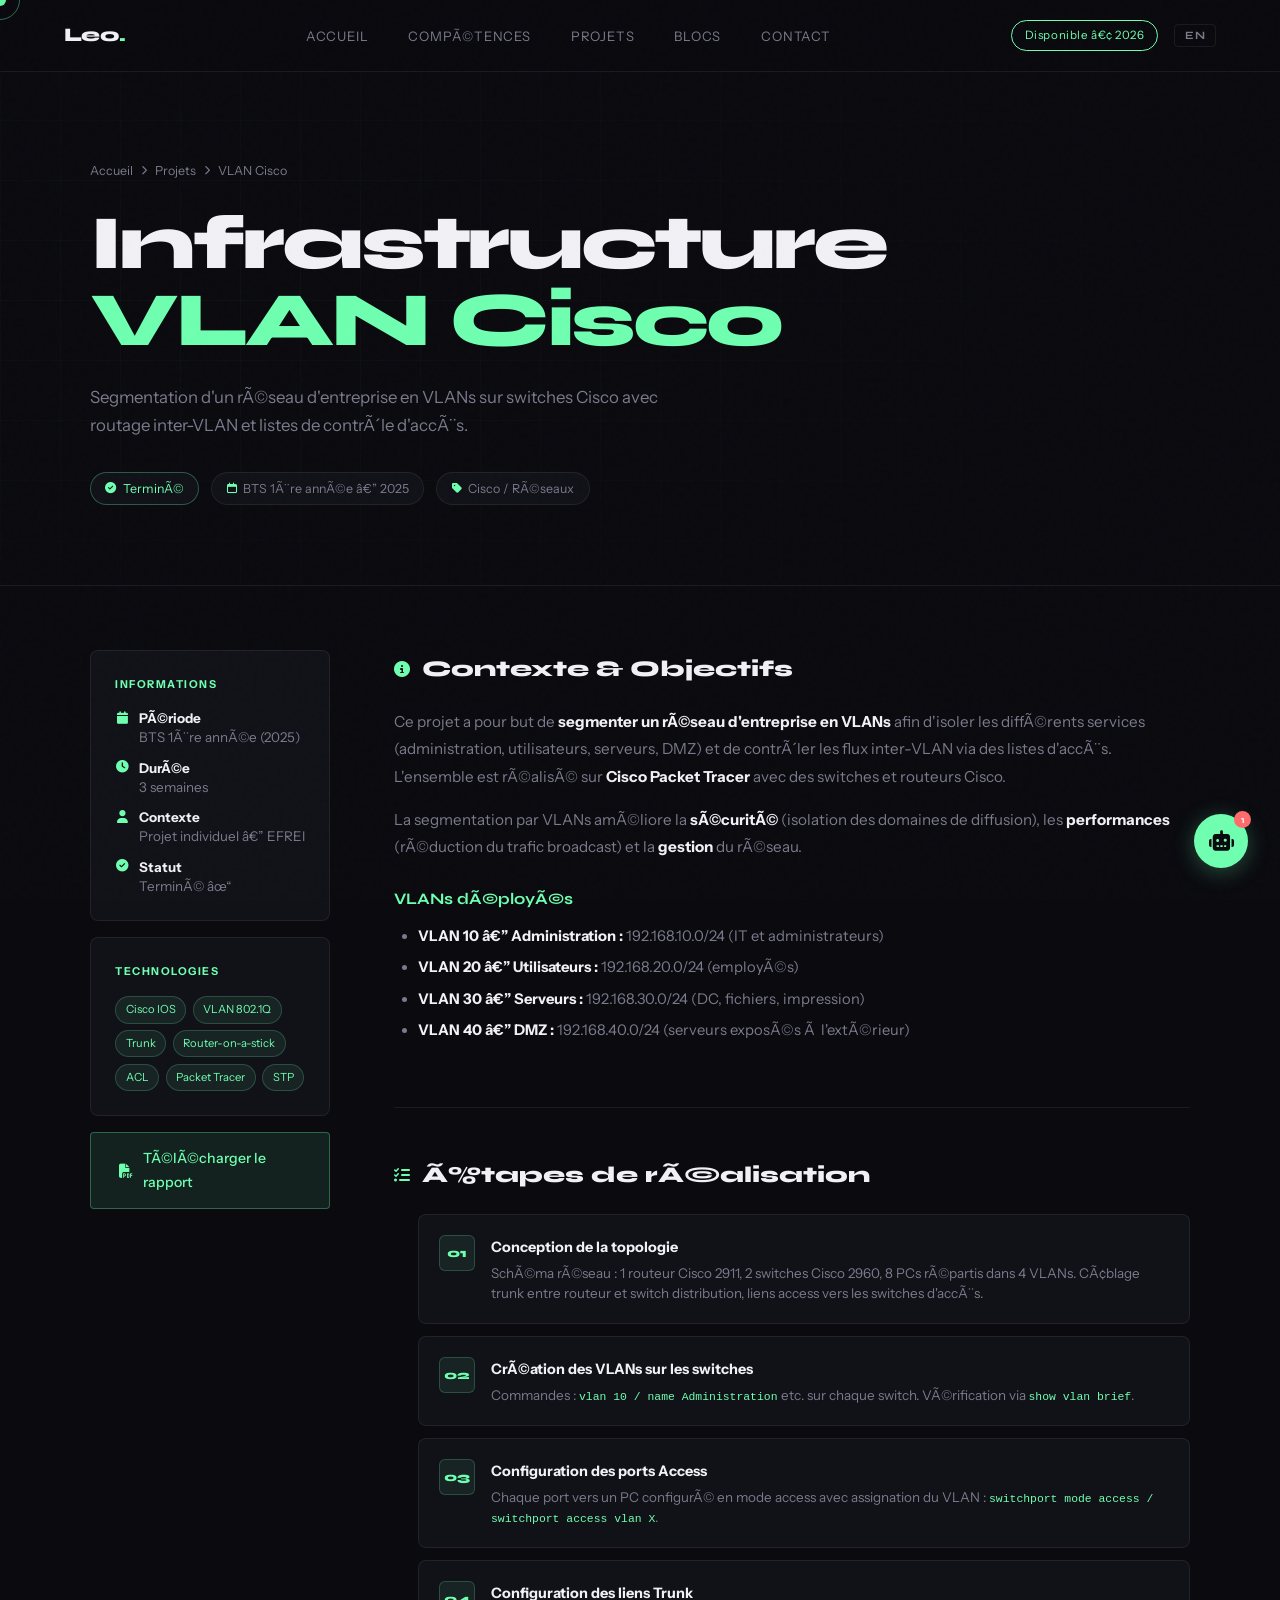
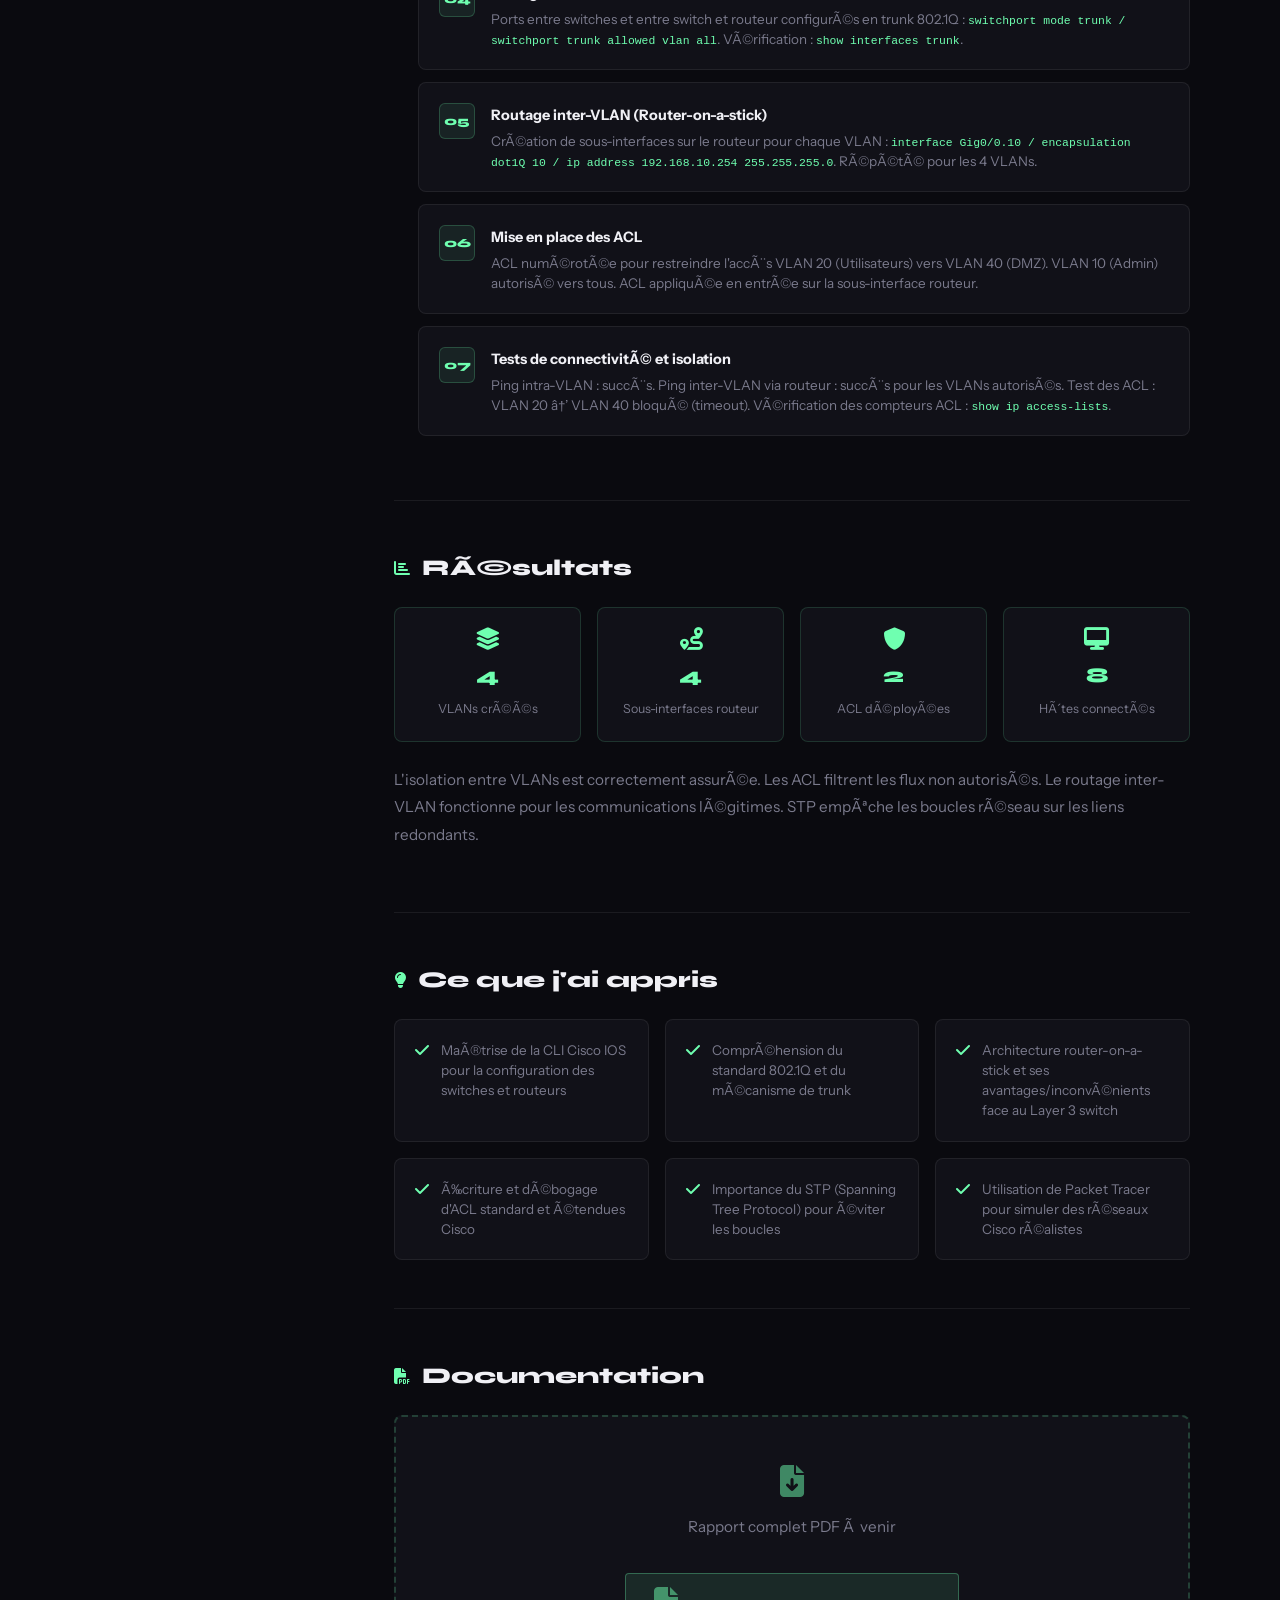
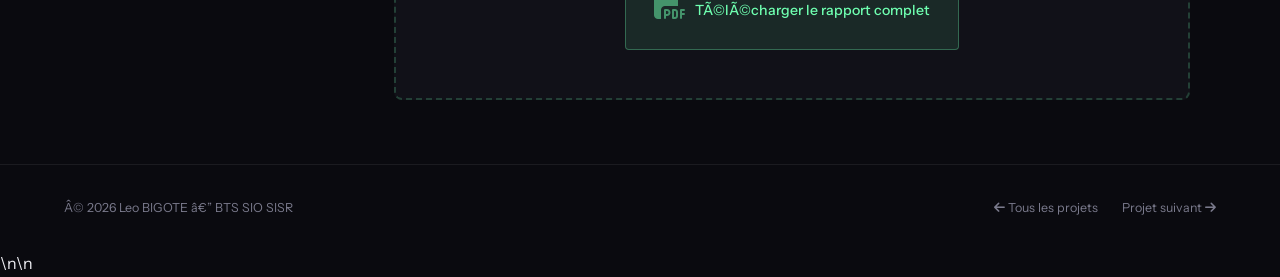
<file: projet-vlan.html>
﻿<!DOCTYPE html>
<html lang="fr">
<head>
<meta charset="UTF-8">
<meta name="viewport" content="width=device-width, initial-scale=1.0">
<title>VLAN Cisco â€” Leo BIGOTE</title>
<link rel="preconnect" href="https://fonts.googleapis.com">
<link href="https://fonts.googleapis.com/css2?family=Syne:wght@400;700;800&family=Instrument+Sans:wght@400;500&display=swap" rel="stylesheet">
<link rel="stylesheet" href="https://cdnjs.cloudflare.com/ajax/libs/font-awesome/6.5.0/css/all.min.css">
<link rel="stylesheet" href="style.css">
<script async src="https://www.googletagmanager.com/gtag/js?id=G-XXXXXXXXXX"></script>
<script>window.dataLayer=window.dataLayer||[];function gtag(){dataLayer.push(arguments);}gtag('js',new Date());gtag('config','G-XXXXXXXXXX');</script>
</head>
<body>
<div id="cursor"></div>
<div id="cursor-ring"></div>
<nav>
  <a href="index.html" class="nav-logo">Leo<span>.</span></a>
  <ul class="nav-links">
    <li><a href="index.html">Accueil</a></li>
    <li><a href="competences.html">CompÃ©tences</a></li>
    <li><a href="projets.html" class="active">Projets</a></li>
    <li><a href="index.html#blocs">Blocs</a></li>
    <li><a href="index.html#contact">Contact</a></li>
  </ul>
  <div class="nav-right">
    <span class="nav-badge">Disponible â€¢ 2026</span>
    <button class="hamburger" id="hamburger" aria-label="Menu"><span></span><span></span><span></span></button>
  </div>
</nav>
<div class="mobile-nav" id="mobile-nav">
  <a href="index.html">Accueil</a>
  <a href="competences.html">CompÃ©tences</a>
  <a href="projets.html">Projets</a>
  <a href="index.html#blocs">Blocs</a>
  <a href="index.html#contact">Contact</a>
</div>

<div class="page-hero">
  <div class="hero-grid-bg"></div>
  <div class="page-hero-inner">
    <div class="breadcrumb">
      <a href="index.html">Accueil</a>
      <i class="fa-solid fa-chevron-right"></i>
      <a href="projets.html">Projets</a>
      <i class="fa-solid fa-chevron-right"></i>
      <span>VLAN Cisco</span>
    </div>
    <h1 class="page-title">Infrastructure <span>VLAN Cisco</span></h1>
    <p class="page-subtitle">Segmentation d'un rÃ©seau d'entreprise en VLANs sur switches Cisco avec routage inter-VLAN et listes de contrÃ´le d'accÃ¨s.</p>
    <div class="page-meta">
      <span class="meta-badge done"><i class="fa-solid fa-circle-check"></i> TerminÃ©</span>
      <span class="meta-badge"><i class="fa-regular fa-calendar"></i> BTS 1Ã¨re annÃ©e â€” 2025</span>
      <span class="meta-badge"><i class="fa-solid fa-tag"></i> Cisco / RÃ©seaux</span>
    </div>
  </div>
</div>

<div class="report-wrapper">
  <div class="report-inner">
    <aside class="report-sidebar">
      <div class="sidebar-card">
        <h5>Informations</h5>
        <div class="sidebar-info-item"><i class="fa-solid fa-calendar"></i><span><strong>PÃ©riode</strong>BTS 1Ã¨re annÃ©e (2025)</span></div>
        <div class="sidebar-info-item"><i class="fa-solid fa-clock"></i><span><strong>DurÃ©e</strong>3 semaines</span></div>
        <div class="sidebar-info-item"><i class="fa-solid fa-user"></i><span><strong>Contexte</strong>Projet individuel â€” EFREI</span></div>
        <div class="sidebar-info-item"><i class="fa-solid fa-circle-check"></i><span><strong>Statut</strong>TerminÃ© âœ“</span></div>
      </div>
      <div class="sidebar-card">
        <h5>Technologies</h5>
        <div class="sidebar-techs">
          <span class="sidebar-tech">Cisco IOS</span>
          <span class="sidebar-tech">VLAN 802.1Q</span>
          <span class="sidebar-tech">Trunk</span>
          <span class="sidebar-tech">Router-on-a-stick</span>
          <span class="sidebar-tech">ACL</span>
          <span class="sidebar-tech">Packet Tracer</span>
          <span class="sidebar-tech">STP</span>
        </div>
      </div>
      <a href="documents/rapport-vlan.pdf" class="btn-download" style="width:100%;justify-content:center;" target="_blank">
        <i class="fa-solid fa-file-pdf"></i> TÃ©lÃ©charger le rapport
      </a>
    </aside>

    <div class="report-content">
      <div class="report-section">
        <h2><i class="fa-solid fa-circle-info"></i> Contexte & Objectifs</h2>
        <p>Ce projet a pour but de <strong>segmenter un rÃ©seau d'entreprise en VLANs</strong> afin d'isoler les diffÃ©rents services (administration, utilisateurs, serveurs, DMZ) et de contrÃ´ler les flux inter-VLAN via des listes d'accÃ¨s. L'ensemble est rÃ©alisÃ© sur <strong>Cisco Packet Tracer</strong> avec des switches et routeurs Cisco.</p>
        <p>La segmentation par VLANs amÃ©liore la <strong>sÃ©curitÃ©</strong> (isolation des domaines de diffusion), les <strong>performances</strong> (rÃ©duction du trafic broadcast) et la <strong>gestion</strong> du rÃ©seau.</p>
        <h3>VLANs dÃ©ployÃ©s</h3>
        <ul>
          <li><strong>VLAN 10 â€” Administration :</strong> 192.168.10.0/24 (IT et administrateurs)</li>
          <li><strong>VLAN 20 â€” Utilisateurs :</strong> 192.168.20.0/24 (employÃ©s)</li>
          <li><strong>VLAN 30 â€” Serveurs :</strong> 192.168.30.0/24 (DC, fichiers, impression)</li>
          <li><strong>VLAN 40 â€” DMZ :</strong> 192.168.40.0/24 (serveurs exposÃ©s Ã  l'extÃ©rieur)</li>
        </ul>
      </div>

      <div class="report-section">
        <h2><i class="fa-solid fa-list-check"></i> Ã‰tapes de rÃ©alisation</h2>
        <ol class="step-list">
          <li>
            <div class="step-content">
              <strong>Conception de la topologie</strong>
              <p>SchÃ©ma rÃ©seau : 1 routeur Cisco 2911, 2 switches Cisco 2960, 8 PCs rÃ©partis dans 4 VLANs. CÃ¢blage trunk entre routeur et switch distribution, liens access vers les switches d'accÃ¨s.</p>
            </div>
          </li>
          <li>
            <div class="step-content">
              <strong>CrÃ©ation des VLANs sur les switches</strong>
              <p>Commandes : <code style="color:var(--accent);font-size:0.85em;">vlan 10 / name Administration</code> etc. sur chaque switch. VÃ©rification via <code style="color:var(--accent);font-size:0.85em;">show vlan brief</code>.</p>
            </div>
          </li>
          <li>
            <div class="step-content">
              <strong>Configuration des ports Access</strong>
              <p>Chaque port vers un PC configurÃ© en mode access avec assignation du VLAN : <code style="color:var(--accent);font-size:0.85em;">switchport mode access / switchport access vlan X</code>.</p>
            </div>
          </li>
          <li>
            <div class="step-content">
              <strong>Configuration des liens Trunk</strong>
              <p>Ports entre switches et entre switch et routeur configurÃ©s en trunk 802.1Q : <code style="color:var(--accent);font-size:0.85em;">switchport mode trunk / switchport trunk allowed vlan all</code>. VÃ©rification : <code style="color:var(--accent);font-size:0.85em;">show interfaces trunk</code>.</p>
            </div>
          </li>
          <li>
            <div class="step-content">
              <strong>Routage inter-VLAN (Router-on-a-stick)</strong>
              <p>CrÃ©ation de sous-interfaces sur le routeur pour chaque VLAN : <code style="color:var(--accent);font-size:0.85em;">interface Gig0/0.10 / encapsulation dot1Q 10 / ip address 192.168.10.254 255.255.255.0</code>. RÃ©pÃ©tÃ© pour les 4 VLANs.</p>
            </div>
          </li>
          <li>
            <div class="step-content">
              <strong>Mise en place des ACL</strong>
              <p>ACL numÃ©rotÃ©e pour restreindre l'accÃ¨s VLAN 20 (Utilisateurs) vers VLAN 40 (DMZ). VLAN 10 (Admin) autorisÃ© vers tous. ACL appliquÃ©e en entrÃ©e sur la sous-interface routeur.</p>
            </div>
          </li>
          <li>
            <div class="step-content">
              <strong>Tests de connectivitÃ© et isolation</strong>
              <p>Ping intra-VLAN : succÃ¨s. Ping inter-VLAN via routeur : succÃ¨s pour les VLANs autorisÃ©s. Test des ACL : VLAN 20 â†’ VLAN 40 bloquÃ© (timeout). VÃ©rification des compteurs ACL : <code style="color:var(--accent);font-size:0.85em;">show ip access-lists</code>.</p>
            </div>
          </li>
        </ol>
      </div>

      <div class="report-section">
        <h2><i class="fa-solid fa-chart-bar"></i> RÃ©sultats</h2>
        <div class="result-grid">
          <div class="result-card"><i class="fa-solid fa-layer-group"></i><strong>4</strong><span>VLANs crÃ©Ã©s</span></div>
          <div class="result-card"><i class="fa-solid fa-route"></i><strong>4</strong><span>Sous-interfaces routeur</span></div>
          <div class="result-card"><i class="fa-solid fa-shield"></i><strong>2</strong><span>ACL dÃ©ployÃ©es</span></div>
          <div class="result-card"><i class="fa-solid fa-desktop"></i><strong>8</strong><span>HÃ´tes connectÃ©s</span></div>
        </div>
        <p style="margin-top:1.5rem;">L'isolation entre VLANs est correctement assurÃ©e. Les ACL filtrent les flux non autorisÃ©s. Le routage inter-VLAN fonctionne pour les communications lÃ©gitimes. STP empÃªche les boucles rÃ©seau sur les liens redondants.</p>
      </div>

      <div class="report-section">
        <h2><i class="fa-solid fa-lightbulb"></i> Ce que j'ai appris</h2>
        <div class="learned-grid">
          <div class="learned-item"><i class="fa-solid fa-check"></i><p>MaÃ®trise de la CLI Cisco IOS pour la configuration des switches et routeurs</p></div>
          <div class="learned-item"><i class="fa-solid fa-check"></i><p>ComprÃ©hension du standard 802.1Q et du mÃ©canisme de trunk</p></div>
          <div class="learned-item"><i class="fa-solid fa-check"></i><p>Architecture router-on-a-stick et ses avantages/inconvÃ©nients face au Layer 3 switch</p></div>
          <div class="learned-item"><i class="fa-solid fa-check"></i><p>Ã‰criture et dÃ©bogage d'ACL standard et Ã©tendues Cisco</p></div>
          <div class="learned-item"><i class="fa-solid fa-check"></i><p>Importance du STP (Spanning Tree Protocol) pour Ã©viter les boucles</p></div>
          <div class="learned-item"><i class="fa-solid fa-check"></i><p>Utilisation de Packet Tracer pour simuler des rÃ©seaux Cisco rÃ©alistes</p></div>
        </div>
      </div>

      <div class="report-section">
        <h2><i class="fa-solid fa-file-pdf"></i> Documentation</h2>
        <div class="placeholder-box">
          <i class="fa-solid fa-file-arrow-down"></i>
          <p>Rapport complet PDF Ã  venir</p>
          <a href="documents/rapport-vlan.pdf" class="btn-download" style="margin-top:1rem;display:inline-flex;" target="_blank">
            <i class="fa-solid fa-file-pdf"></i> TÃ©lÃ©charger le rapport complet
          </a>
        </div>
      </div>
    </div>
  </div>
</div>

<footer>
  <span>Â© 2026 Leo BIGOTE â€” BTS SIO SISR</span>
  <div class="footer-links">
    <a href="projets.html"><i class="fa-solid fa-arrow-left"></i> Tous les projets</a>
    <a href="projet-glpi.html">Projet suivant <i class="fa-solid fa-arrow-right"></i></a>
  </div>
</footer>
<script src="main.js"></script>\n<script src="i18n.js"></script>\n<script src="chatbot.js"></script>
</body>
</html>
</file>
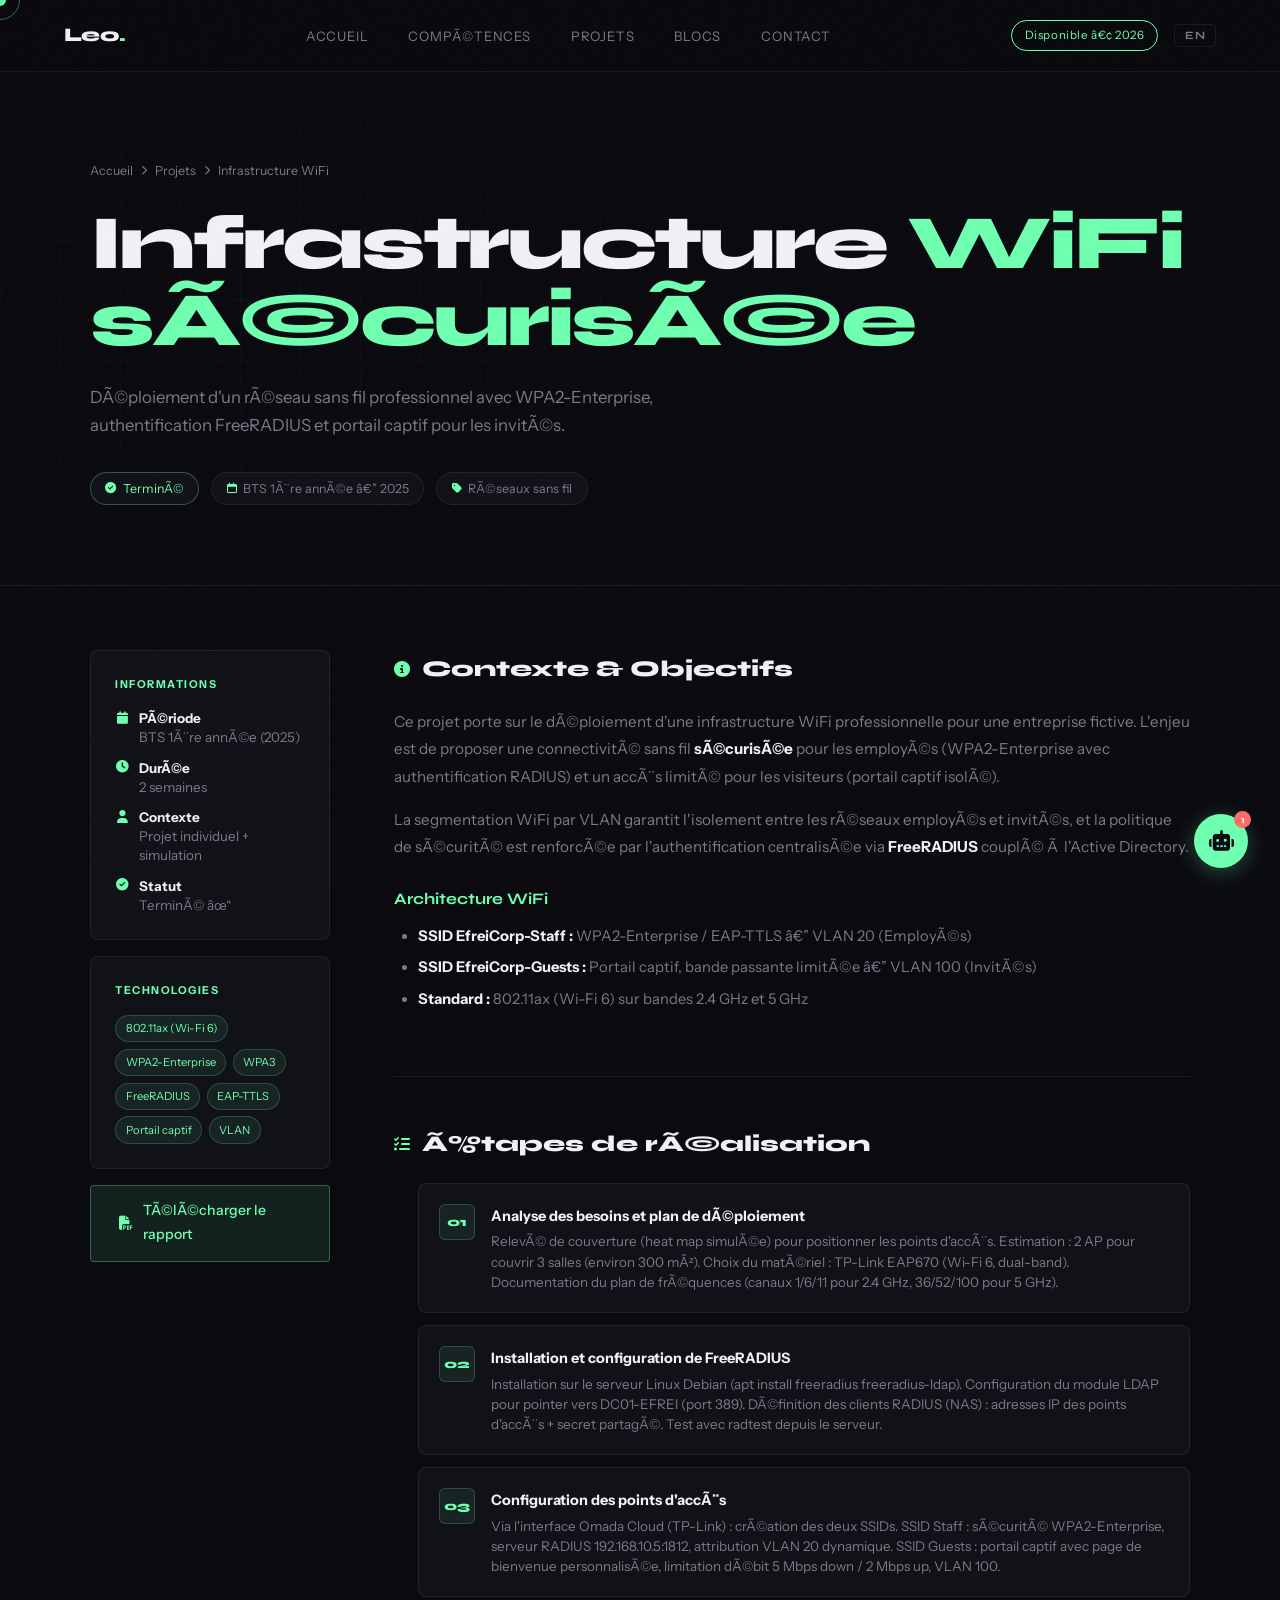
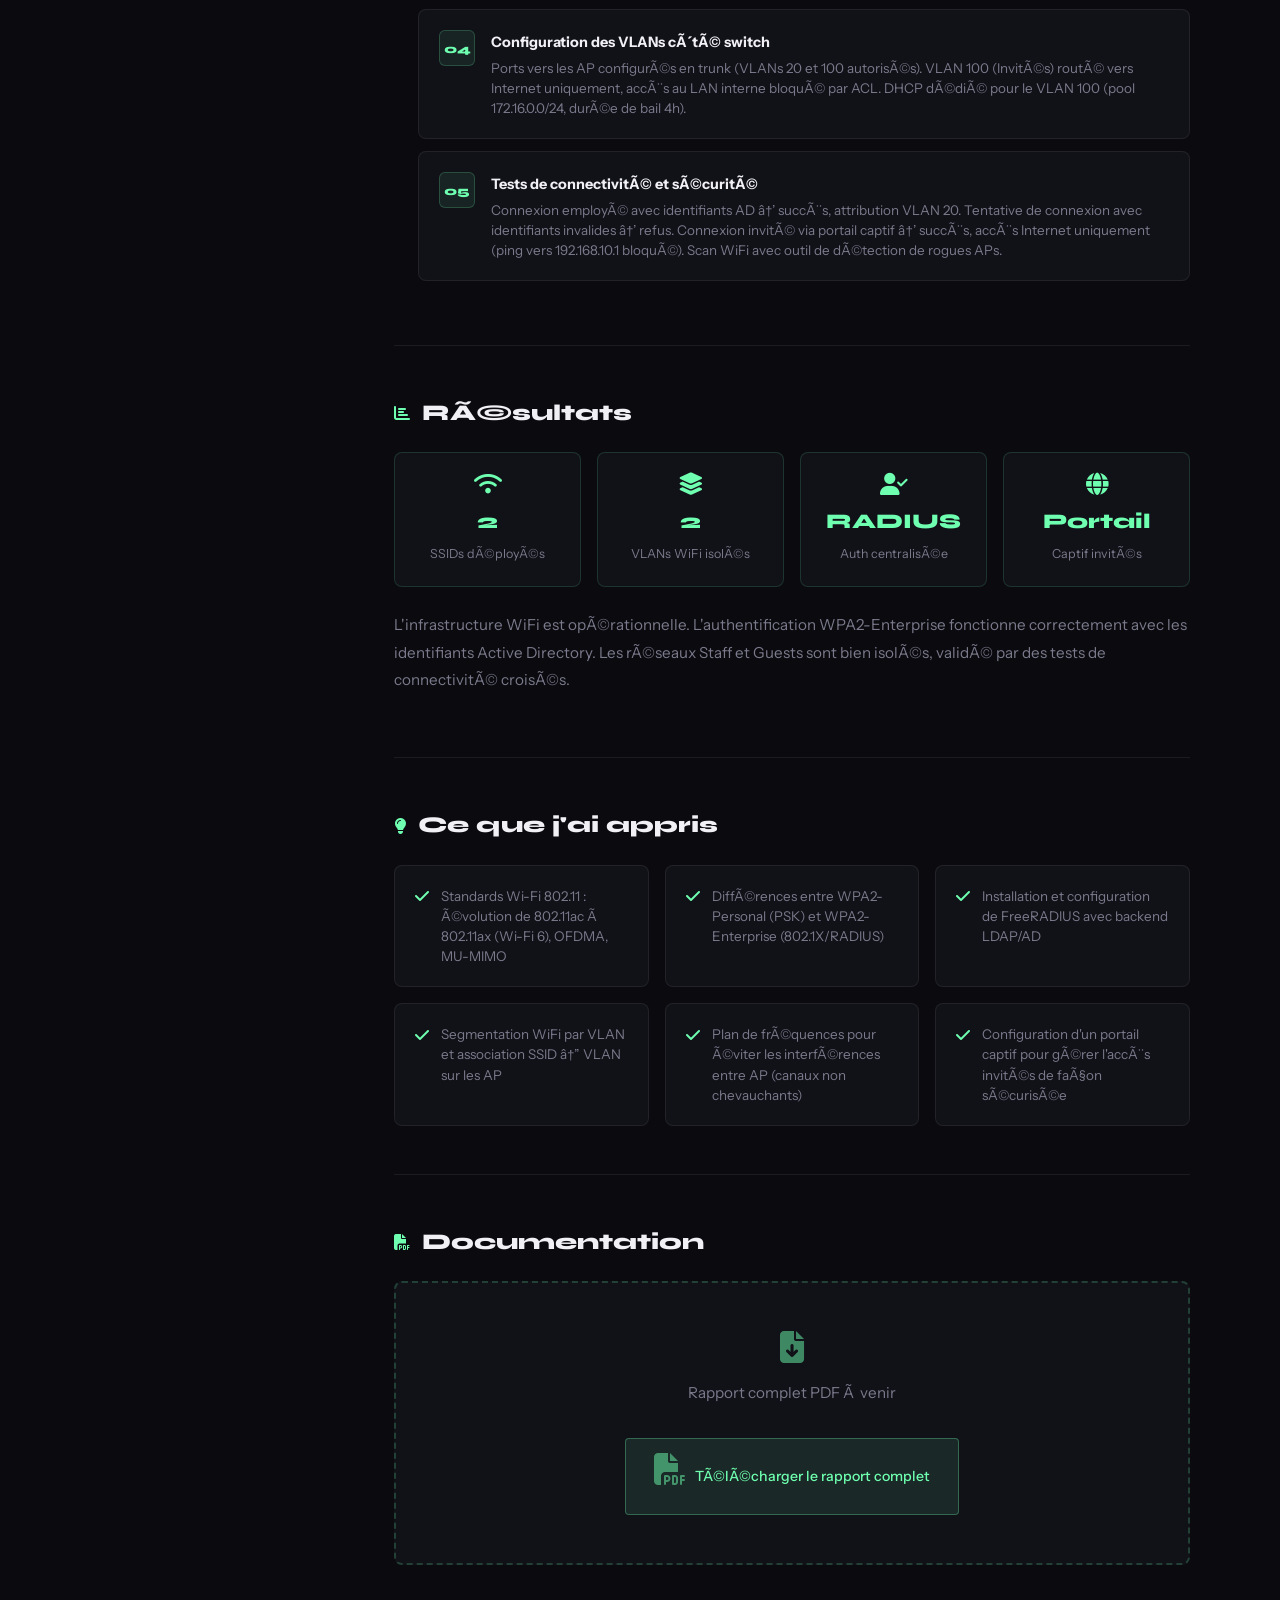
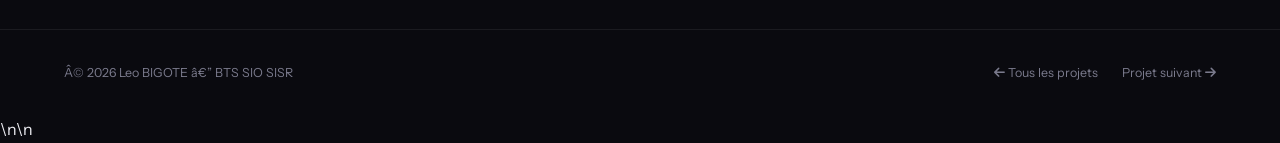
<file: projet-wifi.html>
﻿<!DOCTYPE html>
<html lang="fr">
<head>
<meta charset="UTF-8">
<meta name="viewport" content="width=device-width, initial-scale=1.0">
<title>Infrastructure WiFi â€” Leo BIGOTE</title>
<link rel="preconnect" href="https://fonts.googleapis.com">
<link href="https://fonts.googleapis.com/css2?family=Syne:wght@400;700;800&family=Instrument+Sans:wght@400;500&display=swap" rel="stylesheet">
<link rel="stylesheet" href="https://cdnjs.cloudflare.com/ajax/libs/font-awesome/6.5.0/css/all.min.css">
<link rel="stylesheet" href="style.css">
<script async src="https://www.googletagmanager.com/gtag/js?id=G-XXXXXXXXXX"></script>
<script>window.dataLayer=window.dataLayer||[];function gtag(){dataLayer.push(arguments);}gtag('js',new Date());gtag('config','G-XXXXXXXXXX');</script>
</head>
<body>
<div id="cursor"></div>
<div id="cursor-ring"></div>
<nav>
  <a href="index.html" class="nav-logo">Leo<span>.</span></a>
  <ul class="nav-links">
    <li><a href="index.html">Accueil</a></li>
    <li><a href="competences.html">CompÃ©tences</a></li>
    <li><a href="projets.html" class="active">Projets</a></li>
    <li><a href="index.html#blocs">Blocs</a></li>
    <li><a href="index.html#contact">Contact</a></li>
  </ul>
  <div class="nav-right">
    <span class="nav-badge">Disponible â€¢ 2026</span>
    <button class="hamburger" id="hamburger" aria-label="Menu"><span></span><span></span><span></span></button>
  </div>
</nav>
<div class="mobile-nav" id="mobile-nav">
  <a href="index.html">Accueil</a>
  <a href="competences.html">CompÃ©tences</a>
  <a href="projets.html">Projets</a>
  <a href="index.html#blocs">Blocs</a>
  <a href="index.html#contact">Contact</a>
</div>

<div class="page-hero">
  <div class="hero-grid-bg"></div>
  <div class="page-hero-inner">
    <div class="breadcrumb">
      <a href="index.html">Accueil</a>
      <i class="fa-solid fa-chevron-right"></i>
      <a href="projets.html">Projets</a>
      <i class="fa-solid fa-chevron-right"></i>
      <span>Infrastructure WiFi</span>
    </div>
    <h1 class="page-title">Infrastructure <span>WiFi sÃ©curisÃ©e</span></h1>
    <p class="page-subtitle">DÃ©ploiement d'un rÃ©seau sans fil professionnel avec WPA2-Enterprise, authentification FreeRADIUS et portail captif pour les invitÃ©s.</p>
    <div class="page-meta">
      <span class="meta-badge done"><i class="fa-solid fa-circle-check"></i> TerminÃ©</span>
      <span class="meta-badge"><i class="fa-regular fa-calendar"></i> BTS 1Ã¨re annÃ©e â€” 2025</span>
      <span class="meta-badge"><i class="fa-solid fa-tag"></i> RÃ©seaux sans fil</span>
    </div>
  </div>
</div>

<div class="report-wrapper">
  <div class="report-inner">
    <aside class="report-sidebar">
      <div class="sidebar-card">
        <h5>Informations</h5>
        <div class="sidebar-info-item"><i class="fa-solid fa-calendar"></i><span><strong>PÃ©riode</strong>BTS 1Ã¨re annÃ©e (2025)</span></div>
        <div class="sidebar-info-item"><i class="fa-solid fa-clock"></i><span><strong>DurÃ©e</strong>2 semaines</span></div>
        <div class="sidebar-info-item"><i class="fa-solid fa-user"></i><span><strong>Contexte</strong>Projet individuel + simulation</span></div>
        <div class="sidebar-info-item"><i class="fa-solid fa-circle-check"></i><span><strong>Statut</strong>TerminÃ© âœ“</span></div>
      </div>
      <div class="sidebar-card">
        <h5>Technologies</h5>
        <div class="sidebar-techs">
          <span class="sidebar-tech">802.11ax (Wi-Fi 6)</span>
          <span class="sidebar-tech">WPA2-Enterprise</span>
          <span class="sidebar-tech">WPA3</span>
          <span class="sidebar-tech">FreeRADIUS</span>
          <span class="sidebar-tech">EAP-TTLS</span>
          <span class="sidebar-tech">Portail captif</span>
          <span class="sidebar-tech">VLAN</span>
        </div>
      </div>
      <a href="documents/rapport-wifi.pdf" class="btn-download" style="width:100%;justify-content:center;" target="_blank">
        <i class="fa-solid fa-file-pdf"></i> TÃ©lÃ©charger le rapport
      </a>
    </aside>

    <div class="report-content">
      <div class="report-section">
        <h2><i class="fa-solid fa-circle-info"></i> Contexte & Objectifs</h2>
        <p>Ce projet porte sur le dÃ©ploiement d'une infrastructure WiFi professionnelle pour une entreprise fictive. L'enjeu est de proposer une connectivitÃ© sans fil <strong>sÃ©curisÃ©e</strong> pour les employÃ©s (WPA2-Enterprise avec authentification RADIUS) et un accÃ¨s limitÃ© pour les visiteurs (portail captif isolÃ©).</p>
        <p>La segmentation WiFi par VLAN garantit l'isolement entre les rÃ©seaux employÃ©s et invitÃ©s, et la politique de sÃ©curitÃ© est renforcÃ©e par l'authentification centralisÃ©e via <strong>FreeRADIUS</strong> couplÃ© Ã  l'Active Directory.</p>
        <h3>Architecture WiFi</h3>
        <ul>
          <li><strong>SSID EfreiCorp-Staff :</strong> WPA2-Enterprise / EAP-TTLS â€” VLAN 20 (EmployÃ©s)</li>
          <li><strong>SSID EfreiCorp-Guests :</strong> Portail captif, bande passante limitÃ©e â€” VLAN 100 (InvitÃ©s)</li>
          <li><strong>Standard :</strong> 802.11ax (Wi-Fi 6) sur bandes 2.4 GHz et 5 GHz</li>
        </ul>
      </div>

      <div class="report-section">
        <h2><i class="fa-solid fa-list-check"></i> Ã‰tapes de rÃ©alisation</h2>
        <ol class="step-list">
          <li>
            <div class="step-content">
              <strong>Analyse des besoins et plan de dÃ©ploiement</strong>
              <p>RelevÃ© de couverture (heat map simulÃ©e) pour positionner les points d'accÃ¨s. Estimation : 2 AP pour couvrir 3 salles (environ 300 mÂ²). Choix du matÃ©riel : TP-Link EAP670 (Wi-Fi 6, dual-band). Documentation du plan de frÃ©quences (canaux 1/6/11 pour 2.4 GHz, 36/52/100 pour 5 GHz).</p>
            </div>
          </li>
          <li>
            <div class="step-content">
              <strong>Installation et configuration de FreeRADIUS</strong>
              <p>Installation sur le serveur Linux Debian (apt install freeradius freeradius-ldap). Configuration du module LDAP pour pointer vers DC01-EFREI (port 389). DÃ©finition des clients RADIUS (NAS) : adresses IP des points d'accÃ¨s + secret partagÃ©. Test avec radtest depuis le serveur.</p>
            </div>
          </li>
          <li>
            <div class="step-content">
              <strong>Configuration des points d'accÃ¨s</strong>
              <p>Via l'interface Omada Cloud (TP-Link) : crÃ©ation des deux SSIDs. SSID Staff : sÃ©curitÃ© WPA2-Enterprise, serveur RADIUS 192.168.10.5:1812, attribution VLAN 20 dynamique. SSID Guests : portail captif avec page de bienvenue personnalisÃ©e, limitation dÃ©bit 5 Mbps down / 2 Mbps up, VLAN 100.</p>
            </div>
          </li>
          <li>
            <div class="step-content">
              <strong>Configuration des VLANs cÃ´tÃ© switch</strong>
              <p>Ports vers les AP configurÃ©s en trunk (VLANs 20 et 100 autorisÃ©s). VLAN 100 (InvitÃ©s) routÃ© vers Internet uniquement, accÃ¨s au LAN interne bloquÃ© par ACL. DHCP dÃ©diÃ© pour le VLAN 100 (pool 172.16.0.0/24, durÃ©e de bail 4h).</p>
            </div>
          </li>
          <li>
            <div class="step-content">
              <strong>Tests de connectivitÃ© et sÃ©curitÃ©</strong>
              <p>Connexion employÃ© avec identifiants AD â†’ succÃ¨s, attribution VLAN 20. Tentative de connexion avec identifiants invalides â†’ refus. Connexion invitÃ© via portail captif â†’ succÃ¨s, accÃ¨s Internet uniquement (ping vers 192.168.10.1 bloquÃ©). Scan WiFi avec outil de dÃ©tection de rogues APs.</p>
            </div>
          </li>
        </ol>
      </div>

      <div class="report-section">
        <h2><i class="fa-solid fa-chart-bar"></i> RÃ©sultats</h2>
        <div class="result-grid">
          <div class="result-card"><i class="fa-solid fa-wifi"></i><strong>2</strong><span>SSIDs dÃ©ployÃ©s</span></div>
          <div class="result-card"><i class="fa-solid fa-layer-group"></i><strong>2</strong><span>VLANs WiFi isolÃ©s</span></div>
          <div class="result-card"><i class="fa-solid fa-user-check"></i><strong>RADIUS</strong><span>Auth centralisÃ©e</span></div>
          <div class="result-card"><i class="fa-solid fa-globe"></i><strong>Portail</strong><span>Captif invitÃ©s</span></div>
        </div>
        <p style="margin-top:1.5rem;">L'infrastructure WiFi est opÃ©rationnelle. L'authentification WPA2-Enterprise fonctionne correctement avec les identifiants Active Directory. Les rÃ©seaux Staff et Guests sont bien isolÃ©s, validÃ© par des tests de connectivitÃ© croisÃ©s.</p>
      </div>

      <div class="report-section">
        <h2><i class="fa-solid fa-lightbulb"></i> Ce que j'ai appris</h2>
        <div class="learned-grid">
          <div class="learned-item"><i class="fa-solid fa-check"></i><p>Standards Wi-Fi 802.11 : Ã©volution de 802.11ac Ã  802.11ax (Wi-Fi 6), OFDMA, MU-MIMO</p></div>
          <div class="learned-item"><i class="fa-solid fa-check"></i><p>DiffÃ©rences entre WPA2-Personal (PSK) et WPA2-Enterprise (802.1X/RADIUS)</p></div>
          <div class="learned-item"><i class="fa-solid fa-check"></i><p>Installation et configuration de FreeRADIUS avec backend LDAP/AD</p></div>
          <div class="learned-item"><i class="fa-solid fa-check"></i><p>Segmentation WiFi par VLAN et association SSID â†” VLAN sur les AP</p></div>
          <div class="learned-item"><i class="fa-solid fa-check"></i><p>Plan de frÃ©quences pour Ã©viter les interfÃ©rences entre AP (canaux non chevauchants)</p></div>
          <div class="learned-item"><i class="fa-solid fa-check"></i><p>Configuration d'un portail captif pour gÃ©rer l'accÃ¨s invitÃ©s de faÃ§on sÃ©curisÃ©e</p></div>
        </div>
      </div>

      <div class="report-section">
        <h2><i class="fa-solid fa-file-pdf"></i> Documentation</h2>
        <div class="placeholder-box">
          <i class="fa-solid fa-file-arrow-down"></i>
          <p>Rapport complet PDF Ã  venir</p>
          <a href="documents/rapport-wifi.pdf" class="btn-download" style="margin-top:1rem;display:inline-flex;" target="_blank">
            <i class="fa-solid fa-file-pdf"></i> TÃ©lÃ©charger le rapport complet
          </a>
        </div>
      </div>
    </div>
  </div>
</div>

<footer>
  <span>Â© 2026 Leo BIGOTE â€” BTS SIO SISR</span>
  <div class="footer-links">
    <a href="projets.html"><i class="fa-solid fa-arrow-left"></i> Tous les projets</a>
    <a href="ecommerce.html">Projet suivant <i class="fa-solid fa-arrow-right"></i></a>
  </div>
</footer>
<script src="main.js"></script>\n<script src="i18n.js"></script>\n<script src="chatbot.js"></script>
</body>
</html>
</file>
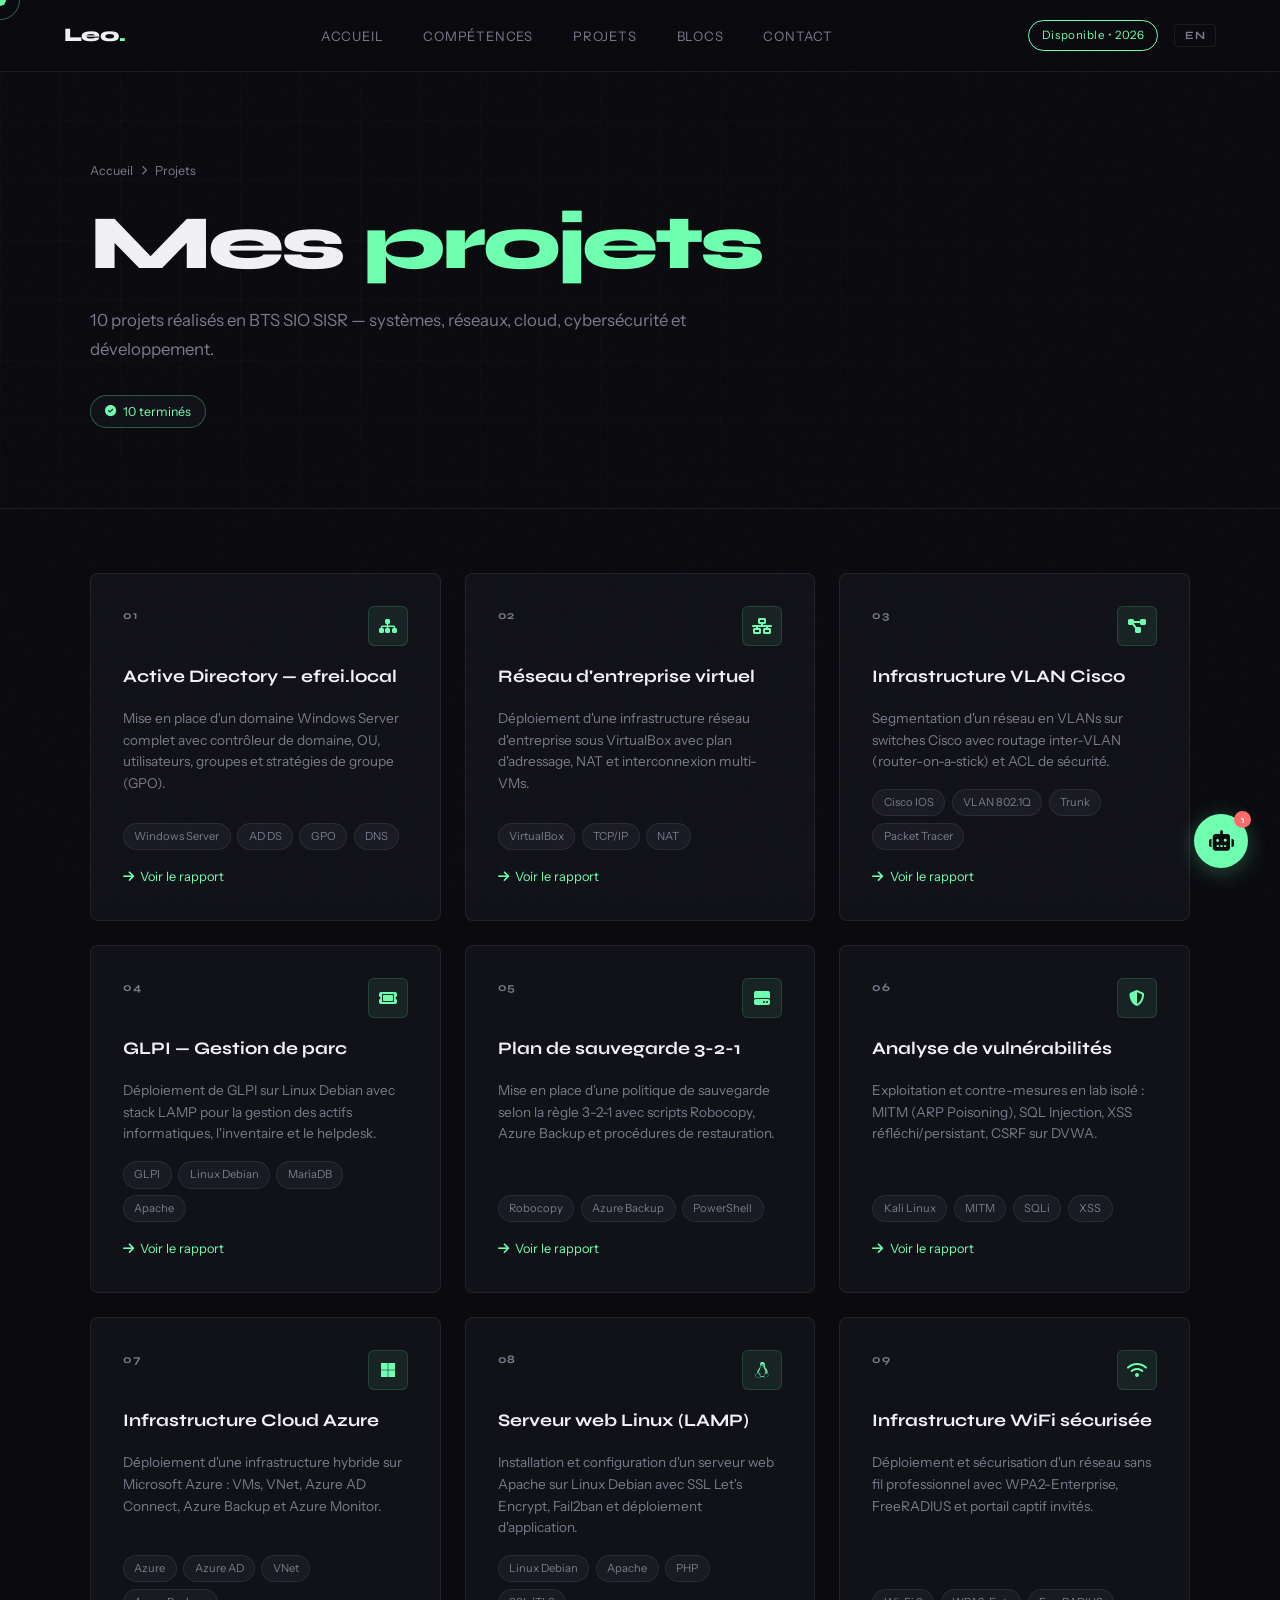
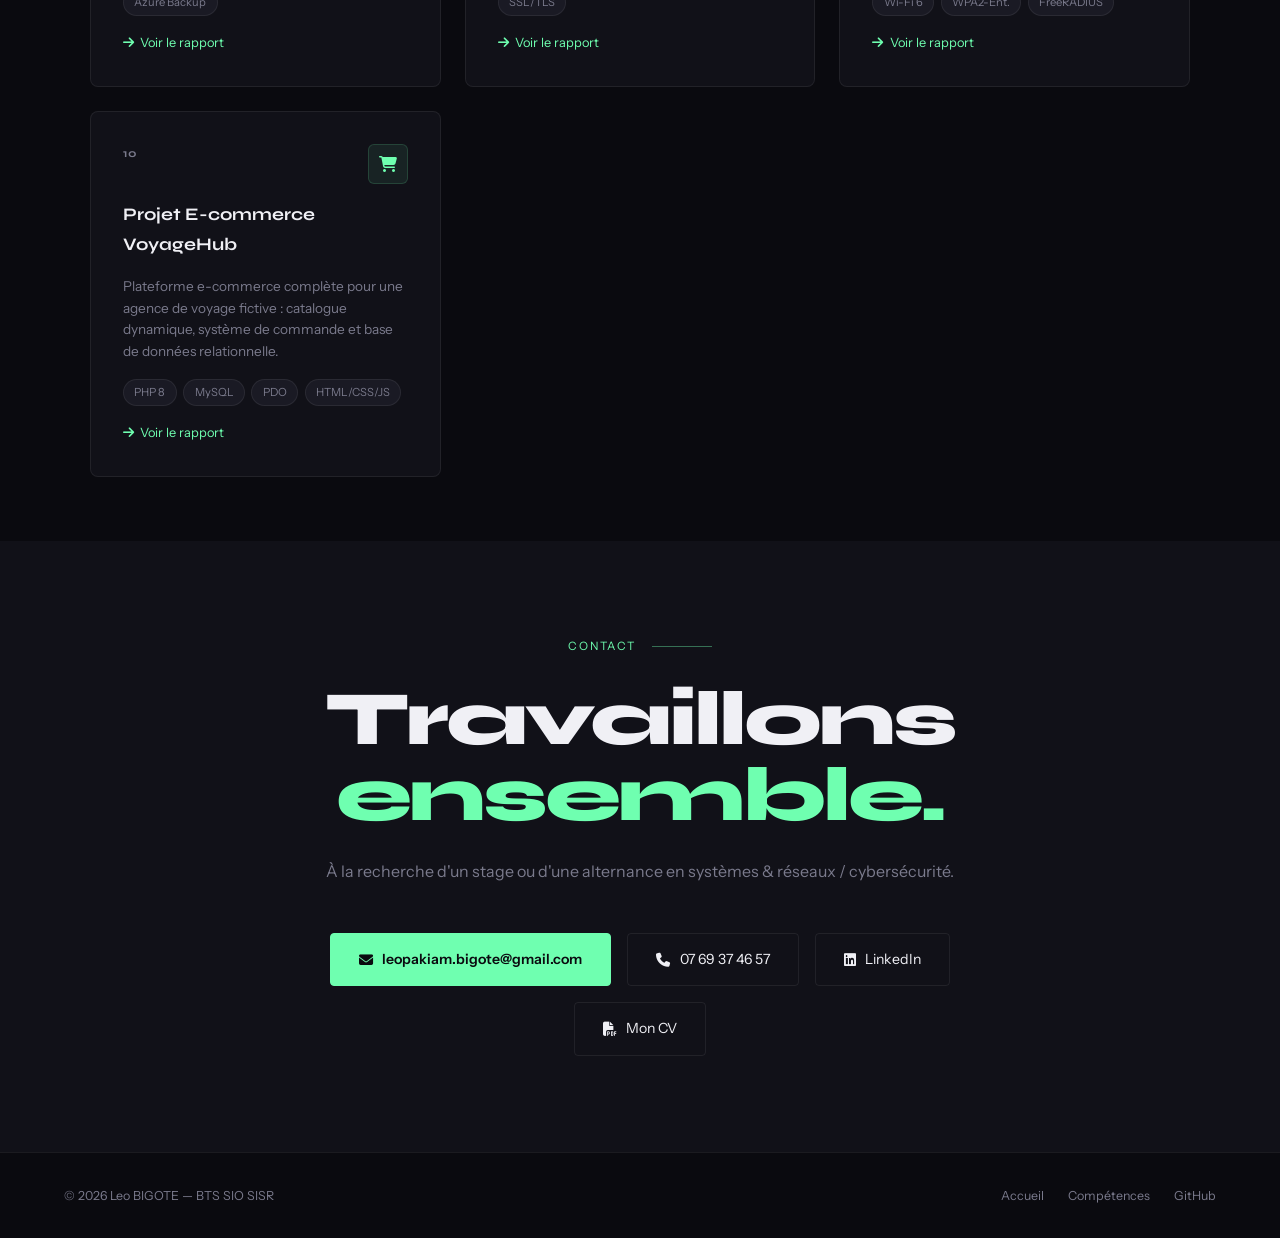
<file: projets.html>
<!DOCTYPE html>
<html lang="fr">
<head>
<meta charset="UTF-8">
<meta name="viewport" content="width=device-width, initial-scale=1.0">
<title>Projets — Leo BIGOTE</title>
<link rel="preconnect" href="https://fonts.googleapis.com">
<link href="https://fonts.googleapis.com/css2?family=Syne:wght@400;700;800&family=Instrument+Sans:wght@400;500&display=swap" rel="stylesheet">
<link rel="stylesheet" href="https://cdnjs.cloudflare.com/ajax/libs/font-awesome/6.5.0/css/all.min.css">
<link rel="stylesheet" href="style.css">
<script async src="https://www.googletagmanager.com/gtag/js?id=G-XXXXXXXXXX"></script>
<script>window.dataLayer=window.dataLayer||[];function gtag(){dataLayer.push(arguments);}gtag('js',new Date());gtag('config','G-XXXXXXXXXX');</script>
</head>
<body>

<div id="cursor"></div>
<div id="cursor-ring"></div>

<nav>
  <a href="index.html" class="nav-logo">Leo<span>.</span></a>
  <ul class="nav-links">
    <li><a href="index.html">Accueil</a></li>
    <li><a href="competences.html">Compétences</a></li>
    <li><a href="projets.html" class="active">Projets</a></li>
    <li><a href="index.html#blocs">Blocs</a></li>
    <li><a href="index.html#contact">Contact</a></li>
  </ul>
  <div class="nav-right">
    <span class="nav-badge">Disponible • 2026</span>
    <button class="hamburger" id="hamburger" aria-label="Menu">
      <span></span><span></span><span></span>
    </button>
  </div>
</nav>
<div class="mobile-nav" id="mobile-nav">
  <a href="index.html">Accueil</a>
  <a href="competences.html">Compétences</a>
  <a href="projets.html">Projets</a>
  <a href="index.html#blocs">Blocs</a>
  <a href="index.html#contact">Contact</a>
</div>

<div class="page-hero">
  <div class="hero-grid-bg"></div>
  <div class="page-hero-inner">
    <div class="breadcrumb">
      <a href="index.html">Accueil</a>
      <i class="fa-solid fa-chevron-right"></i>
      <span>Projets</span>
    </div>
    <h1 class="page-title">Mes <span>projets</span></h1>
    <p class="page-subtitle">10 projets réalisés en BTS SIO SISR — systèmes, réseaux, cloud, cybersécurité et développement.</p>
    <div class="page-meta">
      <span class="meta-badge done"><i class="fa-solid fa-circle-check"></i> 10 terminés</span>
    </div>
  </div>
</div>

<div class="projets-page">
  <div class="projets-page-inner">
    <div class="projets-grid">

      <a href="projet-ad.html" class="projet-card reveal">
        <div class="projet-card-header">
          <span class="projet-card-num">01</span>
          <div class="projet-card-icon"><i class="fa-solid fa-sitemap"></i></div>
        </div>
        <h3>Active Directory — efrei.local</h3>
        <p>Mise en place d'un domaine Windows Server complet avec contrôleur de domaine, OU, utilisateurs, groupes et stratégies de groupe (GPO).</p>
        <div class="projet-card-tags">
          <span class="tag">Windows Server</span>
          <span class="tag">AD DS</span>
          <span class="tag">GPO</span>
          <span class="tag">DNS</span>
        </div>
        <div class="projet-card-cta"><i class="fa-solid fa-arrow-right"></i> Voir le rapport</div>
      </a>

      <a href="projet-reseau.html" class="projet-card reveal">
        <div class="projet-card-header">
          <span class="projet-card-num">02</span>
          <div class="projet-card-icon"><i class="fa-solid fa-network-wired"></i></div>
        </div>
        <h3>Réseau d'entreprise virtuel</h3>
        <p>Déploiement d'une infrastructure réseau d'entreprise sous VirtualBox avec plan d'adressage, NAT et interconnexion multi-VMs.</p>
        <div class="projet-card-tags">
          <span class="tag">VirtualBox</span>
          <span class="tag">TCP/IP</span>
          <span class="tag">NAT</span>
        </div>
        <div class="projet-card-cta"><i class="fa-solid fa-arrow-right"></i> Voir le rapport</div>
      </a>

      <a href="projet-vlan.html" class="projet-card reveal">
        <div class="projet-card-header">
          <span class="projet-card-num">03</span>
          <div class="projet-card-icon"><i class="fa-solid fa-diagram-project"></i></div>
        </div>
        <h3>Infrastructure VLAN Cisco</h3>
        <p>Segmentation d'un réseau en VLANs sur switches Cisco avec routage inter-VLAN (router-on-a-stick) et ACL de sécurité.</p>
        <div class="projet-card-tags">
          <span class="tag">Cisco IOS</span>
          <span class="tag">VLAN 802.1Q</span>
          <span class="tag">Trunk</span>
          <span class="tag">Packet Tracer</span>
        </div>
        <div class="projet-card-cta"><i class="fa-solid fa-arrow-right"></i> Voir le rapport</div>
      </a>

      <a href="projet-glpi.html" class="projet-card reveal">
        <div class="projet-card-header">
          <span class="projet-card-num">04</span>
          <div class="projet-card-icon"><i class="fa-solid fa-ticket"></i></div>
        </div>
        <h3>GLPI — Gestion de parc</h3>
        <p>Déploiement de GLPI sur Linux Debian avec stack LAMP pour la gestion des actifs informatiques, l'inventaire et le helpdesk.</p>
        <div class="projet-card-tags">
          <span class="tag">GLPI</span>
          <span class="tag">Linux Debian</span>
          <span class="tag">MariaDB</span>
          <span class="tag">Apache</span>
        </div>
        <div class="projet-card-cta"><i class="fa-solid fa-arrow-right"></i> Voir le rapport</div>
      </a>

      <a href="projet-sauvegarde.html" class="projet-card reveal">
        <div class="projet-card-header">
          <span class="projet-card-num">05</span>
          <div class="projet-card-icon"><i class="fa-solid fa-hard-drive"></i></div>
        </div>
        <h3>Plan de sauvegarde 3-2-1</h3>
        <p>Mise en place d'une politique de sauvegarde selon la règle 3-2-1 avec scripts Robocopy, Azure Backup et procédures de restauration.</p>
        <div class="projet-card-tags">
          <span class="tag">Robocopy</span>
          <span class="tag">Azure Backup</span>
          <span class="tag">PowerShell</span>
        </div>
        <div class="projet-card-cta"><i class="fa-solid fa-arrow-right"></i> Voir le rapport</div>
      </a>

      <a href="projet-securite.html" class="projet-card reveal">
        <div class="projet-card-header">
          <span class="projet-card-num">06</span>
          <div class="projet-card-icon"><i class="fa-solid fa-shield-halved"></i></div>
        </div>
        <h3>Analyse de vulnérabilités</h3>
        <p>Exploitation et contre-mesures en lab isolé : MITM (ARP Poisoning), SQL Injection, XSS réfléchi/persistant, CSRF sur DVWA.</p>
        <div class="projet-card-tags">
          <span class="tag">Kali Linux</span>
          <span class="tag">MITM</span>
          <span class="tag">SQLi</span>
          <span class="tag">XSS</span>
        </div>
        <div class="projet-card-cta"><i class="fa-solid fa-arrow-right"></i> Voir le rapport</div>
      </a>

      <a href="projet-azure.html" class="projet-card reveal">
        <div class="projet-card-header">
          <span class="projet-card-num">07</span>
          <div class="projet-card-icon"><i class="fa-brands fa-microsoft"></i></div>
        </div>
        <h3>Infrastructure Cloud Azure</h3>
        <p>Déploiement d'une infrastructure hybride sur Microsoft Azure : VMs, VNet, Azure AD Connect, Azure Backup et Azure Monitor.</p>
        <div class="projet-card-tags">
          <span class="tag">Azure</span>
          <span class="tag">Azure AD</span>
          <span class="tag">VNet</span>
          <span class="tag">Azure Backup</span>
        </div>
        <div class="projet-card-cta"><i class="fa-solid fa-arrow-right"></i> Voir le rapport</div>
      </a>

      <a href="projet-serveur-web.html" class="projet-card reveal">
        <div class="projet-card-header">
          <span class="projet-card-num">08</span>
          <div class="projet-card-icon"><i class="fa-brands fa-linux"></i></div>
        </div>
        <h3>Serveur web Linux (LAMP)</h3>
        <p>Installation et configuration d'un serveur web Apache sur Linux Debian avec SSL Let's Encrypt, Fail2ban et déploiement d'application.</p>
        <div class="projet-card-tags">
          <span class="tag">Linux Debian</span>
          <span class="tag">Apache</span>
          <span class="tag">PHP</span>
          <span class="tag">SSL/TLS</span>
        </div>
        <div class="projet-card-cta"><i class="fa-solid fa-arrow-right"></i> Voir le rapport</div>
      </a>

      <a href="projet-wifi.html" class="projet-card reveal">
        <div class="projet-card-header">
          <span class="projet-card-num">09</span>
          <div class="projet-card-icon"><i class="fa-solid fa-wifi"></i></div>
        </div>
        <h3>Infrastructure WiFi sécurisée</h3>
        <p>Déploiement et sécurisation d'un réseau sans fil professionnel avec WPA2-Enterprise, FreeRADIUS et portail captif invités.</p>
        <div class="projet-card-tags">
          <span class="tag">Wi-Fi 6</span>
          <span class="tag">WPA2-Ent.</span>
          <span class="tag">FreeRADIUS</span>
        </div>
        <div class="projet-card-cta"><i class="fa-solid fa-arrow-right"></i> Voir le rapport</div>
      </a>

      <a href="ecommerce.html" class="projet-card reveal">
        <div class="projet-card-header">
          <span class="projet-card-num">10</span>
          <div class="projet-card-icon"><i class="fa-solid fa-cart-shopping"></i></div>
        </div>
        <h3>Projet E-commerce VoyageHub</h3>
        <p>Plateforme e-commerce complète pour une agence de voyage fictive : catalogue dynamique, système de commande et base de données relationnelle.</p>
        <div class="projet-card-tags">
          <span class="tag">PHP 8</span>
          <span class="tag">MySQL</span>
          <span class="tag">PDO</span>
          <span class="tag">HTML/CSS/JS</span>
        </div>
        <div class="projet-card-cta"><i class="fa-solid fa-arrow-right"></i> Voir le rapport</div>
      </a>

    </div>
  </div>
</div>

<section id="contact" style="background: var(--surface); text-align:center;">
  <div class="contact-inner">
    <div class="section-label" style="justify-content:center;">Contact</div>
    <h2 class="contact-title">Travaillons<br><span>ensemble.</span></h2>
    <p class="contact-sub">À la recherche d'un stage ou d'une alternance en systèmes & réseaux / cybersécurité.</p>
    <div class="contact-links">
      <a href="mailto:leopakiam.bigote@gmail.com" class="contact-link primary"><i class="fa-solid fa-envelope"></i> leopakiam.bigote@gmail.com</a>
      <a href="tel:0769374657" class="contact-link"><i class="fa-solid fa-phone"></i> 07 69 37 46 57</a>
      <a href="https://www.linkedin.com/in/leo-bigote/" target="_blank" class="contact-link"><i class="fa-brands fa-linkedin"></i> LinkedIn</a>
      <a href="viewer.html?doc=cv" target="_blank" class="contact-link"><i class="fa-solid fa-file-pdf"></i> Mon CV</a>
    </div>
  </div>
</section>

<footer>
  <span>© 2026 Leo BIGOTE — BTS SIO SISR</span>
  <div class="footer-links">
    <a href="index.html">Accueil</a>
    <a href="competences.html">Compétences</a>
    <a href="https://github.com/Leo121205" target="_blank">GitHub</a>
  </div>
</footer>

<script src="main.js"></script>
<script src="i18n.js"></script>
<script src="chatbot.js"></script>
</body>
</html>
</file>
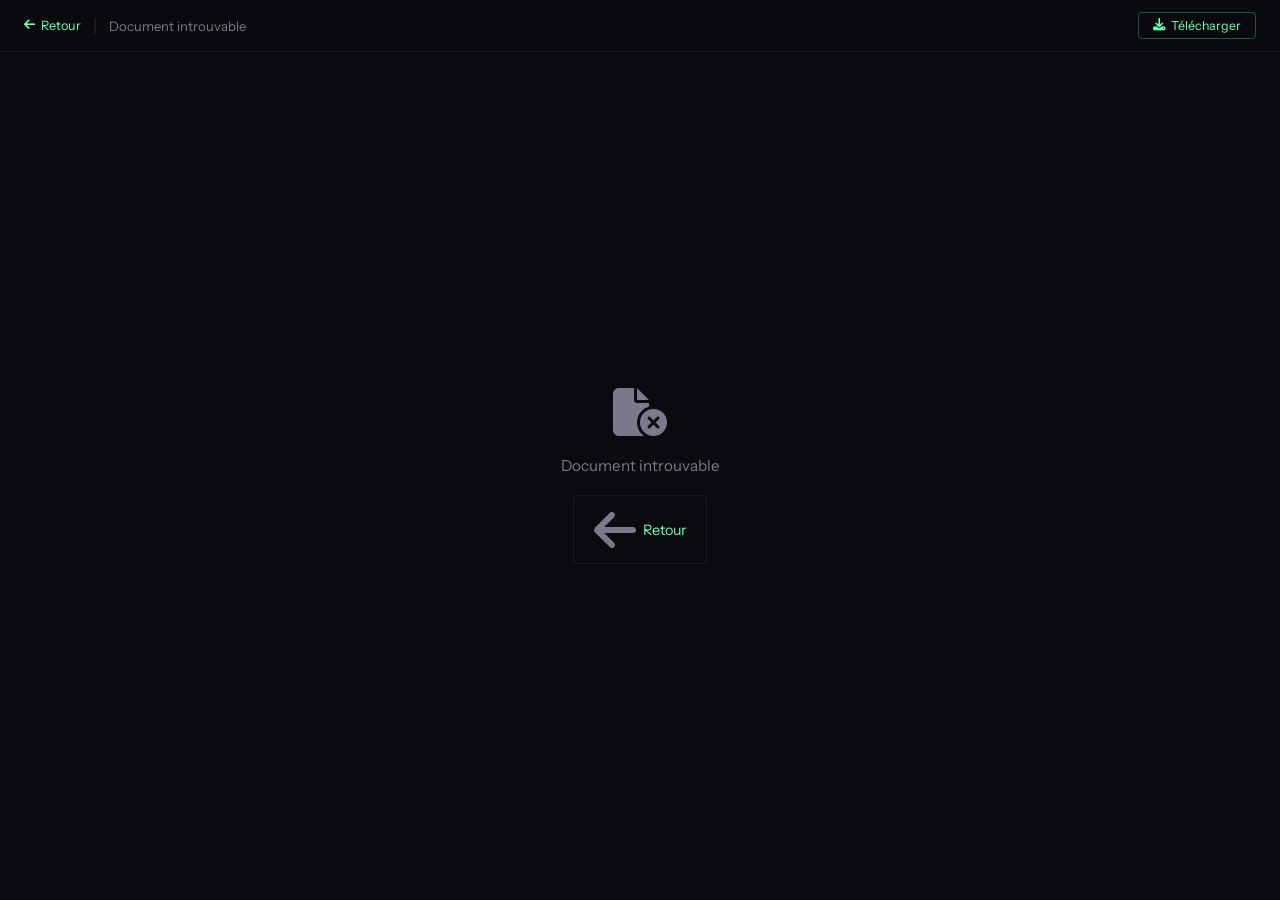
<file: viewer.html>
<!DOCTYPE html>
<html lang="fr">
<head>
<meta charset="UTF-8">
<meta name="viewport" content="width=device-width, initial-scale=1.0">
<title>Document — Leo BIGOTE</title>
<link rel="preconnect" href="https://fonts.googleapis.com">
<link href="https://fonts.googleapis.com/css2?family=Syne:wght@400;700;800&family=Instrument+Sans:wght@400;500&display=swap" rel="stylesheet">
<link rel="stylesheet" href="https://cdnjs.cloudflare.com/ajax/libs/font-awesome/6.5.0/css/all.min.css">
<style>
*,*::before,*::after{margin:0;padding:0;box-sizing:border-box}
:root{--bg:#0a0a0f;--surface:#111118;--accent:#6fffb0;--text:#f0f0f5;--muted:#7a7a8c;--border:rgba(255,255,255,0.07);--font-display:'Syne',sans-serif;--font-body:'Instrument Sans',sans-serif}
html,body{height:100%;background:var(--bg);color:var(--text);font-family:var(--font-display)}
.vbar{
  position:fixed;top:0;left:0;right:0;height:52px;
  background:rgba(10,10,15,0.96);
  border-bottom:1px solid var(--border);
  display:flex;align-items:center;gap:0.75rem;
  padding:0 1.5rem;backdrop-filter:blur(20px);z-index:10;
}
.vbar-back{
  color:var(--accent);text-decoration:none;
  font-size:0.8rem;display:flex;align-items:center;gap:0.4rem;
  background:none;border:none;cursor:pointer;padding:0;
  font-family:var(--font-body);transition:opacity 0.2s;flex-shrink:0;
}
.vbar-back:hover{opacity:0.75}
.vbar-sep{color:rgba(255,255,255,0.12);user-select:none;flex-shrink:0}
.vbar-title{
  font-size:0.82rem;color:var(--muted);
  white-space:nowrap;overflow:hidden;text-overflow:ellipsis;flex:1;
  font-family:var(--font-body);
}
.vbar-dl{
  color:var(--accent);text-decoration:none;
  font-size:0.78rem;display:flex;align-items:center;gap:0.4rem;
  padding:0.3rem 0.85rem;
  border:1px solid rgba(111,255,176,0.3);
  border-radius:4px;transition:all 0.2s;white-space:nowrap;
  font-family:var(--font-body);flex-shrink:0;
}
.vbar-dl:hover{background:rgba(111,255,176,0.1)}
iframe{
  position:fixed;top:52px;left:0;right:0;bottom:0;
  width:100%;height:calc(100% - 52px);border:none;
}
.vbar-err{
  position:fixed;top:52px;left:0;right:0;bottom:0;
  display:none;flex-direction:column;align-items:center;
  justify-content:center;gap:1.25rem;padding:2rem;
}
.vbar-err i{font-size:3rem;color:var(--muted)}
.vbar-err p{color:var(--muted);font-family:var(--font-body);font-size:0.95rem}
.vbar-err .vbar-back{font-size:0.9rem;padding:0.6rem 1.25rem;border:1px solid var(--border);border-radius:4px}
</style>
</head>
<body>
<div class="vbar">
  <button class="vbar-back" onclick="history.length>1?history.back():location.href='index.html'">
    <i class="fa-solid fa-arrow-left"></i> Retour
  </button>
  <span class="vbar-sep">|</span>
  <span class="vbar-title" id="vbar-title">Chargement…</span>
  <a class="vbar-dl" id="vbar-dl" href="#"><i class="fa-solid fa-download"></i> Télécharger</a>
</div>
<iframe id="pdf-frame" title="Document PDF"></iframe>
<div class="vbar-err" id="vbar-err">
  <i class="fa-solid fa-file-circle-xmark"></i>
  <p>Document introuvable</p>
  <button class="vbar-back" onclick="history.length>1?history.back():location.href='index.html'">
    <i class="fa-solid fa-arrow-left"></i> Retour
  </button>
</div>

<script>
const DOCS = {
  c1:        { title: 'C1 — Recensement des ressources numériques',  file: 'C1_Recensement_Ressources_Numeriques.pdf' },
  c7:        { title: 'C7 — Collecte et suivi des demandes',          file: 'C7_Collecte_Suivi_Demandes.pdf' },
  c11:       { title: 'C11 — Référencement des services en ligne',    file: 'C11_Referencement_Services_En_Ligne.pdf' },
  c14:       { title: 'C14 — Planification des activités',            file: 'C14_Planification_Activites.pdf' },
  c17:       { title: 'C17 — Déploiement d\'un service',              file: 'C17_Deploiement_Service.pdf' },
  synthese:  { title: 'Tableau de synthèse BTS SIO',                  file: 'Tableau_de_synthese.pdf' },
  cv:        { title: 'CV — Leo BIGOTE — Alternance 2026',            file: 'CV Leo Alternance 2026.pdf' },
  rapport_ad:{ title: 'Rapport — Active Directory efrei.local',       file: 'rapport-ad.pdf' },
};

const params = new URLSearchParams(location.search);
const key    = params.get('doc') || '';
const doc    = DOCS[key];

if (doc) {
  document.title = doc.title + ' — Leo BIGOTE';
  document.getElementById('vbar-title').textContent = doc.title;
  const path = 'documents/' + doc.file;
  document.getElementById('pdf-frame').src = path;
  const dl = document.getElementById('vbar-dl');
  dl.href     = path;
  dl.download = doc.file;
} else {
  document.getElementById('pdf-frame').style.display = 'none';
  document.getElementById('vbar-err').style.display  = 'flex';
  document.getElementById('vbar-title').textContent  = 'Document introuvable';
}
</script>
</body>
</html>
</file>
<file: style.css>
/* Leo BIGOTE — BTS SIO SISR — Shared Styles */
*, *::before, *::after { margin: 0; padding: 0; box-sizing: border-box; }

:root {
  --bg: #0a0a0f;
  --surface: #111118;
  --surface2: #1a1a24;
  --accent: #6fffb0;
  --accent2: #00c9ff;
  --text: #f0f0f5;
  --muted: #7a7a8c;
  --border: rgba(255,255,255,0.07);
  --radius: 8px;
  --font-display: 'Syne', sans-serif;
  --font-body: 'Instrument Sans', sans-serif;
  --max-w: 1100px;
}

html { scroll-behavior: smooth; }

body {
  background: var(--bg);
  color: var(--text);
  font-family: var(--font-body);
  font-size: 16px;
  line-height: 1.7;
  overflow-x: hidden;
  cursor: none;
}

/* ===== CURSOR ===== */
#cursor {
  width: 12px; height: 12px;
  background: var(--accent);
  border-radius: 50%;
  position: fixed;
  pointer-events: none;
  z-index: 9999;
  transform: translate(-50%,-50%);
  transition: width 0.3s, height 0.3s;
  mix-blend-mode: difference;
}
#cursor-ring {
  width: 40px; height: 40px;
  border: 1px solid rgba(111,255,176,0.4);
  border-radius: 50%;
  position: fixed;
  pointer-events: none;
  z-index: 9998;
  transform: translate(-50%,-50%);
  transition: all 0.15s ease;
}

body::before {
  content: '';
  position: fixed;
  inset: 0;
  background-image: url("data:image/svg+xml,%3Csvg viewBox='0 0 200 200' xmlns='http://www.w3.org/2000/svg'%3E%3Cfilter id='n'%3E%3CfeTurbulence type='fractalNoise' baseFrequency='0.9' numOctaves='4' stitchTiles='stitch'/%3E%3C/filter%3E%3Crect width='100%25' height='100%25' filter='url(%23n)' opacity='0.04'/%3E%3C/svg%3E");
  pointer-events: none;
  z-index: 1000;
  opacity: 0.4;
}

/* ===== NAV ===== */
nav {
  position: fixed;
  top: 0; left: 0; right: 0;
  z-index: 600;
  padding: 1.2rem 4rem;
  display: flex;
  justify-content: space-between;
  align-items: center;
  backdrop-filter: blur(20px);
  background: rgba(10,10,15,0.85);
  border-bottom: 1px solid var(--border);
}
.nav-logo {
  font-family: var(--font-display);
  font-size: 1.2rem;
  font-weight: 800;
  color: var(--text);
  text-decoration: none;
  letter-spacing: -0.03em;
}
.nav-logo span { color: var(--accent); }
.nav-links { display: flex; gap: 2.5rem; list-style: none; }
.nav-links a {
  color: var(--muted);
  text-decoration: none;
  font-size: 0.82rem;
  letter-spacing: 0.06em;
  text-transform: uppercase;
  transition: color 0.3s;
  position: relative;
}
.nav-links a::after {
  content: '';
  position: absolute;
  bottom: -4px; left: 0;
  width: 0; height: 1px;
  background: var(--accent);
  transition: width 0.3s;
}
.nav-links a:hover, .nav-links a.active { color: var(--text); }
.nav-links a:hover::after, .nav-links a.active::after { width: 100%; }
.nav-right { display: flex; align-items: center; gap: 1rem; }
.nav-badge {
  font-size: 0.72rem;
  padding: 0.3rem 0.8rem;
  border: 1px solid var(--accent);
  color: var(--accent);
  border-radius: 100px;
  letter-spacing: 0.05em;
  white-space: nowrap;
}

/* Hamburger */
.hamburger {
  display: none;
  flex-direction: column;
  justify-content: center;
  gap: 5px;
  background: none;
  border: none;
  cursor: pointer;
  padding: 4px;
  width: 34px; height: 34px;
}
.hamburger span {
  display: block;
  width: 22px; height: 2px;
  background: var(--text);
  border-radius: 2px;
  transition: all 0.3s;
}
.hamburger.open span:nth-child(1) { transform: translateY(7px) rotate(45deg); }
.hamburger.open span:nth-child(2) { opacity: 0; transform: scaleX(0); }
.hamburger.open span:nth-child(3) { transform: translateY(-7px) rotate(-45deg); }

.mobile-nav {
  display: none;
  position: fixed;
  top: 65px; left: 0; right: 0; bottom: 0;
  background: rgba(10,10,15,0.97);
  backdrop-filter: blur(20px);
  z-index: 590;
  flex-direction: column;
  align-items: center;
  justify-content: center;
  gap: 2.5rem;
  border-top: 1px solid var(--border);
}
.mobile-nav.open { display: flex; }
.mobile-nav a {
  font-family: var(--font-display);
  font-size: 2rem;
  font-weight: 800;
  color: var(--muted);
  text-decoration: none;
  letter-spacing: -0.03em;
  transition: color 0.3s;
}
.mobile-nav a:hover { color: var(--accent); }

/* ===== HERO (index) ===== */
#accueil {
  min-height: 100vh;
  display: flex;
  align-items: center;
  padding: 8rem 4rem 4rem;
  position: relative;
  overflow: hidden;
}
#bg3d { position: absolute; inset: 0; width: 100%; height: 100%; z-index: 1; pointer-events: none; }
.hero-grid-bg {
  position: absolute; inset: 0;
  background-image:
    linear-gradient(rgba(111,255,176,0.03) 1px, transparent 1px),
    linear-gradient(90deg, rgba(111,255,176,0.03) 1px, transparent 1px);
  background-size: 60px 60px;
  mask-image: radial-gradient(ellipse 80% 60% at 50% 50%, black, transparent);
  z-index: 0;
}
.hero-content { position: relative; z-index: 2; max-width: 820px; }
.hero-tag {
  display: inline-flex;
  align-items: center;
  gap: 0.5rem;
  font-size: 0.78rem;
  letter-spacing: 0.1em;
  text-transform: uppercase;
  color: var(--accent);
  margin-bottom: 2rem;
  opacity: 0;
  animation: fadeUp 0.8s 0.2s forwards;
}
.hero-tag::before {
  content: '';
  width: 6px; height: 6px;
  background: var(--accent);
  border-radius: 50%;
  animation: blink 1.5s infinite;
}
@keyframes blink { 0%,100%{opacity:1} 50%{opacity:0.2} }
.hero-name {
  font-family: var(--font-display);
  font-size: clamp(3.5rem, 9vw, 7rem);
  font-weight: 800;
  line-height: 0.95;
  letter-spacing: -0.04em;
  margin-bottom: 0.5rem;
  opacity: 0;
  animation: fadeUp 0.8s 0.4s forwards;
}
.hero-name .line2 { color: var(--accent); }
.hero-sub {
  font-size: 1.05rem;
  color: var(--muted);
  max-width: 520px;
  margin: 1.5rem 0 2.5rem;
  opacity: 0;
  animation: fadeUp 0.8s 0.6s forwards;
}
.hero-sub strong { color: var(--text); font-weight: 500; }
.hero-actions {
  display: flex;
  gap: 1rem;
  flex-wrap: wrap;
  opacity: 0;
  animation: fadeUp 0.8s 0.8s forwards;
}
.hero-scroll {
  position: absolute;
  bottom: 2rem; left: 50%;
  transform: translateX(-50%);
  display: flex; flex-direction: column; align-items: center; gap: 0.5rem;
  color: var(--muted); font-size: 0.72rem; letter-spacing: 0.1em;
  text-transform: uppercase;
  animation: fadeIn 1s 1.5s both;
  z-index: 2;
}
.scroll-line {
  width: 1px; height: 50px;
  background: linear-gradient(var(--accent), transparent);
  animation: scrollDrop 2s ease-in-out infinite;
}
@keyframes scrollDrop {
  0% { transform: scaleY(0); transform-origin: top; }
  50% { transform: scaleY(1); transform-origin: top; }
  51% { transform: scaleY(1); transform-origin: bottom; }
  100% { transform: scaleY(0); transform-origin: bottom; }
}

/* ===== PAGE HERO (inner pages) ===== */
.page-hero {
  padding: 10rem 4rem 5rem;
  position: relative;
  overflow: hidden;
  border-bottom: 1px solid var(--border);
}
.page-hero-inner { max-width: var(--max-w); margin: 0 auto; position: relative; z-index: 2; }
.page-hero .hero-grid-bg {
  mask-image: radial-gradient(ellipse 100% 100% at 20% 50%, black, transparent);
}
.breadcrumb {
  font-size: 0.78rem;
  color: var(--muted);
  margin-bottom: 1.5rem;
  display: flex;
  align-items: center;
  gap: 0.5rem;
}
.breadcrumb a { color: var(--muted); text-decoration: none; transition: color 0.2s; }
.breadcrumb a:hover { color: var(--accent); }
.breadcrumb i { font-size: 0.6rem; }
.page-title {
  font-family: var(--font-display);
  font-size: clamp(2.5rem, 6vw, 5rem);
  font-weight: 800;
  letter-spacing: -0.04em;
  line-height: 1;
  margin-bottom: 1.5rem;
}
.page-title span { color: var(--accent); }
.page-subtitle { color: var(--muted); font-size: 1.05rem; max-width: 600px; margin-bottom: 2rem; }
.page-meta { display: flex; gap: 0.75rem; flex-wrap: wrap; align-items: center; }
.meta-badge {
  display: inline-flex;
  align-items: center;
  gap: 0.4rem;
  padding: 0.3rem 0.9rem;
  background: var(--surface);
  border: 1px solid var(--border);
  border-radius: 100px;
  font-size: 0.78rem;
  color: var(--muted);
}
.meta-badge i { color: var(--accent); font-size: 0.7rem; }
.meta-badge.done { border-color: rgba(111,255,176,0.3); color: var(--accent); }

/* ===== BUTTONS ===== */
.btn-primary {
  padding: 0.85rem 2rem;
  background: var(--accent);
  color: #0a0a0f;
  text-decoration: none;
  border-radius: 4px;
  font-weight: 600;
  font-size: 0.9rem;
  letter-spacing: 0.02em;
  transition: all 0.3s;
  display: inline-flex;
  align-items: center;
  gap: 0.5rem;
}
.btn-primary:hover { opacity: 0.85; transform: translateY(-1px); }
.btn-outline {
  padding: 0.85rem 2rem;
  border: 1px solid var(--border);
  color: var(--text);
  text-decoration: none;
  border-radius: 4px;
  font-size: 0.9rem;
  letter-spacing: 0.02em;
  transition: all 0.3s;
  display: inline-flex;
  align-items: center;
  gap: 0.5rem;
}
.btn-outline:hover { border-color: var(--accent); color: var(--accent); }
.btn-download {
  display: inline-flex;
  align-items: center;
  gap: 0.6rem;
  padding: 0.85rem 1.75rem;
  background: rgba(111,255,176,0.1);
  border: 1px solid rgba(111,255,176,0.3);
  color: var(--accent);
  text-decoration: none;
  border-radius: 4px;
  font-size: 0.88rem;
  font-weight: 500;
  transition: all 0.3s;
  cursor: pointer;
}
.btn-download:hover { background: var(--accent); color: #0a0a0f; border-color: var(--accent); }

/* ===== SECTIONS ===== */
section, .section-wrap { padding: 6rem 4rem; position: relative; }
.section-inner { max-width: var(--max-w); margin: 0 auto; }
.section-label {
  font-size: 0.72rem;
  letter-spacing: 0.16em;
  text-transform: uppercase;
  color: var(--accent);
  margin-bottom: 0.75rem;
  display: flex; align-items: center; gap: 1rem;
}
.section-label::after {
  content: '';
  flex: 1; max-width: 60px;
  height: 1px;
  background: var(--accent);
  opacity: 0.4;
}
.section-title {
  font-family: var(--font-display);
  font-size: clamp(2rem, 4vw, 3.2rem);
  font-weight: 800;
  letter-spacing: -0.03em;
  margin-bottom: 3rem;
  line-height: 1;
}

/* ===== ABOUT ===== */
#about { background: var(--surface); }
.about-grid {
  display: grid;
  grid-template-columns: 1fr 1fr;
  gap: 5rem;
  align-items: start;
  max-width: var(--max-w);
  margin: 0 auto;
}
.about-photo-placeholder {
  width: 100%; max-width: 260px;
  aspect-ratio: 4/5;
  background: var(--surface2);
  border: 2px dashed rgba(111,255,176,0.25);
  border-radius: var(--radius);
  display: flex;
  flex-direction: column;
  align-items: center;
  justify-content: center;
  gap: 0.75rem;
  color: var(--muted);
  font-size: 0.82rem;
  text-align: center;
  padding: 1rem;
  margin-bottom: 1.5rem;
}
.about-photo-placeholder i { font-size: 2.5rem; color: var(--accent); opacity: 0.4; }
.about-photo {
  width: 100%; max-width: 260px;
  border-radius: var(--radius);
  border: 1px solid var(--border);
  object-fit: cover;
  aspect-ratio: 4/5;
  display: block;
  margin-bottom: 1.5rem;
}
.about-text p { color: var(--muted); margin-bottom: 1.5rem; font-size: 1rem; }
.about-text p strong { color: var(--text); }
.about-stats {
  display: grid;
  grid-template-columns: 1fr 1fr;
  gap: 1rem;
  margin-top: 2rem;
}
.stat-card {
  background: var(--surface2);
  border: 1px solid var(--border);
  border-radius: var(--radius);
  padding: 1.5rem;
  position: relative;
  overflow: hidden;
  transition: border-color 0.3s;
}
.stat-card::before {
  content: '';
  position: absolute;
  top: 0; left: 0; right: 0; height: 2px;
  background: linear-gradient(90deg, var(--accent), transparent);
  transform: scaleX(0); transform-origin: left;
  transition: transform 0.4s;
}
.stat-card:hover::before { transform: scaleX(1); }
.stat-card:hover { border-color: rgba(111,255,176,0.2); }
.stat-num {
  font-family: var(--font-display);
  font-size: 2.2rem;
  font-weight: 800;
  color: var(--accent);
  line-height: 1;
  margin-bottom: 0.25rem;
}
.stat-label { font-size: 0.78rem; color: var(--muted); }
.about-info { display: flex; flex-direction: column; gap: 1rem; }
.info-block {
  background: var(--surface2);
  border: 1px solid var(--border);
  border-radius: var(--radius);
  padding: 1.25rem 1.5rem;
  transition: all 0.3s;
}
.info-block:hover { border-color: rgba(111,255,176,0.3); transform: translateX(6px); }
.info-block h4 {
  font-family: var(--font-display);
  font-size: 0.88rem;
  color: var(--accent);
  margin-bottom: 0.3rem;
  font-weight: 700;
  display: flex;
  align-items: center;
  gap: 0.5rem;
}
.info-block p { color: var(--muted); font-size: 0.88rem; line-height: 1.5; }
.info-block a { color: var(--accent); text-decoration: none; }
.info-block a:hover { text-decoration: underline; }

/* ===== SKILLS ===== */
.skills-cat { margin-bottom: 3.5rem; }
.skills-cat-title {
  font-family: var(--font-display);
  font-size: 1.05rem;
  font-weight: 700;
  color: var(--text);
  margin-bottom: 1.25rem;
  display: flex;
  align-items: center;
  gap: 0.75rem;
  padding-bottom: 0.75rem;
  border-bottom: 1px solid var(--border);
}
.skills-cat-title i { color: var(--accent); }
.skills-grid {
  display: grid;
  grid-template-columns: repeat(auto-fit, minmax(200px, 1fr));
  gap: 1rem;
}
.skill-item {
  background: var(--surface);
  border: 1px solid var(--border);
  border-radius: var(--radius);
  padding: 1.25rem 1.5rem;
  transition: all 0.3s;
}
.skill-item:hover { border-color: rgba(111,255,176,0.3); }
.skill-header { display: flex; justify-content: space-between; align-items: center; margin-bottom: 0.75rem; }
.skill-name { font-size: 0.88rem; font-weight: 500; color: var(--text); }
.skill-pct { font-size: 0.75rem; color: var(--accent); font-family: var(--font-display); font-weight: 700; }
.skill-bar { height: 2px; background: var(--border); border-radius: 100px; overflow: hidden; }
.skill-fill {
  height: 100%;
  background: linear-gradient(90deg, var(--accent), var(--accent2));
  border-radius: 100px;
  transform: scaleX(0);
  transform-origin: left;
  transition: transform 1.2s cubic-bezier(0.23, 1, 0.32, 1);
}

/* Cybersecurity section */
.cybersecu-grid {
  display: grid;
  grid-template-columns: repeat(auto-fit, minmax(260px, 1fr));
  gap: 1rem;
}
.cybersecu-card {
  background: var(--surface);
  border: 1px solid rgba(111,255,176,0.15);
  border-radius: var(--radius);
  padding: 1.5rem;
  transition: all 0.3s;
  position: relative;
  overflow: hidden;
}
.cybersecu-card::before {
  content: '';
  position: absolute; left: 0; top: 0; bottom: 0;
  width: 3px;
  background: var(--accent);
  opacity: 0.5;
}
.cybersecu-card:hover { border-color: rgba(111,255,176,0.35); transform: translateY(-3px); }
.cybersecu-card h4 {
  font-family: var(--font-display);
  font-size: 0.92rem;
  color: var(--accent);
  margin-bottom: 0.5rem;
  display: flex;
  align-items: center;
  gap: 0.5rem;
}
.cybersecu-card p { font-size: 0.84rem; color: var(--muted); line-height: 1.5; }

/* ===== BLOCS ===== */
.blocs-wrapper { background: var(--surface); padding: 6rem 4rem; }
.blocs-grid {
  display: grid;
  grid-template-columns: repeat(auto-fit, minmax(280px, 1fr));
  gap: 1rem;
}
.bloc-card {
  background: var(--surface2);
  border: 1px solid var(--border);
  border-radius: var(--radius);
  padding: 1.5rem;
  text-decoration: none;
  display: flex;
  align-items: flex-start;
  gap: 1.2rem;
  transition: all 0.3s;
}
.bloc-card:hover { border-color: rgba(111,255,176,0.3); transform: translateY(-3px); }
.bloc-icon {
  width: 44px; height: 44px;
  background: rgba(111,255,176,0.08);
  border: 1px solid rgba(111,255,176,0.2);
  border-radius: var(--radius);
  display: flex; align-items: center; justify-content: center;
  font-family: var(--font-display);
  font-size: 0.75rem; font-weight: 800;
  color: var(--accent); flex-shrink: 0; margin-top: 2px;
}
.bloc-info { flex: 1; min-width: 0; }
.bloc-num { font-size: 0.7rem; color: var(--muted); margin-bottom: 0.15rem; }
.bloc-name { font-size: 0.88rem; color: var(--text); font-weight: 500; line-height: 1.3; margin-bottom: 0.4rem; }
.bloc-desc { font-size: 0.78rem; color: var(--muted); line-height: 1.5; margin: 0; }
.bloc-arrow { color: var(--accent); opacity: 0; transition: all 0.3s; margin-left: auto; flex-shrink: 0; margin-top: 2px; }
.bloc-card:hover .bloc-arrow { opacity: 1; transform: translateX(3px); }

/* ===== PROJECTS LIST (index featured) ===== */
#projets { background: var(--surface); }
.projets-inner { max-width: var(--max-w); margin: 0 auto; }
.projet-list { display: flex; flex-direction: column; }
.projet-item {
  display: grid;
  grid-template-columns: 70px 1fr auto auto;
  align-items: center;
  gap: 2rem;
  padding: 2rem 0;
  border-bottom: 1px solid var(--border);
  transition: all 0.3s;
  position: relative;
  text-decoration: none;
  color: inherit;
}
.projet-item::before {
  content: '';
  position: absolute;
  left: -4rem; right: -4rem; top: 0; bottom: 0;
  background: var(--surface2);
  opacity: 0; transition: opacity 0.3s; z-index: 0;
}
.projet-item:hover::before { opacity: 1; }
.projet-item > * { position: relative; z-index: 1; }
.projet-num {
  font-family: var(--font-display);
  font-size: 0.8rem;
  color: var(--muted);
  font-weight: 700;
  letter-spacing: 0.05em;
}
.projet-info h3 {
  font-family: var(--font-display);
  font-size: 1.2rem;
  font-weight: 700;
  margin-bottom: 0.25rem;
  transition: color 0.3s;
}
.projet-item:hover .projet-info h3 { color: var(--accent); }
.projet-info p { font-size: 0.84rem; color: var(--muted); }
.projet-tags { display: flex; gap: 0.4rem; flex-wrap: wrap; justify-content: flex-end; }
.tag {
  padding: 0.2rem 0.65rem;
  background: var(--surface2);
  border: 1px solid var(--border);
  border-radius: 100px;
  font-size: 0.7rem;
  color: var(--muted);
}
.projet-item:hover .tag { border-color: rgba(111,255,176,0.25); color: rgba(111,255,176,0.8); }
.projet-arrow { color: var(--accent); opacity: 0; transition: all 0.3s; }
.projet-item:hover .projet-arrow { opacity: 1; transform: translateX(4px); }

/* ===== PROJECTS GRID (projets.html) ===== */
.projets-page { background: var(--bg); padding: 4rem; }
.projets-page-inner { max-width: var(--max-w); margin: 0 auto; }
.projets-grid {
  display: grid;
  grid-template-columns: repeat(auto-fill, minmax(320px, 1fr));
  gap: 1.5rem;
}
.projet-card {
  background: var(--surface);
  border: 1px solid var(--border);
  border-radius: var(--radius);
  padding: 2rem;
  text-decoration: none;
  display: flex;
  flex-direction: column;
  gap: 1rem;
  transition: all 0.3s;
  position: relative;
  overflow: hidden;
}
.projet-card::before {
  content: '';
  position: absolute; top: 0; left: 0; right: 0; height: 2px;
  background: linear-gradient(90deg, var(--accent), var(--accent2));
  transform: scaleX(0); transform-origin: left;
  transition: transform 0.4s;
}
.projet-card:hover::before { transform: scaleX(1); }
.projet-card:hover { border-color: rgba(111,255,176,0.2); transform: translateY(-4px); }
.projet-card-header { display: flex; justify-content: space-between; align-items: flex-start; }
.projet-card-num {
  font-family: var(--font-display);
  font-size: 0.72rem;
  color: var(--muted);
  font-weight: 700;
  letter-spacing: 0.05em;
}
.projet-card-icon {
  width: 40px; height: 40px;
  background: rgba(111,255,176,0.08);
  border: 1px solid rgba(111,255,176,0.15);
  border-radius: 6px;
  display: flex; align-items: center; justify-content: center;
  color: var(--accent);
  font-size: 1rem;
}
.projet-card h3 {
  font-family: var(--font-display);
  font-size: 1.1rem;
  font-weight: 700;
  color: var(--text);
  transition: color 0.3s;
}
.projet-card:hover h3 { color: var(--accent); }
.projet-card p { font-size: 0.85rem; color: var(--muted); flex: 1; line-height: 1.6; }
.projet-card-tags { display: flex; gap: 0.4rem; flex-wrap: wrap; }
.projet-card .tag { transition: all 0.3s; }
.projet-card:hover .tag { border-color: rgba(111,255,176,0.25); color: rgba(111,255,176,0.8); }
.projet-card-cta { font-size: 0.8rem; color: var(--accent); display: flex; align-items: center; gap: 0.4rem; margin-top: auto; }
.coming-soon { opacity: 0.45; pointer-events: none; }

/* ===== PROJECT REPORT (detail pages) ===== */
.report-wrapper { padding: 4rem; background: var(--bg); }
.report-inner {
  max-width: var(--max-w);
  margin: 0 auto;
  display: grid;
  grid-template-columns: 240px 1fr;
  gap: 4rem;
  align-items: start;
}
.report-sidebar { position: sticky; top: 6rem; }
.sidebar-card {
  background: var(--surface);
  border: 1px solid var(--border);
  border-radius: var(--radius);
  padding: 1.5rem;
  margin-bottom: 1rem;
}
.sidebar-card h5 {
  font-size: 0.68rem;
  letter-spacing: 0.14em;
  text-transform: uppercase;
  color: var(--accent);
  margin-bottom: 1rem;
}
.sidebar-info-item {
  display: flex;
  align-items: flex-start;
  gap: 0.6rem;
  margin-bottom: 0.75rem;
  font-size: 0.84rem;
  line-height: 1.4;
}
.sidebar-info-item:last-child { margin-bottom: 0; }
.sidebar-info-item i { color: var(--accent); margin-top: 0.15rem; font-size: 0.78rem; flex-shrink: 0; width: 14px; text-align: center; }
.sidebar-info-item span { color: var(--muted); }
.sidebar-info-item strong { color: var(--text); display: block; }
.sidebar-techs { display: flex; flex-wrap: wrap; gap: 0.4rem; }
.sidebar-tech {
  padding: 0.2rem 0.6rem;
  background: rgba(111,255,176,0.08);
  border: 1px solid rgba(111,255,176,0.2);
  border-radius: 100px;
  font-size: 0.7rem;
  color: var(--accent);
}
.report-section {
  margin-bottom: 3rem;
  padding-bottom: 3rem;
  border-bottom: 1px solid var(--border);
}
.report-section:last-child { border-bottom: none; margin-bottom: 0; padding-bottom: 0; }
.report-section h2 {
  font-family: var(--font-display);
  font-size: 1.4rem;
  font-weight: 800;
  color: var(--text);
  margin-bottom: 1.25rem;
  display: flex;
  align-items: center;
  gap: 0.75rem;
}
.report-section h2 i { color: var(--accent); font-size: 1rem; }
.report-section h3 {
  font-family: var(--font-display);
  font-size: 1rem;
  font-weight: 700;
  color: var(--accent);
  margin: 1.5rem 0 0.75rem;
}
.report-section p { color: var(--muted); font-size: 0.95rem; margin-bottom: 1rem; line-height: 1.8; }
.report-section p strong { color: var(--text); }
.report-section ul, .report-section ol { color: var(--muted); font-size: 0.92rem; padding-left: 1.5rem; margin-bottom: 1rem; }
.report-section li { margin-bottom: 0.4rem; }
.report-section li strong { color: var(--text); }

.step-list { list-style: none; padding: 0; counter-reset: steps; }
.step-list li {
  counter-increment: steps;
  display: flex;
  align-items: flex-start;
  gap: 1rem;
  padding: 1.25rem;
  background: var(--surface);
  border: 1px solid var(--border);
  border-radius: var(--radius);
  margin-bottom: 0.75rem;
  transition: border-color 0.3s;
}
.step-list li:hover { border-color: rgba(111,255,176,0.2); }
.step-list li::before {
  content: counter(steps, decimal-leading-zero);
  font-family: var(--font-display);
  font-size: 0.78rem;
  font-weight: 800;
  color: var(--accent);
  background: rgba(111,255,176,0.08);
  border: 1px solid rgba(111,255,176,0.2);
  border-radius: 6px;
  width: 36px; height: 36px;
  min-width: 36px;
  display: flex; align-items: center; justify-content: center;
}
.step-content strong { color: var(--text); font-size: 0.9rem; display: block; margin-bottom: 0.2rem; }
.step-content p { color: var(--muted); font-size: 0.84rem; margin: 0; line-height: 1.5; }

.result-grid {
  display: grid;
  grid-template-columns: repeat(auto-fit, minmax(160px, 1fr));
  gap: 1rem;
  margin-top: 1rem;
}
.result-card {
  background: var(--surface);
  border: 1px solid rgba(111,255,176,0.15);
  border-radius: var(--radius);
  padding: 1.25rem;
  text-align: center;
}
.result-card i { color: var(--accent); font-size: 1.4rem; margin-bottom: 0.5rem; display: block; }
.result-card strong { display: block; font-family: var(--font-display); font-size: 1.3rem; font-weight: 800; color: var(--accent); }
.result-card span { font-size: 0.78rem; color: var(--muted); }

.learned-grid {
  display: grid;
  grid-template-columns: repeat(auto-fit, minmax(220px, 1fr));
  gap: 1rem;
}
.learned-item {
  background: var(--surface);
  border: 1px solid var(--border);
  border-radius: var(--radius);
  padding: 1.25rem;
  display: flex;
  align-items: flex-start;
  gap: 0.75rem;
}
.learned-item i { color: var(--accent); flex-shrink: 0; margin-top: 0.15rem; }
.learned-item p { font-size: 0.84rem; color: var(--muted); margin: 0; line-height: 1.5; }

.placeholder-box {
  background: var(--surface);
  border: 2px dashed rgba(111,255,176,0.2);
  border-radius: var(--radius);
  padding: 3rem;
  text-align: center;
  color: var(--muted);
  font-size: 0.9rem;
}
.placeholder-box i { color: var(--accent); font-size: 2rem; margin-bottom: 1rem; display: block; opacity: 0.5; }

.alert-box {
  background: rgba(111,255,176,0.06);
  border: 1px solid rgba(111,255,176,0.2);
  border-radius: var(--radius);
  padding: 1rem 1.25rem;
  display: flex;
  align-items: flex-start;
  gap: 0.75rem;
  font-size: 0.88rem;
  color: var(--muted);
  margin-bottom: 1.5rem;
}
.alert-box i { color: var(--accent); flex-shrink: 0; margin-top: 0.1rem; }

/* ===== CONTACT ===== */
#contact { background: var(--surface); text-align: center; }
.contact-inner { max-width: 700px; margin: 0 auto; }
.contact-title {
  font-family: var(--font-display);
  font-size: clamp(2.5rem, 6vw, 5rem);
  font-weight: 800;
  letter-spacing: -0.04em;
  line-height: 1;
  margin: 1.5rem 0;
}
.contact-title span { color: var(--accent); }
.contact-sub { color: var(--muted); font-size: 1rem; margin-bottom: 3rem; }
.contact-links { display: flex; justify-content: center; gap: 1rem; flex-wrap: wrap; }
.contact-link {
  display: inline-flex;
  align-items: center;
  gap: 0.6rem;
  padding: 0.85rem 1.75rem;
  border: 1px solid var(--border);
  border-radius: 4px;
  color: var(--text);
  text-decoration: none;
  font-size: 0.88rem;
  transition: all 0.3s;
}
.contact-link:hover { border-color: var(--accent); color: var(--accent); }
.contact-link.primary { background: var(--accent); color: #0a0a0f; border-color: var(--accent); font-weight: 600; }
.contact-link.primary:hover { background: transparent; color: var(--accent); }

/* ===== FOOTER ===== */
footer {
  padding: 2rem 4rem;
  border-top: 1px solid var(--border);
  display: flex;
  justify-content: space-between;
  align-items: center;
  font-size: 0.78rem;
  color: var(--muted);
  background: var(--bg);
}
.footer-links { display: flex; gap: 1.5rem; }
.footer-links a { color: var(--muted); text-decoration: none; transition: color 0.3s; }
.footer-links a:hover { color: var(--accent); }

/* ===== ANIMATIONS ===== */
@keyframes fadeUp {
  from { opacity: 0; transform: translateY(30px); }
  to { opacity: 1; transform: translateY(0); }
}
@keyframes fadeIn { from { opacity: 0; } to { opacity: 1; } }
.reveal {
  opacity: 0;
  transform: translateY(35px);
  transition: all 0.8s cubic-bezier(0.23, 1, 0.32, 1);
}
.reveal.visible { opacity: 1; transform: translateY(0); }

/* ===== RESPONSIVE ===== */
@media (max-width: 1024px) {
  .report-inner { grid-template-columns: 1fr; }
  .report-sidebar { position: static; }
}
@media (max-width: 768px) {
  nav { padding: 1.1rem 1.5rem; }
  .nav-links { display: none; }
  .nav-badge { display: none; }
  .hamburger { display: flex; }
  section, .section-wrap, .blocs-wrapper, .projets-page, .report-wrapper { padding: 4rem 1.5rem; }
  .page-hero { padding: 8rem 1.5rem 3rem; }
  #accueil { padding: 7rem 1.5rem 4rem; }
  .about-grid { grid-template-columns: 1fr; gap: 2.5rem; }
  .projet-item { grid-template-columns: 50px 1fr; }
  .projet-tags, .projet-arrow { display: none; }
  .projets-grid { grid-template-columns: 1fr; }
  footer { flex-direction: column; gap: 1rem; text-align: center; padding: 2rem 1.5rem; }
  .footer-links { justify-content: center; }
  .contact-links { flex-direction: column; align-items: center; }
  .contact-link { width: 100%; max-width: 320px; justify-content: center; }
  .cybersecu-grid { grid-template-columns: 1fr; }
  .result-grid { grid-template-columns: 1fr 1fr; }
  .hero-actions { flex-direction: column; align-items: flex-start; }
}
@media (max-width: 480px) {
  .about-stats { grid-template-columns: 1fr 1fr; }
  .result-grid { grid-template-columns: 1fr; }
  .skills-grid { grid-template-columns: 1fr; }
}

/* ===== LANGUAGE TOGGLE ===== */
.lang-toggle {
  font-size: 0.7rem;
  padding: 0.25rem 0.6rem;
  border: 1px solid var(--border);
  color: var(--muted);
  background: none;
  border-radius: 4px;
  cursor: pointer;
  font-family: var(--font-display);
  font-weight: 700;
  letter-spacing: 0.06em;
  transition: all 0.25s;
}
.lang-toggle:hover { border-color: var(--accent); color: var(--accent); }

/* ===== CONTACT FORM ===== */
.contact-divider {
  width: 100%; max-width: 560px; margin: 2.5rem auto 0;
  height: 1px; background: var(--border);
}
.contact-form-title {
  font-family: var(--font-display);
  font-size: 0.78rem;
  letter-spacing: 0.12em;
  text-transform: uppercase;
  color: var(--accent);
  margin: 2rem 0 1.25rem;
  text-align: center;
}
.contact-form {
  width: 100%;
  max-width: 560px;
  margin: 0 auto;
  display: flex;
  flex-direction: column;
  gap: 0.8rem;
}
.form-row { display: flex; gap: 0.8rem; }
.form-row .form-group { flex: 1; }
.form-group { display: flex; flex-direction: column; }
.form-input, .form-textarea {
  background: var(--surface2);
  border: 1px solid var(--border);
  border-radius: var(--radius);
  padding: 0.8rem 1rem;
  color: var(--text);
  font-family: var(--font-body);
  font-size: 0.88rem;
  transition: border-color 0.25s;
  outline: none;
  width: 100%;
}
.form-input:focus, .form-textarea:focus { border-color: rgba(111,255,176,0.4); }
.form-input::placeholder, .form-textarea::placeholder { color: var(--muted); }
.form-textarea { resize: vertical; min-height: 110px; }
.form-submit {
  align-self: center;
  border: none;
  cursor: pointer;
  font-family: var(--font-body);
  margin-top: 0.25rem;
}
.form-msg {
  min-height: 1.2rem;
  font-size: 0.83rem;
  text-align: center;
  transition: all 0.3s;
}
.form-msg.success { color: var(--accent); }
.form-msg.error   { color: #ff6b6b; }
@media (max-width: 600px) {
  .form-row { flex-direction: column; }
}

/* ===== CHATBOT ===== */
.chatbot-bubble {
  position: fixed;
  bottom: 2rem; right: 2rem;
  width: 54px; height: 54px;
  background: var(--accent);
  border-radius: 50%;
  display: flex; align-items: center; justify-content: center;
  cursor: pointer;
  z-index: 800;
  box-shadow: 0 4px 22px rgba(111,255,176,0.28);
  transition: all 0.28s;
  border: none;
}
.chatbot-bubble:hover { transform: scale(1.09); box-shadow: 0 6px 30px rgba(111,255,176,0.45); }
.chatbot-bubble i { color: #0a0a0f; font-size: 1.25rem; }
.cb-notif {
  position: absolute; top: -3px; right: -3px;
  width: 17px; height: 17px;
  background: #ff6b6b; border-radius: 50%;
  font-size: 0.6rem; color: #fff;
  display: flex; align-items: center; justify-content: center;
  font-weight: 700; font-family: var(--font-display);
}
.chatbot-window {
  position: fixed;
  bottom: 5.5rem; right: 2rem;
  width: 340px; max-height: 490px;
  background: var(--surface);
  border: 1px solid var(--border);
  border-radius: 14px;
  box-shadow: 0 20px 60px rgba(0,0,0,0.55);
  z-index: 800;
  display: flex; flex-direction: column;
  overflow: hidden;
  transform: scale(0.88) translateY(12px);
  opacity: 0;
  pointer-events: none;
  transition: all 0.25s cubic-bezier(0.23,1,0.32,1);
  transform-origin: bottom right;
}
.chatbot-window.open { transform: scale(1) translateY(0); opacity: 1; pointer-events: all; }
.chatbot-header {
  padding: 0.9rem 1.1rem;
  border-bottom: 1px solid var(--border);
  display: flex; align-items: center; gap: 0.7rem;
  flex-shrink: 0;
}
.chatbot-avatar {
  width: 34px; height: 34px;
  background: rgba(111,255,176,0.1);
  border: 1px solid rgba(111,255,176,0.25);
  border-radius: 50%;
  display: flex; align-items: center; justify-content: center;
  color: var(--accent); font-size: 0.85rem;
  flex-shrink: 0;
}
.chatbot-header-info { flex: 1; }
.chatbot-header-info strong { display: block; font-size: 0.86rem; color: var(--text); }
.chatbot-close {
  background: none; border: none; cursor: pointer;
  color: var(--muted); font-size: 1rem;
  transition: color 0.2s; padding: 0;
}
.chatbot-close:hover { color: var(--accent); }
.chatbot-messages {
  flex: 1; overflow-y: auto;
  padding: 0.9rem;
  display: flex; flex-direction: column; gap: 0.65rem;
  scrollbar-width: thin; scrollbar-color: var(--border) transparent;
}
.chatbot-msg {
  max-width: 86%; padding: 0.6rem 0.85rem;
  font-size: 0.82rem; line-height: 1.55;
  border-radius: 10px;
}
.chatbot-msg.bot {
  background: var(--surface2); border: 1px solid var(--border);
  color: var(--text); align-self: flex-start;
  border-radius: 2px 10px 10px 10px;
}
.chatbot-msg.user {
  background: rgba(111,255,176,0.1); border: 1px solid rgba(111,255,176,0.2);
  color: var(--accent); align-self: flex-end;
  border-radius: 10px 2px 10px 10px;
}
.chatbot-typing {
  display: flex; gap: 4px; align-items: center;
  padding: 0.6rem 0.85rem; align-self: flex-start;
}
.chatbot-typing span {
  width: 6px; height: 6px; background: var(--muted);
  border-radius: 50%;
  animation: dot-bounce 1.2s ease-in-out infinite;
}
.chatbot-typing span:nth-child(2) { animation-delay: 0.2s; }
.chatbot-typing span:nth-child(3) { animation-delay: 0.4s; }
@keyframes dot-bounce { 0%,80%,100%{transform:translateY(0)} 40%{transform:translateY(-6px)} }
.chatbot-suggestions {
  padding: 0 0.9rem 0.5rem;
  display: flex; flex-wrap: wrap; gap: 0.4rem;
  flex-shrink: 0;
}
.chatbot-suggestion {
  padding: 0.28rem 0.65rem;
  border: 1px solid var(--border); border-radius: 100px;
  font-size: 0.7rem; color: var(--muted);
  background: none; cursor: pointer;
  transition: all 0.2s;
}
.chatbot-suggestion:hover { border-color: var(--accent); color: var(--accent); }
.chatbot-input-area {
  padding: 0.7rem 0.9rem; border-top: 1px solid var(--border);
  display: flex; gap: 0.5rem; flex-shrink: 0;
}
.chatbot-input {
  flex: 1; background: var(--surface2);
  border: 1px solid var(--border); border-radius: 6px;
  padding: 0.55rem 0.8rem; color: var(--text);
  font-size: 0.82rem; font-family: var(--font-body);
  outline: none; transition: border-color 0.2s;
}
.chatbot-input:focus { border-color: rgba(111,255,176,0.3); }
.chatbot-input::placeholder { color: var(--muted); }
.chatbot-send {
  width: 34px; height: 34px; background: var(--accent);
  border: none; border-radius: 6px; color: #0a0a0f;
  cursor: pointer; display: flex; align-items: center; justify-content: center;
  transition: opacity 0.2s; flex-shrink: 0;
}
.chatbot-send:hover { opacity: 0.82; }
@media (max-width: 480px) {
  .chatbot-window { width: calc(100vw - 2rem); right: 1rem; bottom: 4.75rem; }
  .chatbot-bubble { right: 1rem; bottom: 1rem; }
}
</file>
